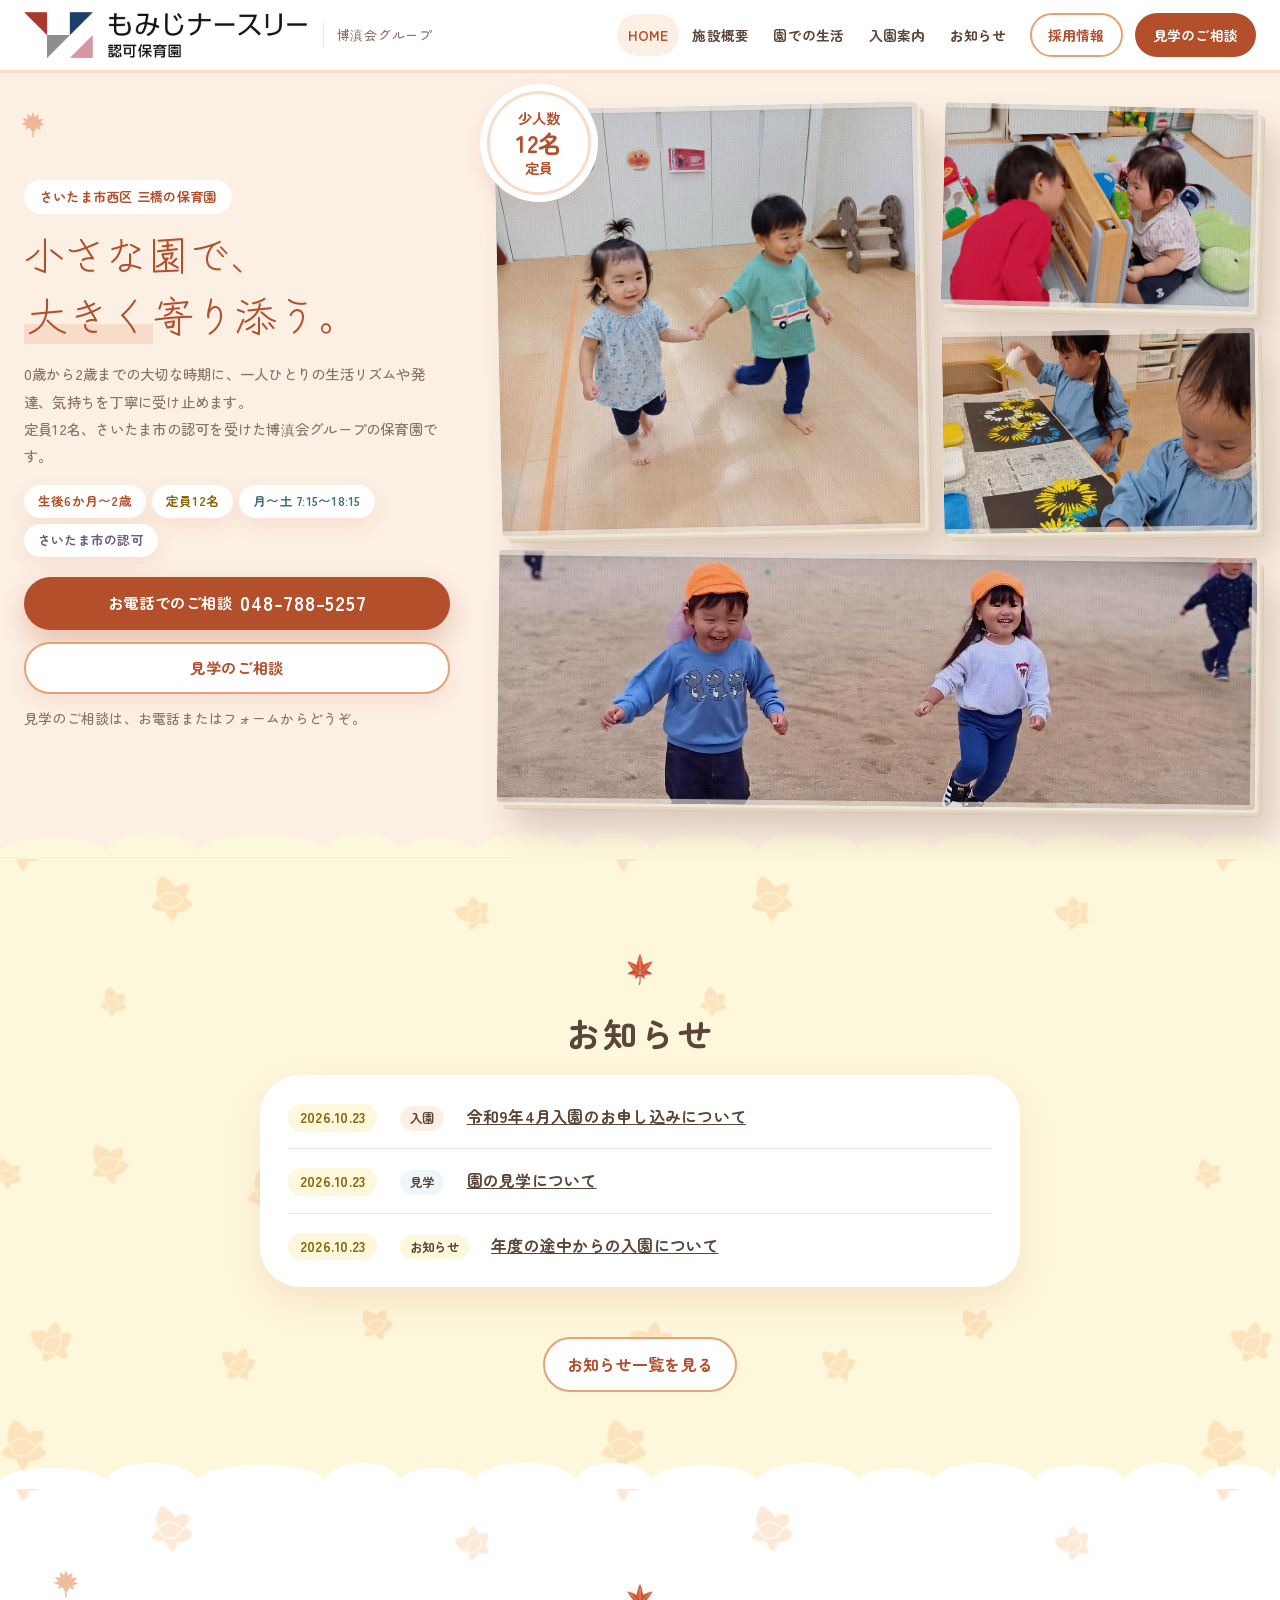
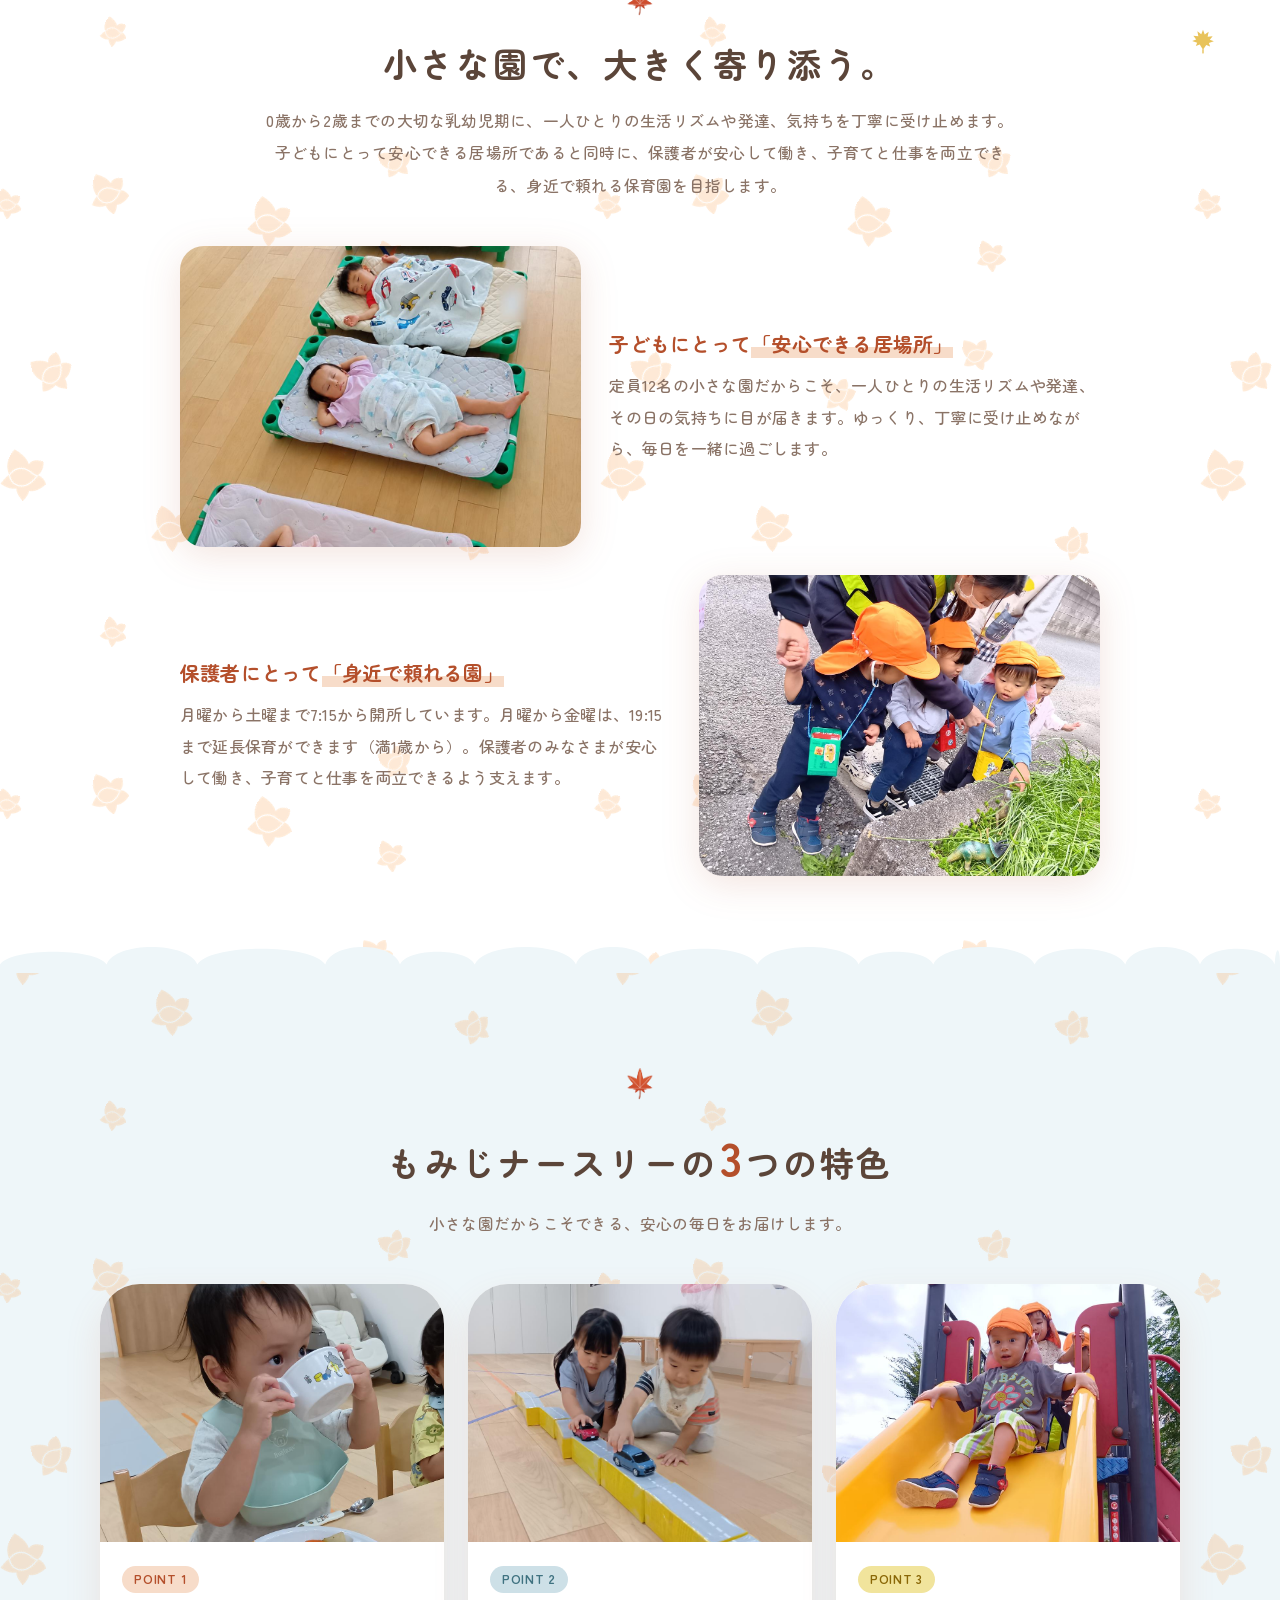
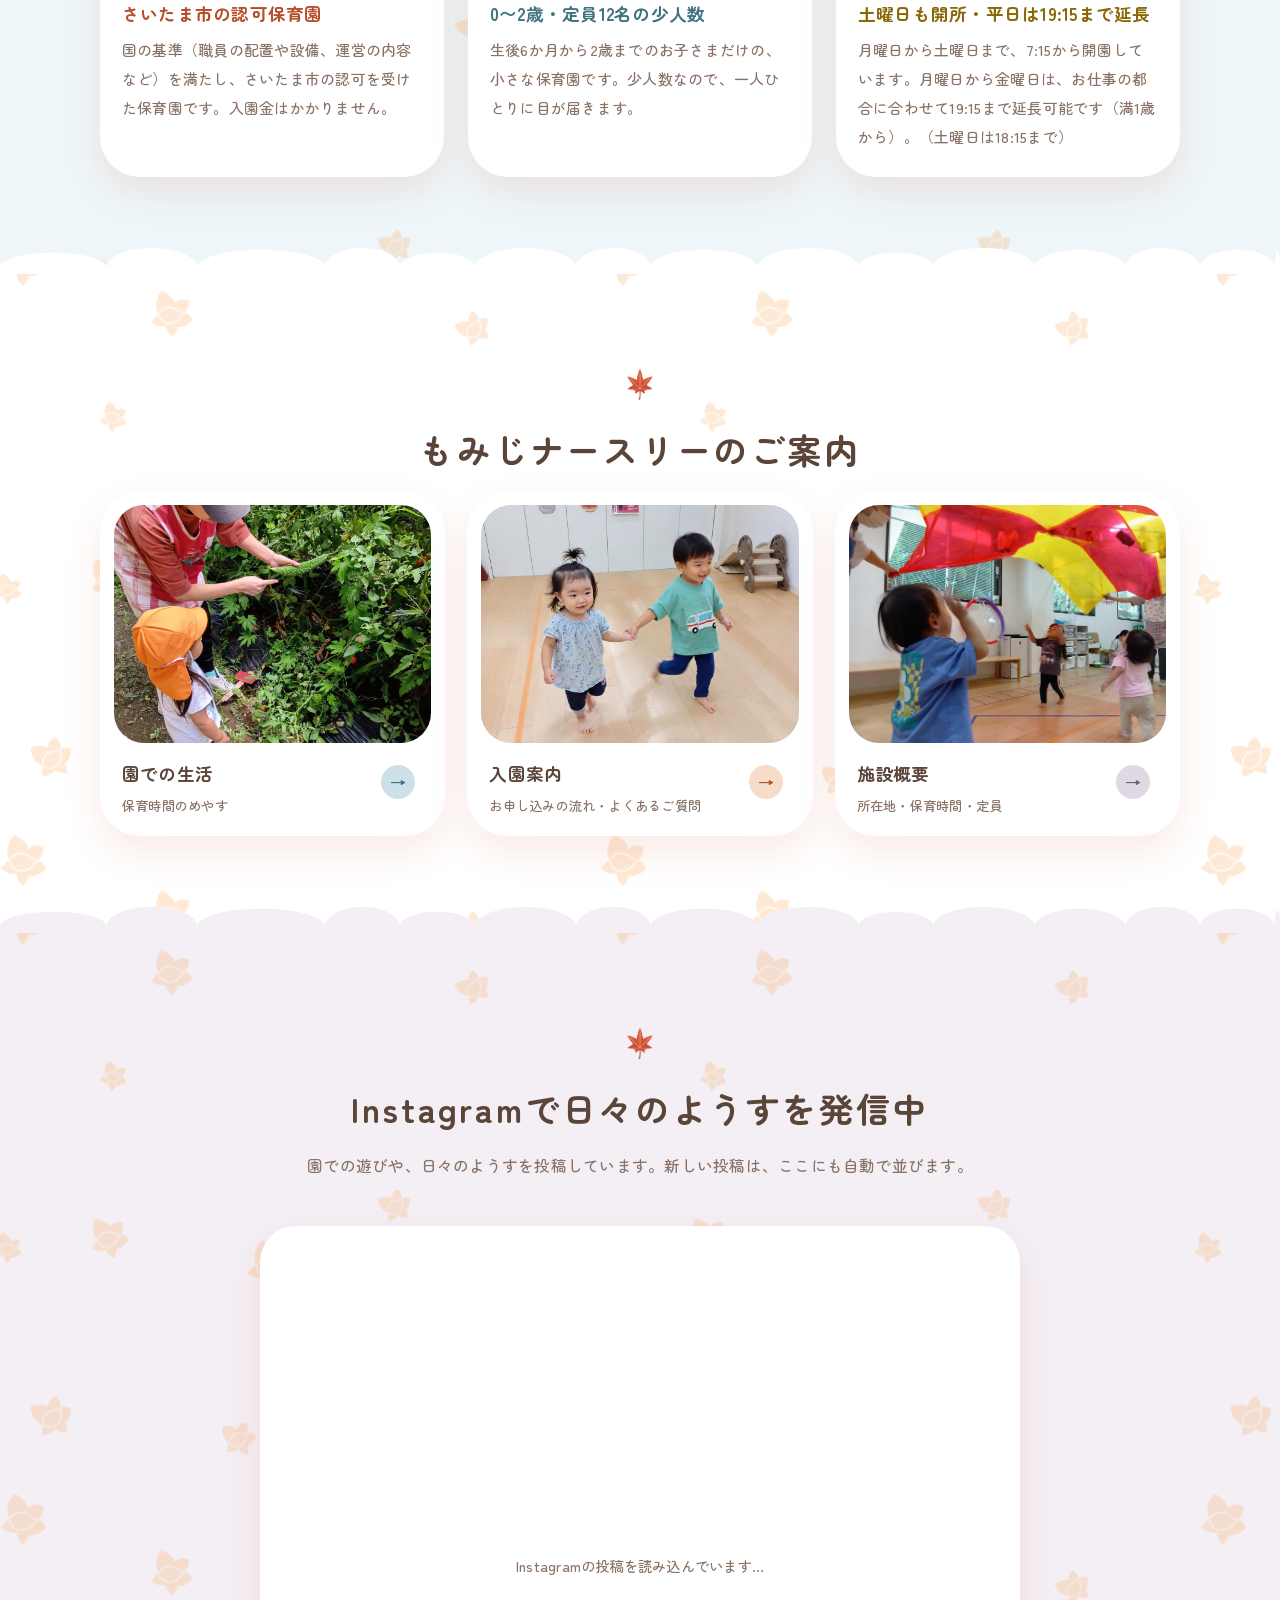
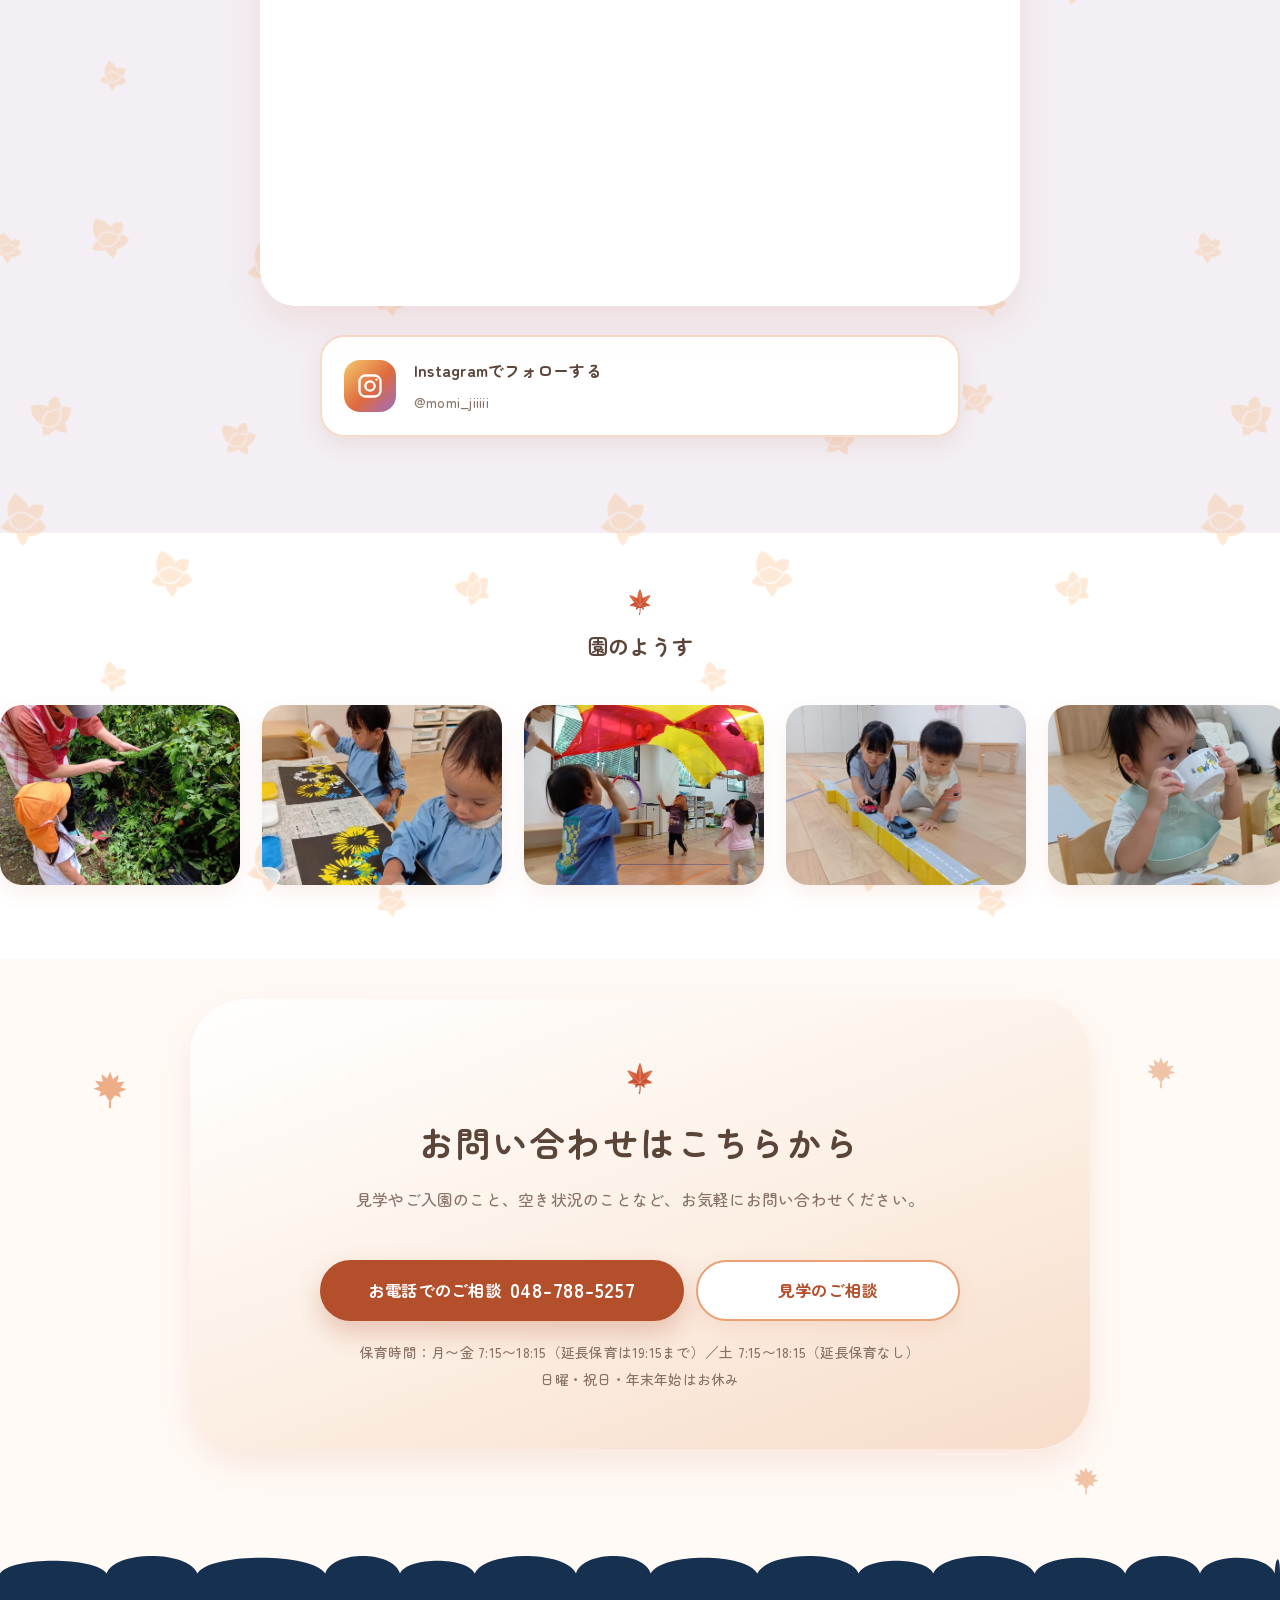
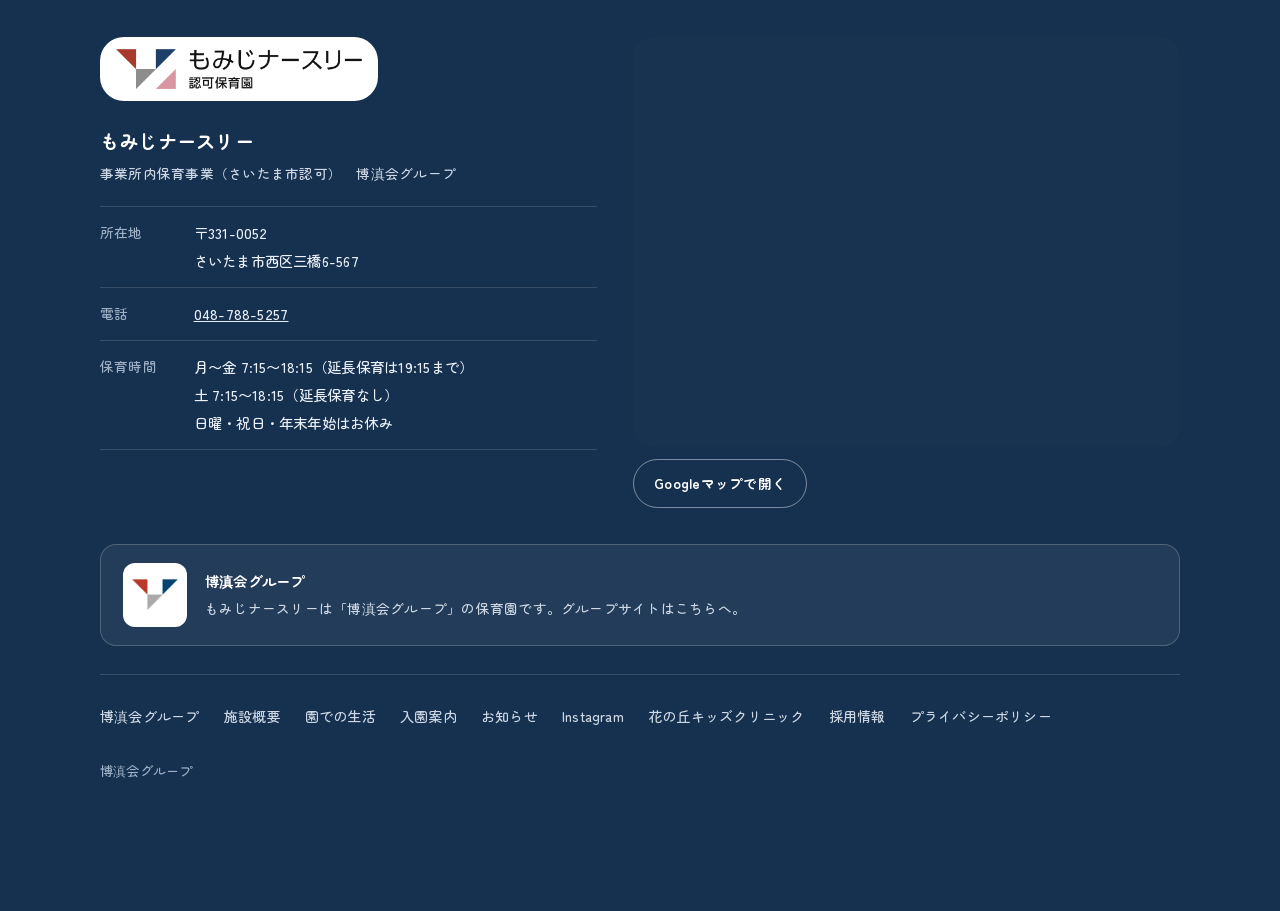
<file: index.html>
<!DOCTYPE html>
<html lang="ja">
<head>
<meta charset="UTF-8">
<meta name="viewport" content="width=device-width, initial-scale=1">
<title>もみじナースリー｜さいたま市西区三橋の0〜2歳児の保育園｜博滇会グループ</title>
<!-- ★お試し公開のあいだは検索結果に出ないようにしています。本番公開のときはこの1行を削除してください★ -->
<meta name="robots" content="noindex,nofollow">
<meta name="description" content="小さな園で、大きく寄り添う。もみじナースリー（さいたま市西区三橋）は、博滇会グループの事業所内保育事業（さいたま市認可）の保育園です。生後6か月〜2歳、定員12名。月〜土 7:15〜18:15（月〜金は延長保育で19:15まで）。">
<link rel="icon" href="momiji-leaf.png">
<link rel="preconnect" href="https://fonts.googleapis.com">
<link rel="preconnect" href="https://fonts.gstatic.com" crossorigin>
<link href="https://fonts.googleapis.com/css2?family=Zen+Maru+Gothic:wght@500;700&display=swap" rel="stylesheet">
<link href="https://fonts.googleapis.com/css2?family=Zen+Kurenaido&display=swap&text=%E3%80%81%E3%80%82%E3%81%86%E3%81%8D%E3%81%8F%E3%81%95%E3%81%98%E3%81%A7%E3%81%AA%E3%81%BF%E3%82%82%E3%82%8A%E3%82%B9%E3%83%8A%E3%83%AA%E3%83%BC%E5%9C%92%E5%A4%A7%E5%AF%84%E5%B0%8F%E6%B7%BB" rel="stylesheet">
<link rel="stylesheet" href="style.css?v=202610301609">
</head>
<body>
<!--
  もみじナースリー（博滇会グループ）　5ページ版　2026-10-23
  作りと構成は、さくらナースリーの5ページ版と同じです。色はもみじの秋の色にしています。
  中身は、さいたま市の施設ページ（もみじナースリー）と市の資料の内容をもとにしています。
  ★写真（harvest1.jpg など15枚）は、ほかのファイルと同じ場所に置いています（2026-10-30）。
-->
<svg width="0" height="0" style="position:absolute" aria-hidden="true">
  <defs>
    <symbol id="i-heart" viewBox="0 0 24 24"><path d="M12 20.5S3.5 15.2 3.5 9.6A4.3 4.3 0 0 1 12 7.5a4.3 4.3 0 0 1 8.5 2.1c0 5.6-8.5 10.9-8.5 10.9z" fill="currentColor"/></symbol>
    <symbol id="i-petal" viewBox="0 0 24 24"><path d="M12 1.5l1.6 4.6 3.6-2.6-.9 4.6 4.6-.6-2.6 3.4 3.7 1.4-4.6 1.6 1.2 3.2-3.6-1.4L12 20l-3-4.7-3.6 1.4 1.2-3.2L2 11.9l3.7-1.4L3.1 7.1l4.6.6-.9-4.6 3.6 2.6z" fill="currentColor"/><path d="M12 20v3" stroke="currentColor" stroke-width="1.3" stroke-linecap="round"/></symbol>
    <symbol id="kid" viewBox="0 0 40 70"><ellipse cx="20" cy="49" rx="11" ry="13" fill="currentColor"/><ellipse cx="9.5" cy="44" rx="3.2" ry="6" fill="currentColor" transform="rotate(25 9.5 44)"/><ellipse cx="30.5" cy="44" rx="3.2" ry="6" fill="currentColor" transform="rotate(-25 30.5 44)"/><ellipse cx="15" cy="64" rx="4" ry="3.6" fill="#f6d8c4"/><ellipse cx="25" cy="64" rx="4" ry="3.6" fill="#f6d8c4"/><circle cx="20" cy="20" r="13" fill="#fbe3d1"/><path d="M7 19c0-8 6-13 13-13s13 5 13 13c-3-3-6-5-9-5-1 2-4 3-8 3-4 0-7 1-9 2z" fill="#a9724a"/><circle cx="15.5" cy="22" r="1.5" fill="#4a3a35"/><circle cx="24.5" cy="22" r="1.5" fill="#4a3a35"/><ellipse cx="12.5" cy="26" rx="2.4" ry="1.6" fill="#f3a5a5" opacity=".75"/><ellipse cx="27.5" cy="26" rx="2.4" ry="1.6" fill="#f3a5a5" opacity=".75"/><path d="M18 26.5q2 1.6 4 0" stroke="#c4705e" stroke-width="1.1" fill="none" stroke-linecap="round"/></symbol>
  </defs>
</svg>
<header class="header">
  <a class="header__id" href="index.html">
    <img class="header__logoimg" src="logo-momiji.png" alt="もみじナースリー 認可保育園" width="836" height="136">
    <span class="group header__grp">博滇会グループ</span>
  </a>
  <nav class="gn" aria-label="サイトのご案内">
    <ul class="gn__list" id="gn-list"><li><a class="gn__a is-cur" href="index.html" aria-current="page">HOME</a></li><li><a class="gn__a" href="about.html">施設概要</a></li><li><a class="gn__a" href="life.html">園での生活</a></li><li><a class="gn__a" href="guide.html">入園案内</a></li><li><a class="gn__a" href="news.html">お知らせ</a></li></ul>
    <!-- ▼法人の採用サイト（うしろの ?utm_... は消さないでください） -->
    <a class="gn__recruit" id="btn-recruit-header" href="https://arwrk.net/recruit/hakushinkai?utm_source=momiji-nursery&amp;utm_medium=site&amp;utm_campaign=recruit" target="_blank" rel="noopener">採用情報</a>
    <a class="gnav__cta gn__cta" id="btn-visit-header" href="https://hakushinkai.jp/contact/?from=momiji-nursery&amp;place=header">見学のご相談</a>
    <button class="gn__toggle" type="button" aria-expanded="false" aria-controls="gn-list" aria-label="メニューを開く">
      <span class="gn__bars" aria-hidden="true"><span></span><span></span><span></span></span><span class="gn__togtxt">メニュー</span>
    </button>
  </nav>
</header>
<!-- ===== 1枚目 ===== -->
<main class="fv dots wave-bottom pink-sec">
  <span class="float float--a" style="width:28px;height:28px;left:1.5%;top:40px;color:var(--pink2)" aria-hidden="true"><svg><use href="#i-petal"/></svg></span>
  <span class="float float--b" style="width:34px;height:34px;right:6%;top:90px;color:var(--yel1)" aria-hidden="true"><svg><use href="#i-petal"/></svg></span>
  <span class="float float--a" style="width:22px;height:22px;left:44%;bottom:70px;color:var(--pink1)" aria-hidden="true"><svg><use href="#i-petal"/></svg></span>
  <span class="float float--b" style="width:24px;height:24px;right:3%;bottom:120px;color:var(--yel2)" aria-hidden="true"><svg><use href="#i-petal"/></svg></span>

  <div class="fv__grid">
    <div class="fv__copy">
      <h1 class="sr-only">もみじナースリー（さいたま市西区三橋）｜0〜2歳児の小さな保育園｜博滇会グループ</h1>
      <span class="fv__place">さいたま市西区 三橋の保育園</span>
      <!-- ★見せ場の一行：事業所のミッション「小さな園で、大きく寄り添う。」★ -->
      <p class="lead" aria-hidden="true"><span>小さな園で、</span><br><span><em>大きく</em>寄り添う。</span></p>
      <p class="fv__text">0歳から2歳までの大切な時期に、一人ひとりの生活リズムや発達、気持ちを丁寧に受け止めます。<br>定員12名、さいたま市の認可を受けた博滇会グループの保育園です。</p>
      <ul class="tags">
        <li>生後6か月〜2歳</li>
        <li>定員12名</li>
        <li>月〜土 7:15〜18:15</li>
        <li>さいたま市の認可</li>
      </ul>
      <div class="actions">
        <a class="btn btn--tel" id="btn-tel" href="tel:0487885257"><span>お電話でのご相談</span><span class="num-t">048-788-5257</span></a>
        <a class="btn btn--visit" id="btn-visit" href="https://hakushinkai.jp/contact/?from=momiji-nursery&amp;place=fv"><span>見学のご相談</span></a>
      </div>
      <p class="fv__note">見学のご相談は、お電話またはフォームからどうぞ。</p>
    </div>

    <div class="fv__photo">
      <span class="fv__badge" aria-hidden="true"><span>少人数<b>12名</b>定員</span></span>
      <div class="collage">
        <figure class="pic c-a"><img src="runin.jpg" style="object-position:50% 48%" alt="保育室をかけっこする子どもたち"></figure>
        <figure class="pic c-b"><img src="toys.jpg" style="object-position:50% 22%" alt="おもちゃで遊ぶ子どもたち"></figure>
        <figure class="pic c-c"><img src="craft.jpg" style="object-position:72% 30%" alt="ひまわりの絵を作る製作あそび"></figure>
        <figure class="pic c-d"><img src="runout.jpg" style="object-position:50% 38%" alt="広場をかけっこする子どもたち"></figure>
      </div>
    </div>
  </div>
</main>

<!-- ===== お知らせ ===== -->
<section class="section section--pink dots wave-top tint-yel yel-sec" aria-labelledby="news-title">
  <div class="wrap">
    <h2 class="h2" id="news-title">お知らせ</h2>
    <ul class="news"><li><time>2026.10.23</time><span class="news__cat k-pink">入園</span><a href="news.html#n-nyuen">令和9年4月入園のお申し込みについて</a></li><li><time>2026.10.23</time><span class="news__cat k-sky">見学</span><a href="news.html#n-kengaku">園の見学について</a></li><li><time>2026.10.23</time><span class="news__cat k-yel">お知らせ</span><a href="news.html#n-tochu">年度の途中からの入園について</a></li></ul>
    <p class="center" style="margin-top:2em"><a class="linkbtn" href="news.html">お知らせ一覧を見る</a></p>
  </div>
</section>

<!-- ===== わたしたちの想い（事業所のミッション） ===== -->
<section class="section section--white wave-top white-sec" aria-labelledby="about-title">
  <span class="float float--a" style="width:30px;height:30px;left:4%;top:80px;color:var(--pink2)" aria-hidden="true"><svg><use href="#i-petal"/></svg></span>
  <span class="float float--b" style="width:26px;height:26px;right:5%;top:140px;color:var(--yel1)" aria-hidden="true"><svg><use href="#i-petal"/></svg></span>
  <div class="wrap">
    <h2 class="h2" id="about-title"><span>小さな園で、</span><span>大きく寄り添う。</span></h2>
    <p class="lede">0歳から2歳までの大切な乳幼児期に、一人ひとりの生活リズムや発達、気持ちを丁寧に受け止めます。子どもにとって安心できる居場所であると同時に、保護者が安心して働き、子育てと仕事を両立できる、身近で頼れる保育園を目指します。</p>
    <div class="hagu">
      <div class="hagu__item">
        <div class="hagu__pic"><img src="nap.jpg" style="object-position:50% 50%" alt="お昼寝の時間" loading="lazy"></div>
        <div class="hagu__body"><h3>子どもにとって<em>「安心できる居場所」</em></h3><p>定員12名の小さな園だからこそ、一人ひとりの生活リズムや発達、その日の気持ちに目が届きます。ゆっくり、丁寧に受け止めながら、毎日を一緒に過ごします。</p></div>
      </div>
      <div class="hagu__item">
        <div class="hagu__pic"><img src="walk.jpg" style="object-position:45% 45%" alt="保育者と手をつないでお散歩" loading="lazy"></div>
        <div class="hagu__body"><h3>保護者にとって<em>「身近で頼れる園」</em></h3><p>月曜から土曜まで7:15から開所しています。月曜から金曜は、19:15まで延長保育ができます（満1歳から）。保護者のみなさまが安心して働き、子育てと仕事を両立できるよう支えます。</p></div>
      </div>
    </div>
  </div>
</section>

<!-- ===== もみじの特色 ===== -->
<section class="section section--pink dots wave-top tint-sky sky-sec" aria-labelledby="feature-title">
  <div class="wrap">
    <h2 class="h2" id="feature-title"><span>もみじナースリーの</span><span><span class="num">3</span>つの特色</span></h2>
    <p class="lede">小さな園だからこそできる、安心の毎日をお届けします。</p>
    <!-- ★3つの特色は、さいたま市のページにある事実だけで作っています。園のおすすめポイントが届いたら差し替えてください -->
    <div class="features features--3">
      <article class="fcard k-pink">
        <div class="fcard__pic"><img src="lunch.jpg" style="object-position:45% 22%" alt="給食を食べる子ども" loading="lazy"></div>
        <div class="fcard__body"><span class="fcard__pt">POINT 1</span><h3>さいたま市の認可保育園</h3><p>国の基準（職員の配置や設備、運営の内容など）を満たし、さいたま市の認可を受けた保育園です。入園金はかかりません。</p></div>
      </article>
      <article class="fcard k-sky">
        <div class="fcard__pic"><img src="cars.jpg" style="object-position:50% 50%" alt="くるまのおもちゃで遊ぶ子どもたち" loading="lazy"></div>
        <div class="fcard__body"><span class="fcard__pt">POINT 2</span><h3>0〜2歳・定員12名の少人数</h3><p>生後6か月から2歳までのお子さまだけの、小さな保育園です。少人数なので、一人ひとりに目が届きます。</p></div>
      </article>
      <article class="fcard k-yel">
        <div class="fcard__pic"><img src="slide.jpg" style="object-position:50% 42%" alt="すべり台で遊ぶ子どもたち" loading="lazy"></div>
        <div class="fcard__body"><span class="fcard__pt">POINT 3</span><h3>土曜日も開所・平日は19:15まで延長</h3><p>月曜日から土曜日まで、7:15から開園しています。月曜日から金曜日は、お仕事の都合に合わせて19:15まで延長可能です（満1歳から）。（土曜日は18:15まで）</p></div>
      </article>
    </div>
  </div>
</section>

<!-- ===== 各ページへの入口 ===== -->
<section class="section section--white wave-top white-sec" aria-labelledby="tiles-title">
  <div class="wrap">
    <h2 class="h2" id="tiles-title"><span>もみじナースリーの</span><span>ご案内</span></h2>
    <div class="tiles">
      <a class="tile k-sky" href="life.html"><img src="harvest1.jpg" style="object-position:35% 45%" alt="" loading="lazy"><span class="tile__t">園での生活<small>保育時間のめやす</small></span></a>
      <a class="tile k-pink" href="guide.html"><img src="runin.jpg" style="object-position:50% 48%" alt="" loading="lazy"><span class="tile__t">入園案内<small>お申し込みの流れ・よくあるご質問</small></span></a>
      <a class="tile k-pur" href="about.html"><img src="balloon.jpg" style="object-position:45% 70%" alt="" loading="lazy"><span class="tile__t">施設概要<small>所在地・保育時間・定員</small></span></a>
    </div>
  </div>
</section>

<!-- ===== Instagram（最新の投稿が自動で並ぶ） ===== -->
<!-- インスタのプロフィールの埋め込み（ログイン不要）。インスタ側の都合で表示されなくなった場合は、下のボタンだけ残ります -->
<section class="section section--pink wave-top tint-pur pur-sec" id="instagram" aria-labelledby="ig-title">
  <div class="wrap">
    <h2 class="h2" id="ig-title"><span>Instagramで</span><span>日々のようすを発信中</span></h2>
    <p class="lede">園での遊びや、日々のようすを投稿しています。新しい投稿は、ここにも自動で並びます。</p>
    <div class="igbox"><p class="igbox__wait" aria-hidden="true">Instagramの投稿を読み込んでいます…</p><iframe src="https://www.instagram.com/momi_jiiiii/embed/" title="もみじナースリーのInstagram"></iframe></div>
    <a class="insta" id="btn-insta-top" href="https://www.instagram.com/momi_jiiiii/" target="_blank" rel="noopener">
      <span class="insta__ico" aria-hidden="true"><svg viewBox="0 0 24 24" fill="none" stroke="#fff" stroke-width="2"><rect x="3" y="3" width="18" height="18" rx="5"/><circle cx="12" cy="12" r="4"/><circle cx="17.5" cy="6.5" r="1" fill="#fff" stroke="none"/></svg></span>
      <span><strong>Instagramでフォローする</strong><small>@momi_jiiiii</small></span>
    </a>
  </div>
</section>
<!-- ===== 園のようす（写真が流れる帯） ===== -->
<section class="strip strip--nocap" aria-label="園のようす">
  <h2 class="strip__ttl">園のようす</h2>
  <div class="strip__track"><figure class="strip__item"><img src="harvest1.jpg" style="object-position:35% 45%" alt="畑で野菜を収穫する子どもと保育者" loading="lazy"></figure><figure class="strip__item"><img src="craft.jpg" style="object-position:72% 30%" alt="ひまわりの絵を作る製作あそび" loading="lazy"></figure><figure class="strip__item"><img src="balloon.jpg" style="object-position:45% 70%" alt="バルーンの下で遊ぶ子どもたち" loading="lazy"></figure><figure class="strip__item"><img src="cars.jpg" style="object-position:50% 50%" alt="くるまのおもちゃで遊ぶ子どもたち" loading="lazy"></figure><figure class="strip__item"><img src="lunch.jpg" style="object-position:45% 22%" alt="給食を食べる子ども" loading="lazy"></figure><figure class="strip__item"><img src="slide.jpg" style="object-position:50% 42%" alt="すべり台で遊ぶ子どもたち" loading="lazy"></figure><figure class="strip__item"><img src="runin.jpg" style="object-position:50% 48%" alt="保育室をかけっこする子どもたち" loading="lazy"></figure><figure class="strip__item"><img src="tree.jpg" style="object-position:45% 50%" alt="お散歩で木の枝に手をのばす子ども" loading="lazy"></figure><figure class="strip__item"><img src="toys.jpg" style="object-position:50% 22%" alt="おもちゃで遊ぶ子どもたち" loading="lazy"></figure><figure class="strip__item"><img src="walk.jpg" style="object-position:45% 45%" alt="保育者と手をつないでお散歩" loading="lazy"></figure><figure class="strip__item"><img src="runout.jpg" style="object-position:50% 38%" alt="広場をかけっこする子どもたち" loading="lazy"></figure><figure class="strip__item"><img src="halloween.jpg" style="object-position:50% 30%" alt="ハロウィンのお菓子をもらう子どもたち" loading="lazy"></figure><figure class="strip__item"><img src="nap.jpg" style="object-position:50% 50%" alt="お昼寝の時間" loading="lazy"></figure><figure class="strip__item"><img src="elder.jpg" style="object-position:55% 55%" alt="おばあちゃんとふれあう子ども" loading="lazy"></figure><figure class="strip__item"><img src="harvest2.jpg" style="object-position:45% 55%" alt="畑の野菜にふれる子どもたち" loading="lazy"></figure><div class="strip__dup" aria-hidden="true"><figure class="strip__item"><img src="harvest1.jpg" style="object-position:35% 45%" alt="" aria-hidden="true" loading="lazy"></figure><figure class="strip__item"><img src="craft.jpg" style="object-position:72% 30%" alt="" aria-hidden="true" loading="lazy"></figure><figure class="strip__item"><img src="balloon.jpg" style="object-position:45% 70%" alt="" aria-hidden="true" loading="lazy"></figure><figure class="strip__item"><img src="cars.jpg" style="object-position:50% 50%" alt="" aria-hidden="true" loading="lazy"></figure><figure class="strip__item"><img src="lunch.jpg" style="object-position:45% 22%" alt="" aria-hidden="true" loading="lazy"></figure><figure class="strip__item"><img src="slide.jpg" style="object-position:50% 42%" alt="" aria-hidden="true" loading="lazy"></figure><figure class="strip__item"><img src="runin.jpg" style="object-position:50% 48%" alt="" aria-hidden="true" loading="lazy"></figure><figure class="strip__item"><img src="tree.jpg" style="object-position:45% 50%" alt="" aria-hidden="true" loading="lazy"></figure><figure class="strip__item"><img src="toys.jpg" style="object-position:50% 22%" alt="" aria-hidden="true" loading="lazy"></figure><figure class="strip__item"><img src="walk.jpg" style="object-position:45% 45%" alt="" aria-hidden="true" loading="lazy"></figure><figure class="strip__item"><img src="runout.jpg" style="object-position:50% 38%" alt="" aria-hidden="true" loading="lazy"></figure><figure class="strip__item"><img src="halloween.jpg" style="object-position:50% 30%" alt="" aria-hidden="true" loading="lazy"></figure><figure class="strip__item"><img src="nap.jpg" style="object-position:50% 50%" alt="" aria-hidden="true" loading="lazy"></figure><figure class="strip__item"><img src="elder.jpg" style="object-position:55% 55%" alt="" aria-hidden="true" loading="lazy"></figure><figure class="strip__item"><img src="harvest2.jpg" style="object-position:45% 55%" alt="" aria-hidden="true" loading="lazy"></figure></div></div>
</section>
<!-- ===== 最後のご相談 ===== -->
<section class="cta" aria-labelledby="cta-title">
  <span class="float float--a is-yel" style="width:40px;height:40px;left:7%;top:110px;color:#fff" aria-hidden="true"><svg><use href="#i-petal"/></svg></span>
  <span class="float float--b" style="width:34px;height:34px;right:8%;top:96px;color:#fff" aria-hidden="true"><svg><use href="#i-petal"/></svg></span>
  <span class="float float--a" style="width:30px;height:30px;right:14%;bottom:50px;color:#fff" aria-hidden="true"><svg><use href="#i-petal"/></svg></span>
  <div class="wrap">
    <h2 class="h2" id="cta-title"><span>お問い合わせは</span><span>こちらから</span></h2>
    <p class="lede" style="text-align:center">見学やご入園のこと、空き状況のことなど、お気軽にお問い合わせください。</p>
    <div class="actions">
      <a class="btn btn--tel" id="btn-tel-2" href="tel:0487885257"><span>お電話でのご相談</span><span class="num-t">048-788-5257</span></a>
      <a class="btn btn--visit" id="btn-visit-2" href="https://hakushinkai.jp/contact/?from=momiji-nursery&amp;place=cta"><span>見学のご相談</span></a>
    </div>
    <p class="note">保育時間：月〜金 7:15〜18:15（延長保育は19:15まで）／土 7:15〜18:15（延長保育なし）<br>日曜・祝日・年末年始はお休み</p>
  </div>
</section>
<!-- ===== フッター ===== -->
<footer class="footer">
  <div class="wrap footer__grid">
    <div>
      <span class="footer__logo"><img src="logo-momiji.png" alt="もみじナースリー 認可保育園" width="836" height="136" loading="lazy"></span>
      <span class="name">もみじナースリー</span>
      <span class="name-sub">事業所内保育事業（さいたま市認可）　博滇会グループ</span>
      <dl class="access">
        <div><dt>所在地</dt><dd>〒331-0052<br>さいたま市西区三橋6-567</dd></div>
        <div><dt>電話</dt><dd><a href="tel:0487885257">048-788-5257</a></dd></div>
        <div><dt>保育時間</dt><dd>月〜金 7:15〜18:15（延長保育は19:15まで）<br>土 7:15〜18:15（延長保育なし）<br>日曜・祝日・年末年始はお休み</dd></div>
      </dl>
    </div>
    <div>
      <iframe src="https://maps.google.com/maps?q=%E5%9F%BC%E7%8E%89%E7%9C%8C%E3%81%95%E3%81%84%E3%81%9F%E3%81%BE%E5%B8%82%E8%A5%BF%E5%8C%BA%E4%B8%89%E6%A9%8B6-567&amp;z=16&amp;output=embed" title="もみじナースリーの地図" loading="lazy" referrerpolicy="no-referrer-when-downgrade"></iframe>
      <a class="map-link" id="btn-map" href="https://www.google.com/maps/search/?api=1&amp;query=%E5%9F%BC%E7%8E%89%E7%9C%8C%E3%81%95%E3%81%84%E3%81%9F%E3%81%BE%E5%B8%82%E8%A5%BF%E5%8C%BA%E4%B8%89%E6%A9%8B6-567" target="_blank" rel="noopener">Googleマップで開く</a>
    </div>
  </div>
  <div class="wrap">
    <a class="orgcard" id="btn-org" href="https://hakushinkai.jp/" target="_blank" rel="noopener">
      <span class="orgcard__logo" style="width:64px;height:64px;padding:8px;flex:none;display:flex;align-items:center;justify-content:center;background:#fff;border-radius:12px;overflow:hidden"><img src="logo-hakushinkai.png" alt="博滇会グループのマーク" width="240" height="164" style="width:100%;height:auto;max-height:100%;object-fit:contain;display:block"></span>
      <span><strong>博滇会グループ</strong><small>もみじナースリーは「博滇会グループ」の保育園です。グループサイトはこちらへ。</small></span>
    </a>
  </div>
  <nav class="wrap footer__links" aria-label="関連リンク">
    <a href="https://hakushinkai.jp/">博滇会グループ</a>
    <a href="about.html">施設概要</a><a href="life.html">園での生活</a><a href="guide.html">入園案内</a><a href="news.html">お知らせ</a>
    <a href="https://www.instagram.com/momi_jiiiii/" target="_blank" rel="noopener">Instagram</a>
    <a href="https://hakushinkai.jp/facilities/hananookakidsclinic/">花の丘キッズクリニック</a>
    <a id="btn-recruit-footer" href="https://arwrk.net/recruit/hakushinkai?utm_source=momiji-nursery&amp;utm_medium=site&amp;utm_campaign=recruit" target="_blank" rel="noopener">採用情報</a>
    <a href="https://hakushinkai.jp/privacy-policy/">プライバシーポリシー</a>
  </nav>
  <p class="wrap group">博滇会グループ</p>
</footer>

<!-- ===== 画面下のお問い合わせバー ===== -->
<div class="callbar">
  <div class="callbar__inner">
    <p class="callbar__msg">見学・ご相談は、お気軽にどうぞ。</p>
    <div class="callbar__btns">
      <a class="cbtn cbtn--tel" id="btn-tel-bar" href="tel:0487885257"><span class="only-sp">電話する</span><span class="only-pc">お電話&nbsp;&nbsp;048-788-5257</span></a>
      <a class="cbtn cbtn--visit" id="btn-visit-bar" href="https://hakushinkai.jp/contact/?from=momiji-nursery&amp;place=bar"><span class="only-sp">見学・相談</span><span class="only-pc">見学のご相談</span></a>
    </div>
  </div>
</div>
<script>
/* 画面下のバーを、1枚目のボタンと最後のご相談が見えているあいだだけ隠します。 */
(function () {
  var bar = document.querySelector('.callbar');
  if (!bar || !('IntersectionObserver' in window)) return;
  var fv = document.querySelector('.fv .actions');
  var cta = document.querySelector('.cta');
  var foot = document.querySelector('.footer');
  var s = { fv:false, cta:false, foot:false };
  var io = new IntersectionObserver(function (es) {
    es.forEach(function (e) { if (e.target === fv) s.fv = e.isIntersecting; else if (e.target === foot) s.foot = e.isIntersecting; else s.cta = e.isIntersecting; });
    bar.classList.toggle('is-hidden', s.fv || s.cta || s.foot);
  }, { threshold: 0.2 });
  if (fv) io.observe(fv);
  if (cta) io.observe(cta);
  if (foot) io.observe(foot);
})();
</script>
<script>
/* スマホのメニューの開け閉め */
(function(){
  var nav=document.querySelector('.gn'); if(!nav) return;
  var btn=nav.querySelector('.gn__toggle');
  function set(o){ nav.classList.toggle('is-open',o); btn.setAttribute('aria-expanded',o?'true':'false'); btn.setAttribute('aria-label',o?'メニューを閉じる':'メニューを開く'); }
  btn.addEventListener('click',function(){ set(btn.getAttribute('aria-expanded')!=='true'); });
  document.addEventListener('click',function(e){ if(!nav.contains(e.target)) set(false); });
  document.addEventListener('keydown',function(e){ if(e.key==='Escape') set(false); });
  nav.querySelectorAll('.gn__a').forEach(function(a){ a.addEventListener('click',function(){ set(false); }); });
})();
</script>
</body>
</html>
</file>
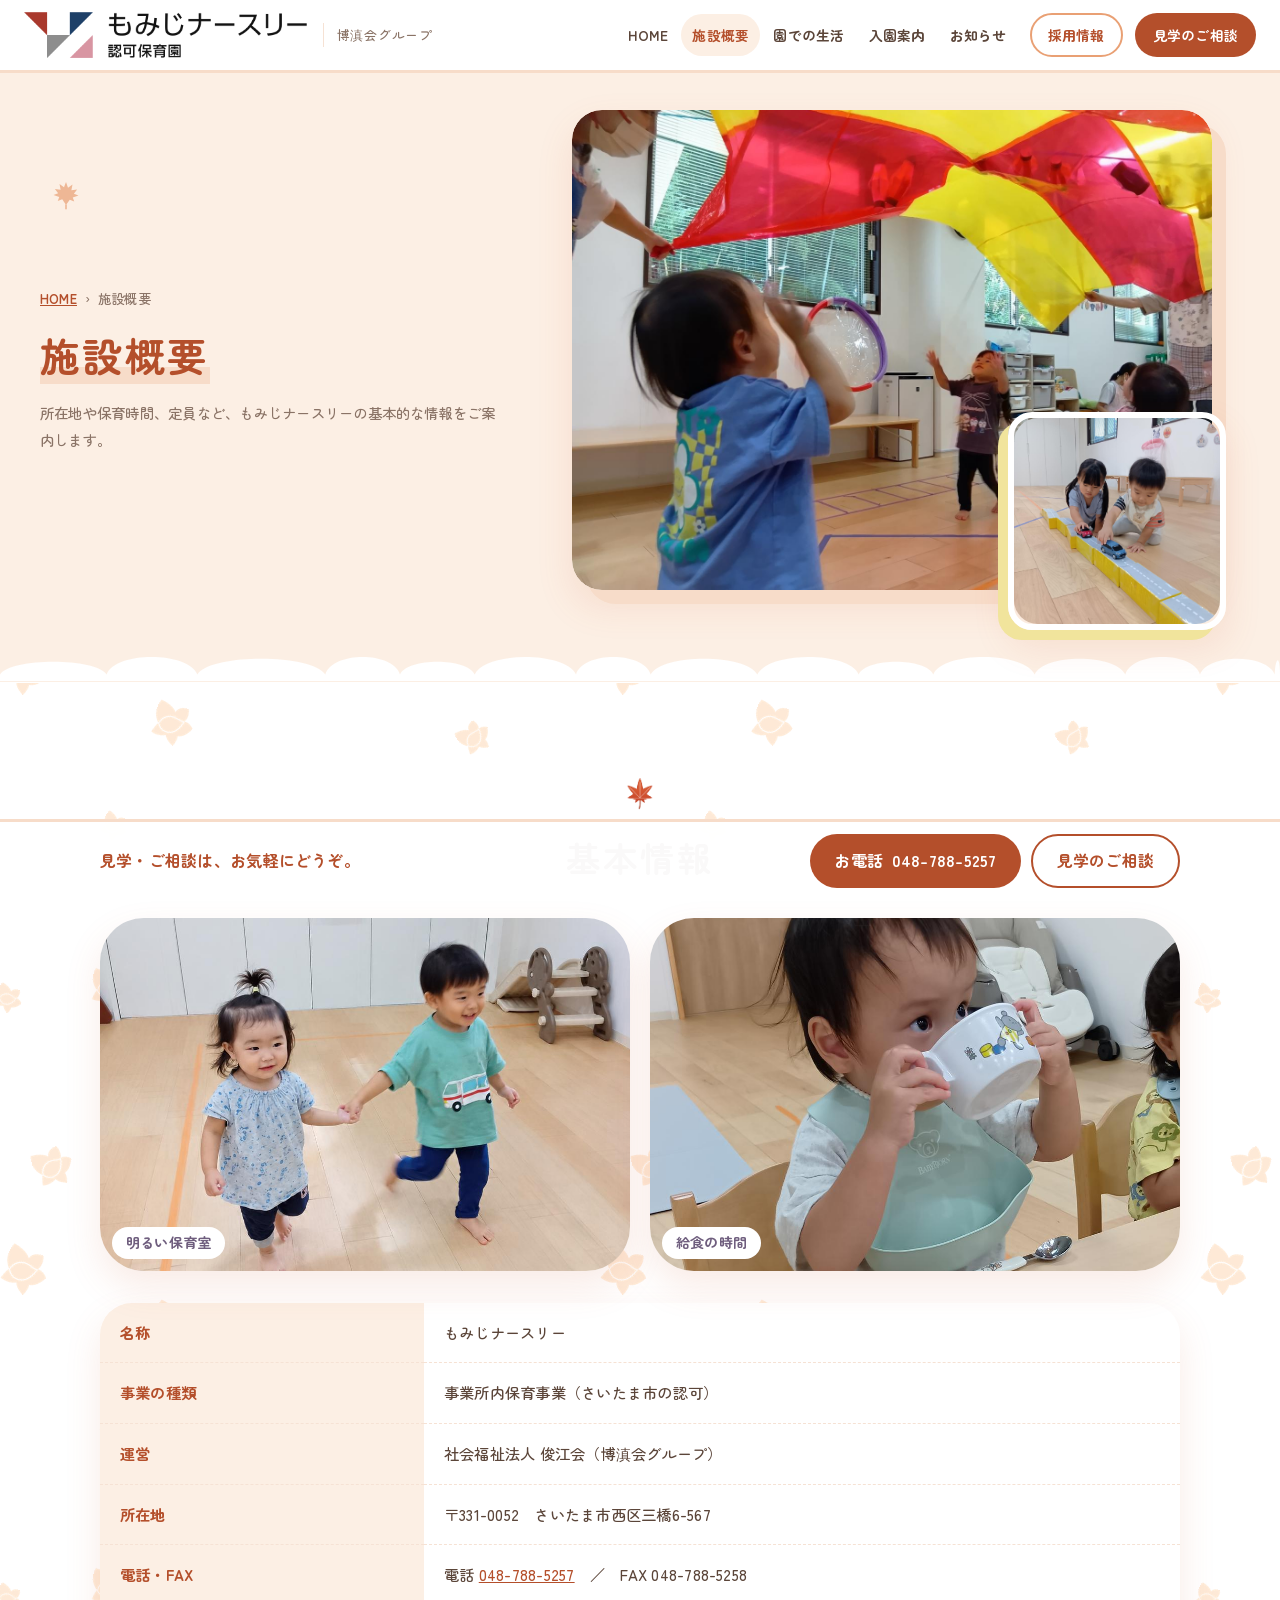
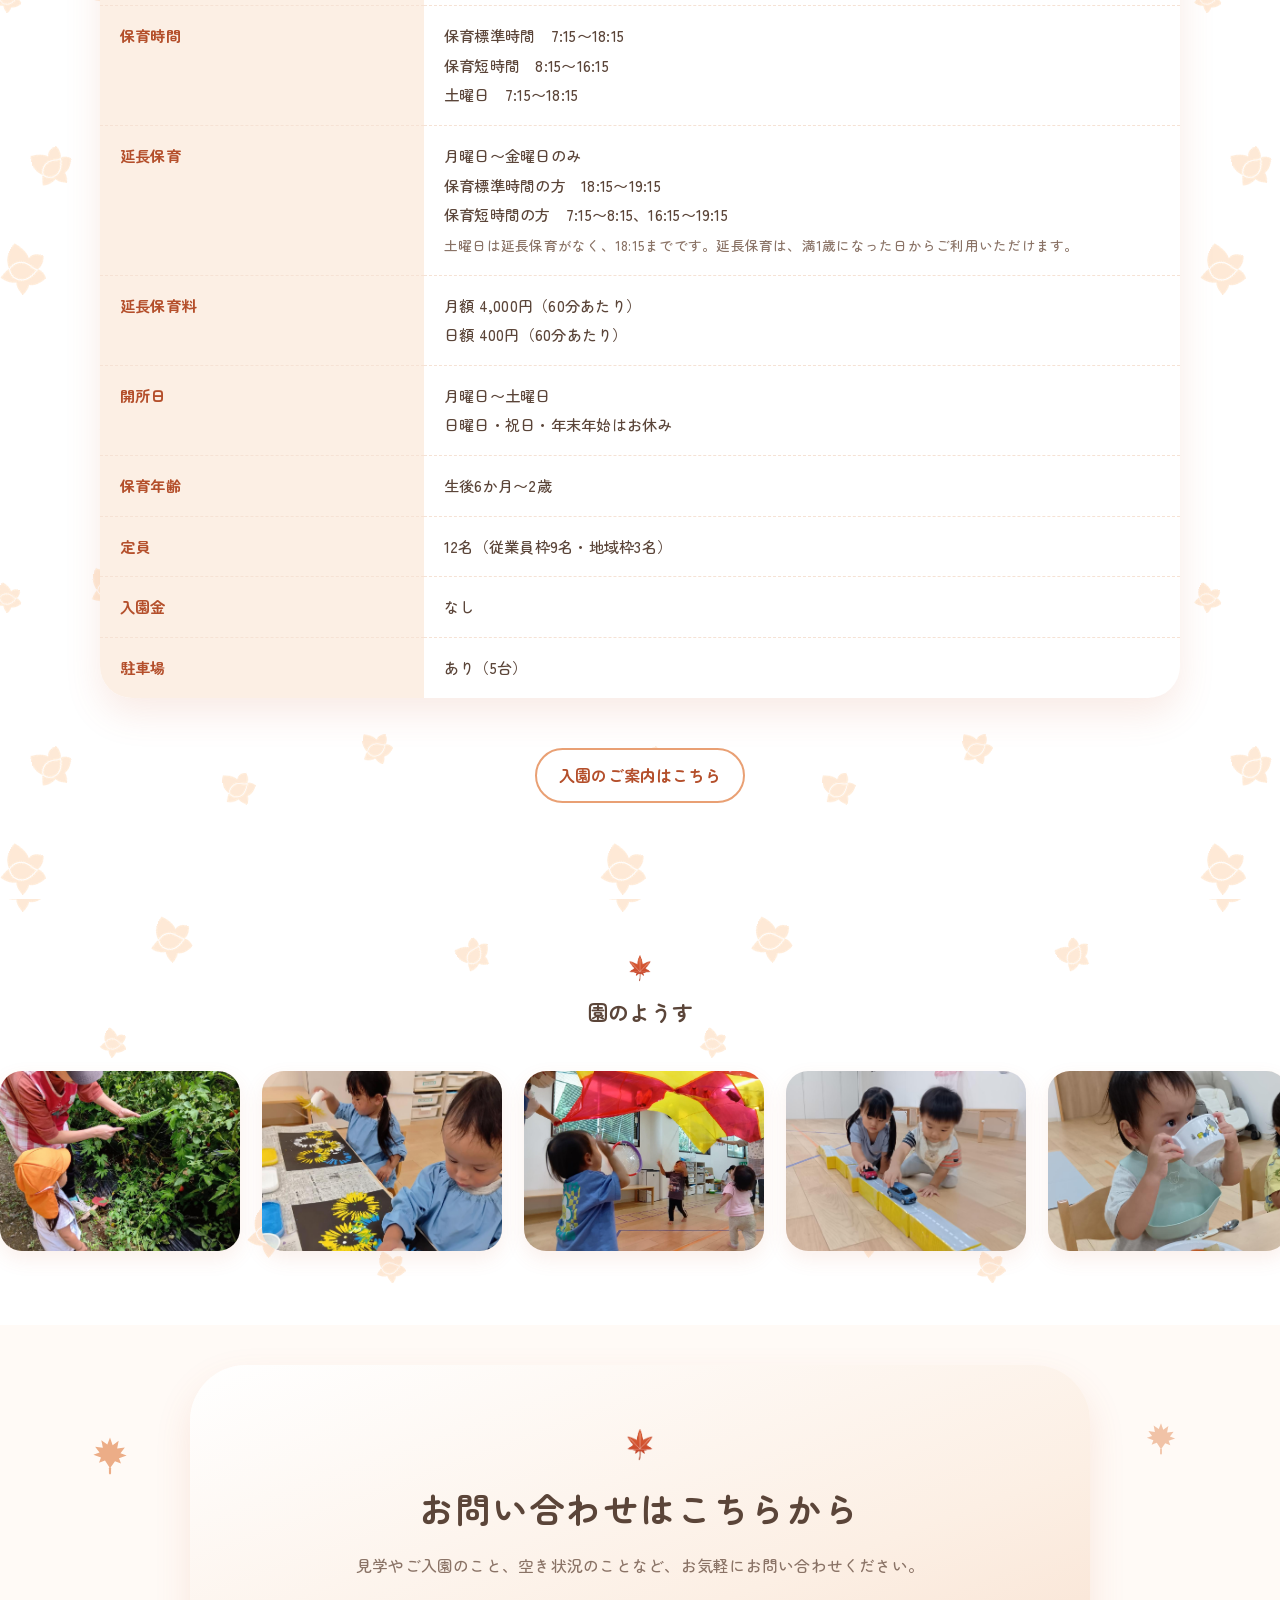
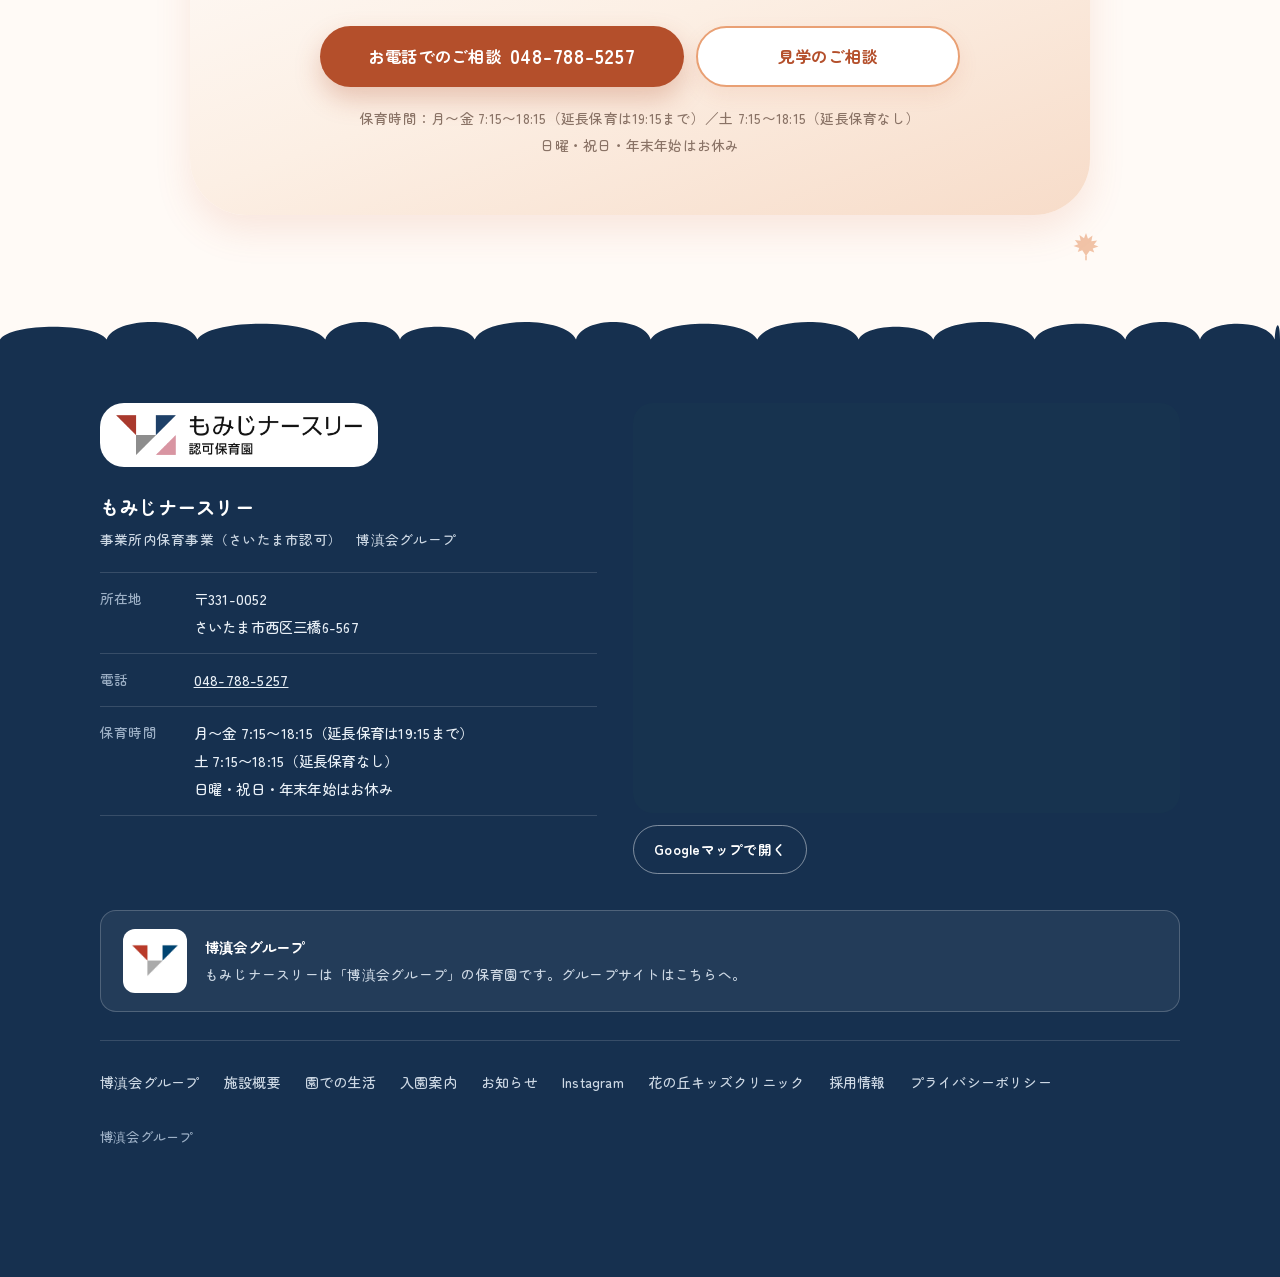
<file: about.html>
<!DOCTYPE html>
<html lang="ja">
<head>
<meta charset="UTF-8">
<meta name="viewport" content="width=device-width, initial-scale=1">
<title>施設概要｜もみじナースリー｜博滇会グループ</title>
<!-- ★お試し公開のあいだは検索結果に出ないようにしています。本番公開のときはこの1行を削除してください★ -->
<meta name="robots" content="noindex,nofollow">
<meta name="description" content="もみじナースリーの所在地・保育時間・定員などの基本情報です。">
<link rel="icon" href="momiji-leaf.png">
<link rel="preconnect" href="https://fonts.googleapis.com">
<link rel="preconnect" href="https://fonts.gstatic.com" crossorigin>
<link href="https://fonts.googleapis.com/css2?family=Zen+Maru+Gothic:wght@500;700&display=swap" rel="stylesheet">
<link href="https://fonts.googleapis.com/css2?family=Zen+Kurenaido&display=swap&text=%E3%81%98%E3%81%BF%E3%82%82%E3%82%B9%E3%83%8A%E3%83%AA%E3%83%BC" rel="stylesheet">
<link rel="stylesheet" href="style.css?v=202610301609">
</head>
<body>
<!--
  もみじナースリー（博滇会グループ）　5ページ版　2026-10-23
  作りと構成は、さくらナースリーの5ページ版と同じです。色はもみじの秋の色にしています。
  中身は、さいたま市の施設ページ（もみじナースリー）と市の資料の内容をもとにしています。
  ★写真（harvest1.jpg など15枚）は、ほかのファイルと同じ場所に置いています（2026-10-30）。
-->
<svg width="0" height="0" style="position:absolute" aria-hidden="true">
  <defs>
    <symbol id="i-heart" viewBox="0 0 24 24"><path d="M12 20.5S3.5 15.2 3.5 9.6A4.3 4.3 0 0 1 12 7.5a4.3 4.3 0 0 1 8.5 2.1c0 5.6-8.5 10.9-8.5 10.9z" fill="currentColor"/></symbol>
    <symbol id="i-petal" viewBox="0 0 24 24"><path d="M12 1.5l1.6 4.6 3.6-2.6-.9 4.6 4.6-.6-2.6 3.4 3.7 1.4-4.6 1.6 1.2 3.2-3.6-1.4L12 20l-3-4.7-3.6 1.4 1.2-3.2L2 11.9l3.7-1.4L3.1 7.1l4.6.6-.9-4.6 3.6 2.6z" fill="currentColor"/><path d="M12 20v3" stroke="currentColor" stroke-width="1.3" stroke-linecap="round"/></symbol>
    <symbol id="kid" viewBox="0 0 40 70"><ellipse cx="20" cy="49" rx="11" ry="13" fill="currentColor"/><ellipse cx="9.5" cy="44" rx="3.2" ry="6" fill="currentColor" transform="rotate(25 9.5 44)"/><ellipse cx="30.5" cy="44" rx="3.2" ry="6" fill="currentColor" transform="rotate(-25 30.5 44)"/><ellipse cx="15" cy="64" rx="4" ry="3.6" fill="#f6d8c4"/><ellipse cx="25" cy="64" rx="4" ry="3.6" fill="#f6d8c4"/><circle cx="20" cy="20" r="13" fill="#fbe3d1"/><path d="M7 19c0-8 6-13 13-13s13 5 13 13c-3-3-6-5-9-5-1 2-4 3-8 3-4 0-7 1-9 2z" fill="#a9724a"/><circle cx="15.5" cy="22" r="1.5" fill="#4a3a35"/><circle cx="24.5" cy="22" r="1.5" fill="#4a3a35"/><ellipse cx="12.5" cy="26" rx="2.4" ry="1.6" fill="#f3a5a5" opacity=".75"/><ellipse cx="27.5" cy="26" rx="2.4" ry="1.6" fill="#f3a5a5" opacity=".75"/><path d="M18 26.5q2 1.6 4 0" stroke="#c4705e" stroke-width="1.1" fill="none" stroke-linecap="round"/></symbol>
  </defs>
</svg>
<header class="header">
  <a class="header__id" href="index.html">
    <img class="header__logoimg" src="logo-momiji.png" alt="もみじナースリー 認可保育園" width="836" height="136">
    <span class="group header__grp">博滇会グループ</span>
  </a>
  <nav class="gn" aria-label="サイトのご案内">
    <ul class="gn__list" id="gn-list"><li><a class="gn__a" href="index.html">HOME</a></li><li><a class="gn__a is-cur" href="about.html" aria-current="page">施設概要</a></li><li><a class="gn__a" href="life.html">園での生活</a></li><li><a class="gn__a" href="guide.html">入園案内</a></li><li><a class="gn__a" href="news.html">お知らせ</a></li></ul>
    <!-- ▼法人の採用サイト（うしろの ?utm_... は消さないでください） -->
    <a class="gn__recruit" id="btn-recruit-header" href="https://arwrk.net/recruit/hakushinkai?utm_source=momiji-nursery&amp;utm_medium=site&amp;utm_campaign=recruit" target="_blank" rel="noopener">採用情報</a>
    <a class="gnav__cta gn__cta" id="btn-visit-header" href="https://hakushinkai.jp/contact/?from=momiji-nursery&amp;place=header">見学のご相談</a>
    <button class="gn__toggle" type="button" aria-expanded="false" aria-controls="gn-list" aria-label="メニューを開く">
      <span class="gn__bars" aria-hidden="true"><span></span><span></span><span></span></span><span class="gn__togtxt">メニュー</span>
    </button>
  </nav>
</header>
<main class="phero dots wave-bottom pink-sec">
  <span class="float float--a" style="width:30px;height:30px;left:4%;top:110px;color:var(--pink2)" aria-hidden="true"><svg><use href="#i-petal"/></svg></span>
  <span class="float float--b" style="width:30px;height:30px;right:5%;top:84px;color:var(--yel1)" aria-hidden="true"><svg><use href="#i-petal"/></svg></span>
  <div class="phero__grid">
    <div class="phero__copy">
      <p class="crumb"><a href="index.html">HOME</a><span aria-hidden="true">›</span>施設概要</p>
      <h1 class="phero__ttl">施設概要</h1>
      <p class="phero__lead">所在地や保育時間、定員など、もみじナースリーの基本的な情報をご案内します。</p>
    </div>
    <div class="phero__photo">
      <figure class="pic pic--main"><img src="balloon.jpg" style="object-position:45% 70%" alt="バルーンの下で遊ぶ子どもたち" width="1200" height="800"></figure>
      <figure class="pic pic--sub"><img src="cars.jpg" style="object-position:50% 50%" alt="くるまのおもちゃで遊ぶ子どもたち" loading="lazy"></figure>
    </div>
  </div>
</main>

<!-- ===== 施設概要 ===== -->
<section class="section section--white wave-top white-sec" aria-labelledby="gaiyo-title">
  <div class="wrap">
    <h2 class="h2" id="gaiyo-title">基本情報</h2>
    <div class="about-grid">
      <figure class="about-photo"><img src="runin.jpg" style="object-position:50% 48%" alt="保育室をかけっこする子どもたち" loading="lazy"><figcaption>明るい保育室</figcaption></figure>
      <figure class="about-photo"><img src="lunch.jpg" style="object-position:45% 22%" alt="給食を食べる子ども" loading="lazy"><figcaption>給食の時間</figcaption></figure>
    </div>
    <!-- ★「運営」の欄：市の資料では「社会福祉法人 俊江会」となっています。ホームページでの書き方をご確認ください -->
    <div class="tablebox" style="margin-top:2em"><table>
      <tr><th scope="row">名称</th><td>もみじナースリー</td></tr>
      <tr><th scope="row">事業の種類</th><td>事業所内保育事業（さいたま市の認可）</td></tr>
      <tr><th scope="row">運営</th><td>社会福祉法人 俊江会（博滇会グループ）</td></tr>
      <tr><th scope="row">所在地</th><td>〒331-0052　さいたま市西区三橋6-567</td></tr>
      <tr><th scope="row">電話・FAX</th><td>電話 <a href="tel:0487885257">048-788-5257</a>　／　FAX 048-788-5258</td></tr>
      <tr><th scope="row">保育時間</th><td>保育標準時間　7:15〜18:15<br>保育短時間　8:15〜16:15<br>土曜日　7:15〜18:15</td></tr>
      <tr><th scope="row">延長保育</th><td>月曜日〜金曜日のみ<br>保育標準時間の方　18:15〜19:15<br>保育短時間の方　7:15〜8:15、16:15〜19:15<br><span class="small">土曜日は延長保育がなく、18:15までです。延長保育は、満1歳になった日からご利用いただけます。</span></td></tr>
      <tr><th scope="row">延長保育料</th><td>月額 4,000円（60分あたり）<br>日額 400円（60分あたり）</td></tr>
      <tr><th scope="row">開所日</th><td>月曜日〜土曜日<br>日曜日・祝日・年末年始はお休み</td></tr>
      <tr><th scope="row">保育年齢</th><td>生後6か月〜2歳</td></tr>
      <tr><th scope="row">定員</th><td>12名（従業員枠9名・地域枠3名）</td></tr>
      <tr><th scope="row">入園金</th><td>なし</td></tr>
      <tr><th scope="row">駐車場</th><td>あり（5台）</td></tr>
    </table></div>
    <p class="center" style="margin-top:2em"><a class="linkbtn" href="guide.html">入園のご案内はこちら</a></p>
  </div>
</section>
<!-- ===== 園のようす（写真が流れる帯） ===== -->
<section class="strip strip--nocap" aria-label="園のようす">
  <h2 class="strip__ttl">園のようす</h2>
  <div class="strip__track"><figure class="strip__item"><img src="harvest1.jpg" style="object-position:35% 45%" alt="畑で野菜を収穫する子どもと保育者" loading="lazy"></figure><figure class="strip__item"><img src="craft.jpg" style="object-position:72% 30%" alt="ひまわりの絵を作る製作あそび" loading="lazy"></figure><figure class="strip__item"><img src="balloon.jpg" style="object-position:45% 70%" alt="バルーンの下で遊ぶ子どもたち" loading="lazy"></figure><figure class="strip__item"><img src="cars.jpg" style="object-position:50% 50%" alt="くるまのおもちゃで遊ぶ子どもたち" loading="lazy"></figure><figure class="strip__item"><img src="lunch.jpg" style="object-position:45% 22%" alt="給食を食べる子ども" loading="lazy"></figure><figure class="strip__item"><img src="slide.jpg" style="object-position:50% 42%" alt="すべり台で遊ぶ子どもたち" loading="lazy"></figure><figure class="strip__item"><img src="runin.jpg" style="object-position:50% 48%" alt="保育室をかけっこする子どもたち" loading="lazy"></figure><figure class="strip__item"><img src="tree.jpg" style="object-position:45% 50%" alt="お散歩で木の枝に手をのばす子ども" loading="lazy"></figure><figure class="strip__item"><img src="toys.jpg" style="object-position:50% 22%" alt="おもちゃで遊ぶ子どもたち" loading="lazy"></figure><figure class="strip__item"><img src="walk.jpg" style="object-position:45% 45%" alt="保育者と手をつないでお散歩" loading="lazy"></figure><figure class="strip__item"><img src="runout.jpg" style="object-position:50% 38%" alt="広場をかけっこする子どもたち" loading="lazy"></figure><figure class="strip__item"><img src="halloween.jpg" style="object-position:50% 30%" alt="ハロウィンのお菓子をもらう子どもたち" loading="lazy"></figure><figure class="strip__item"><img src="nap.jpg" style="object-position:50% 50%" alt="お昼寝の時間" loading="lazy"></figure><figure class="strip__item"><img src="elder.jpg" style="object-position:55% 55%" alt="おばあちゃんとふれあう子ども" loading="lazy"></figure><figure class="strip__item"><img src="harvest2.jpg" style="object-position:45% 55%" alt="畑の野菜にふれる子どもたち" loading="lazy"></figure><div class="strip__dup" aria-hidden="true"><figure class="strip__item"><img src="harvest1.jpg" style="object-position:35% 45%" alt="" aria-hidden="true" loading="lazy"></figure><figure class="strip__item"><img src="craft.jpg" style="object-position:72% 30%" alt="" aria-hidden="true" loading="lazy"></figure><figure class="strip__item"><img src="balloon.jpg" style="object-position:45% 70%" alt="" aria-hidden="true" loading="lazy"></figure><figure class="strip__item"><img src="cars.jpg" style="object-position:50% 50%" alt="" aria-hidden="true" loading="lazy"></figure><figure class="strip__item"><img src="lunch.jpg" style="object-position:45% 22%" alt="" aria-hidden="true" loading="lazy"></figure><figure class="strip__item"><img src="slide.jpg" style="object-position:50% 42%" alt="" aria-hidden="true" loading="lazy"></figure><figure class="strip__item"><img src="runin.jpg" style="object-position:50% 48%" alt="" aria-hidden="true" loading="lazy"></figure><figure class="strip__item"><img src="tree.jpg" style="object-position:45% 50%" alt="" aria-hidden="true" loading="lazy"></figure><figure class="strip__item"><img src="toys.jpg" style="object-position:50% 22%" alt="" aria-hidden="true" loading="lazy"></figure><figure class="strip__item"><img src="walk.jpg" style="object-position:45% 45%" alt="" aria-hidden="true" loading="lazy"></figure><figure class="strip__item"><img src="runout.jpg" style="object-position:50% 38%" alt="" aria-hidden="true" loading="lazy"></figure><figure class="strip__item"><img src="halloween.jpg" style="object-position:50% 30%" alt="" aria-hidden="true" loading="lazy"></figure><figure class="strip__item"><img src="nap.jpg" style="object-position:50% 50%" alt="" aria-hidden="true" loading="lazy"></figure><figure class="strip__item"><img src="elder.jpg" style="object-position:55% 55%" alt="" aria-hidden="true" loading="lazy"></figure><figure class="strip__item"><img src="harvest2.jpg" style="object-position:45% 55%" alt="" aria-hidden="true" loading="lazy"></figure></div></div>
</section>
<!-- ===== 最後のご相談 ===== -->
<section class="cta" aria-labelledby="cta-title">
  <span class="float float--a is-yel" style="width:40px;height:40px;left:7%;top:110px;color:#fff" aria-hidden="true"><svg><use href="#i-petal"/></svg></span>
  <span class="float float--b" style="width:34px;height:34px;right:8%;top:96px;color:#fff" aria-hidden="true"><svg><use href="#i-petal"/></svg></span>
  <span class="float float--a" style="width:30px;height:30px;right:14%;bottom:50px;color:#fff" aria-hidden="true"><svg><use href="#i-petal"/></svg></span>
  <div class="wrap">
    <h2 class="h2" id="cta-title"><span>お問い合わせは</span><span>こちらから</span></h2>
    <p class="lede" style="text-align:center">見学やご入園のこと、空き状況のことなど、お気軽にお問い合わせください。</p>
    <div class="actions">
      <a class="btn btn--tel" id="btn-tel-2" href="tel:0487885257"><span>お電話でのご相談</span><span class="num-t">048-788-5257</span></a>
      <a class="btn btn--visit" id="btn-visit-2" href="https://hakushinkai.jp/contact/?from=momiji-nursery&amp;place=cta"><span>見学のご相談</span></a>
    </div>
    <p class="note">保育時間：月〜金 7:15〜18:15（延長保育は19:15まで）／土 7:15〜18:15（延長保育なし）<br>日曜・祝日・年末年始はお休み</p>
  </div>
</section>
<!-- ===== フッター ===== -->
<footer class="footer">
  <div class="wrap footer__grid">
    <div>
      <span class="footer__logo"><img src="logo-momiji.png" alt="もみじナースリー 認可保育園" width="836" height="136" loading="lazy"></span>
      <span class="name">もみじナースリー</span>
      <span class="name-sub">事業所内保育事業（さいたま市認可）　博滇会グループ</span>
      <dl class="access">
        <div><dt>所在地</dt><dd>〒331-0052<br>さいたま市西区三橋6-567</dd></div>
        <div><dt>電話</dt><dd><a href="tel:0487885257">048-788-5257</a></dd></div>
        <div><dt>保育時間</dt><dd>月〜金 7:15〜18:15（延長保育は19:15まで）<br>土 7:15〜18:15（延長保育なし）<br>日曜・祝日・年末年始はお休み</dd></div>
      </dl>
    </div>
    <div>
      <iframe src="https://maps.google.com/maps?q=%E5%9F%BC%E7%8E%89%E7%9C%8C%E3%81%95%E3%81%84%E3%81%9F%E3%81%BE%E5%B8%82%E8%A5%BF%E5%8C%BA%E4%B8%89%E6%A9%8B6-567&amp;z=16&amp;output=embed" title="もみじナースリーの地図" loading="lazy" referrerpolicy="no-referrer-when-downgrade"></iframe>
      <a class="map-link" id="btn-map" href="https://www.google.com/maps/search/?api=1&amp;query=%E5%9F%BC%E7%8E%89%E7%9C%8C%E3%81%95%E3%81%84%E3%81%9F%E3%81%BE%E5%B8%82%E8%A5%BF%E5%8C%BA%E4%B8%89%E6%A9%8B6-567" target="_blank" rel="noopener">Googleマップで開く</a>
    </div>
  </div>
  <div class="wrap">
    <a class="orgcard" id="btn-org" href="https://hakushinkai.jp/" target="_blank" rel="noopener">
      <span class="orgcard__logo" style="width:64px;height:64px;padding:8px;flex:none;display:flex;align-items:center;justify-content:center;background:#fff;border-radius:12px;overflow:hidden"><img src="logo-hakushinkai.png" alt="博滇会グループのマーク" width="240" height="164" style="width:100%;height:auto;max-height:100%;object-fit:contain;display:block"></span>
      <span><strong>博滇会グループ</strong><small>もみじナースリーは「博滇会グループ」の保育園です。グループサイトはこちらへ。</small></span>
    </a>
  </div>
  <nav class="wrap footer__links" aria-label="関連リンク">
    <a href="https://hakushinkai.jp/">博滇会グループ</a>
    <a href="about.html">施設概要</a><a href="life.html">園での生活</a><a href="guide.html">入園案内</a><a href="news.html">お知らせ</a>
    <a href="https://www.instagram.com/momi_jiiiii/" target="_blank" rel="noopener">Instagram</a>
    <a href="https://hakushinkai.jp/facilities/hananookakidsclinic/">花の丘キッズクリニック</a>
    <a id="btn-recruit-footer" href="https://arwrk.net/recruit/hakushinkai?utm_source=momiji-nursery&amp;utm_medium=site&amp;utm_campaign=recruit" target="_blank" rel="noopener">採用情報</a>
    <a href="https://hakushinkai.jp/privacy-policy/">プライバシーポリシー</a>
  </nav>
  <p class="wrap group">博滇会グループ</p>
</footer>

<!-- ===== 画面下のお問い合わせバー ===== -->
<div class="callbar">
  <div class="callbar__inner">
    <p class="callbar__msg">見学・ご相談は、お気軽にどうぞ。</p>
    <div class="callbar__btns">
      <a class="cbtn cbtn--tel" id="btn-tel-bar" href="tel:0487885257"><span class="only-sp">電話する</span><span class="only-pc">お電話&nbsp;&nbsp;048-788-5257</span></a>
      <a class="cbtn cbtn--visit" id="btn-visit-bar" href="https://hakushinkai.jp/contact/?from=momiji-nursery&amp;place=bar"><span class="only-sp">見学・相談</span><span class="only-pc">見学のご相談</span></a>
    </div>
  </div>
</div>
<script>
/* 画面下のバーを、1枚目のボタンと最後のご相談が見えているあいだだけ隠します。 */
(function () {
  var bar = document.querySelector('.callbar');
  if (!bar || !('IntersectionObserver' in window)) return;
  var fv = document.querySelector('.fv .actions');
  var cta = document.querySelector('.cta');
  var foot = document.querySelector('.footer');
  var s = { fv:false, cta:false, foot:false };
  var io = new IntersectionObserver(function (es) {
    es.forEach(function (e) { if (e.target === fv) s.fv = e.isIntersecting; else if (e.target === foot) s.foot = e.isIntersecting; else s.cta = e.isIntersecting; });
    bar.classList.toggle('is-hidden', s.fv || s.cta || s.foot);
  }, { threshold: 0.2 });
  if (fv) io.observe(fv);
  if (cta) io.observe(cta);
  if (foot) io.observe(foot);
})();
</script>
<script>
/* スマホのメニューの開け閉め */
(function(){
  var nav=document.querySelector('.gn'); if(!nav) return;
  var btn=nav.querySelector('.gn__toggle');
  function set(o){ nav.classList.toggle('is-open',o); btn.setAttribute('aria-expanded',o?'true':'false'); btn.setAttribute('aria-label',o?'メニューを閉じる':'メニューを開く'); }
  btn.addEventListener('click',function(){ set(btn.getAttribute('aria-expanded')!=='true'); });
  document.addEventListener('click',function(e){ if(!nav.contains(e.target)) set(false); });
  document.addEventListener('keydown',function(e){ if(e.key==='Escape') set(false); });
  nav.querySelectorAll('.gn__a').forEach(function(a){ a.addEventListener('click',function(){ set(false); }); });
})();
</script>
</body>
</html>
</file>
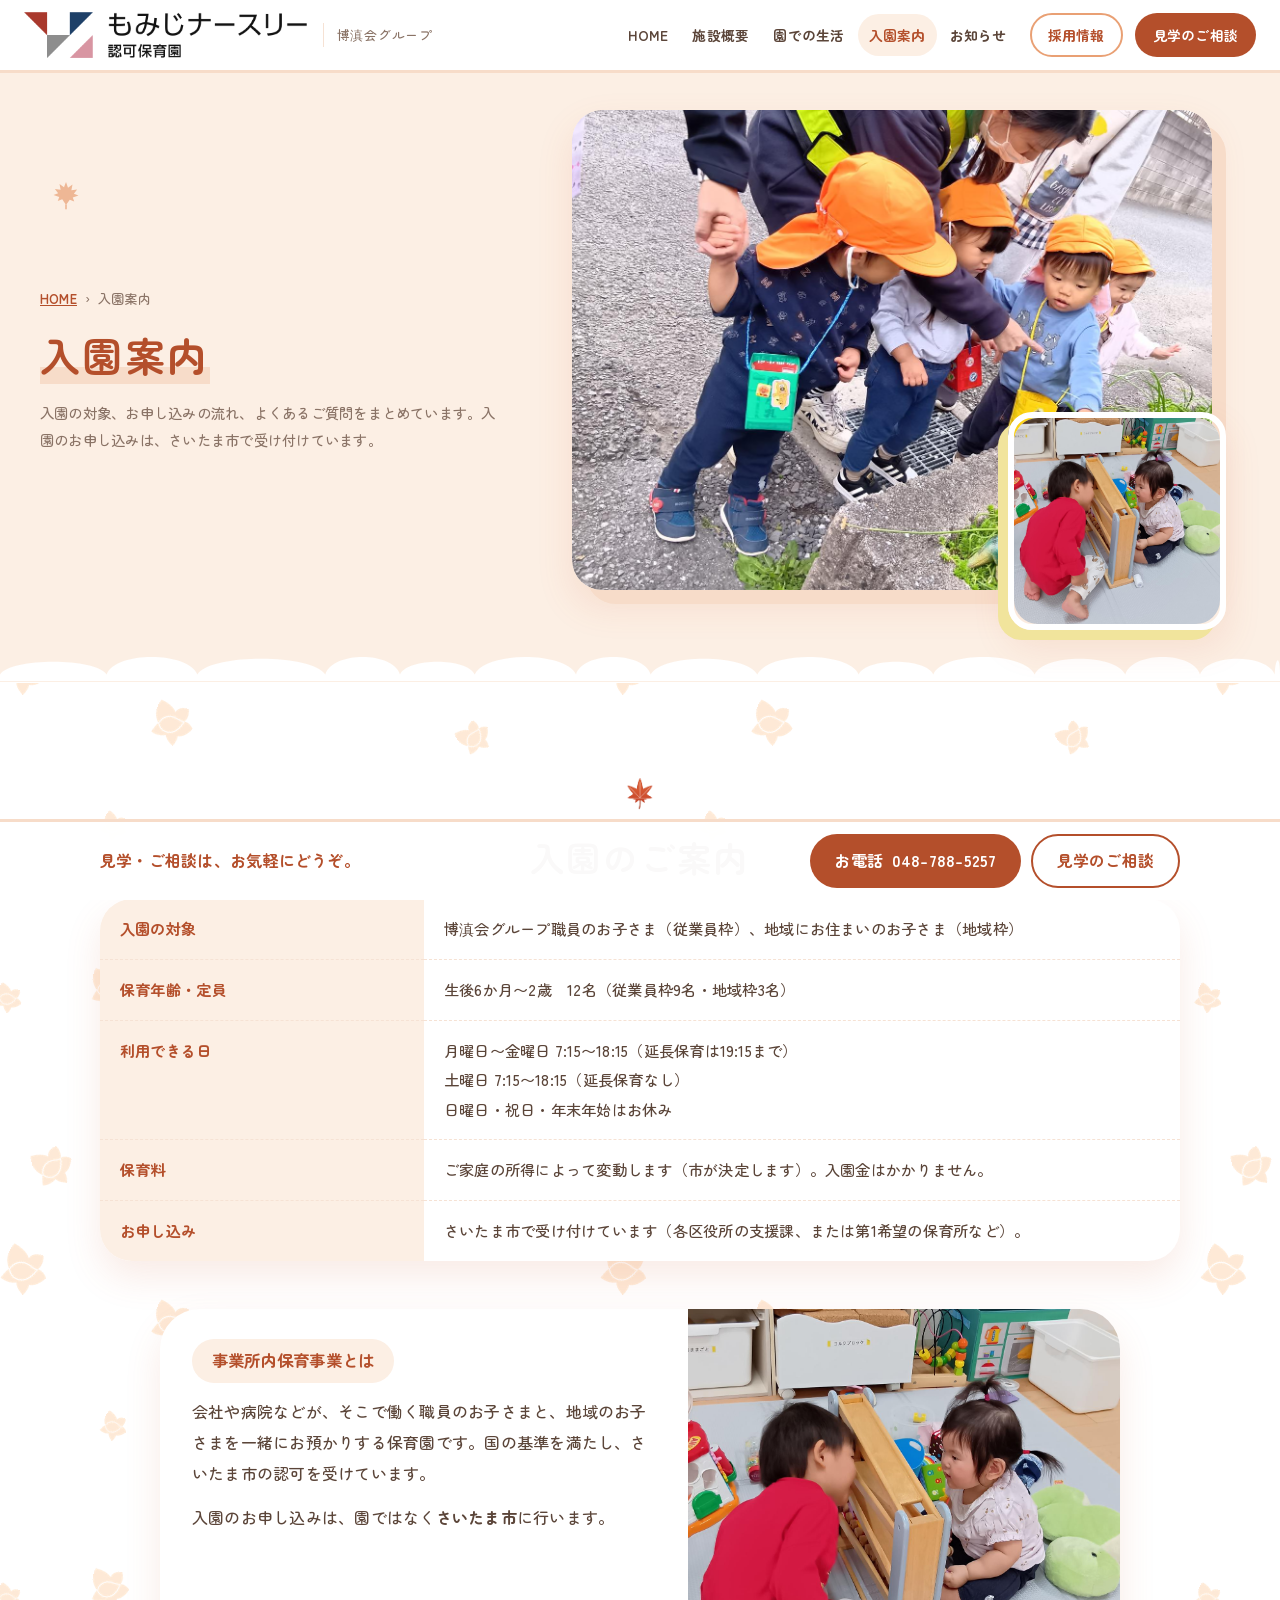
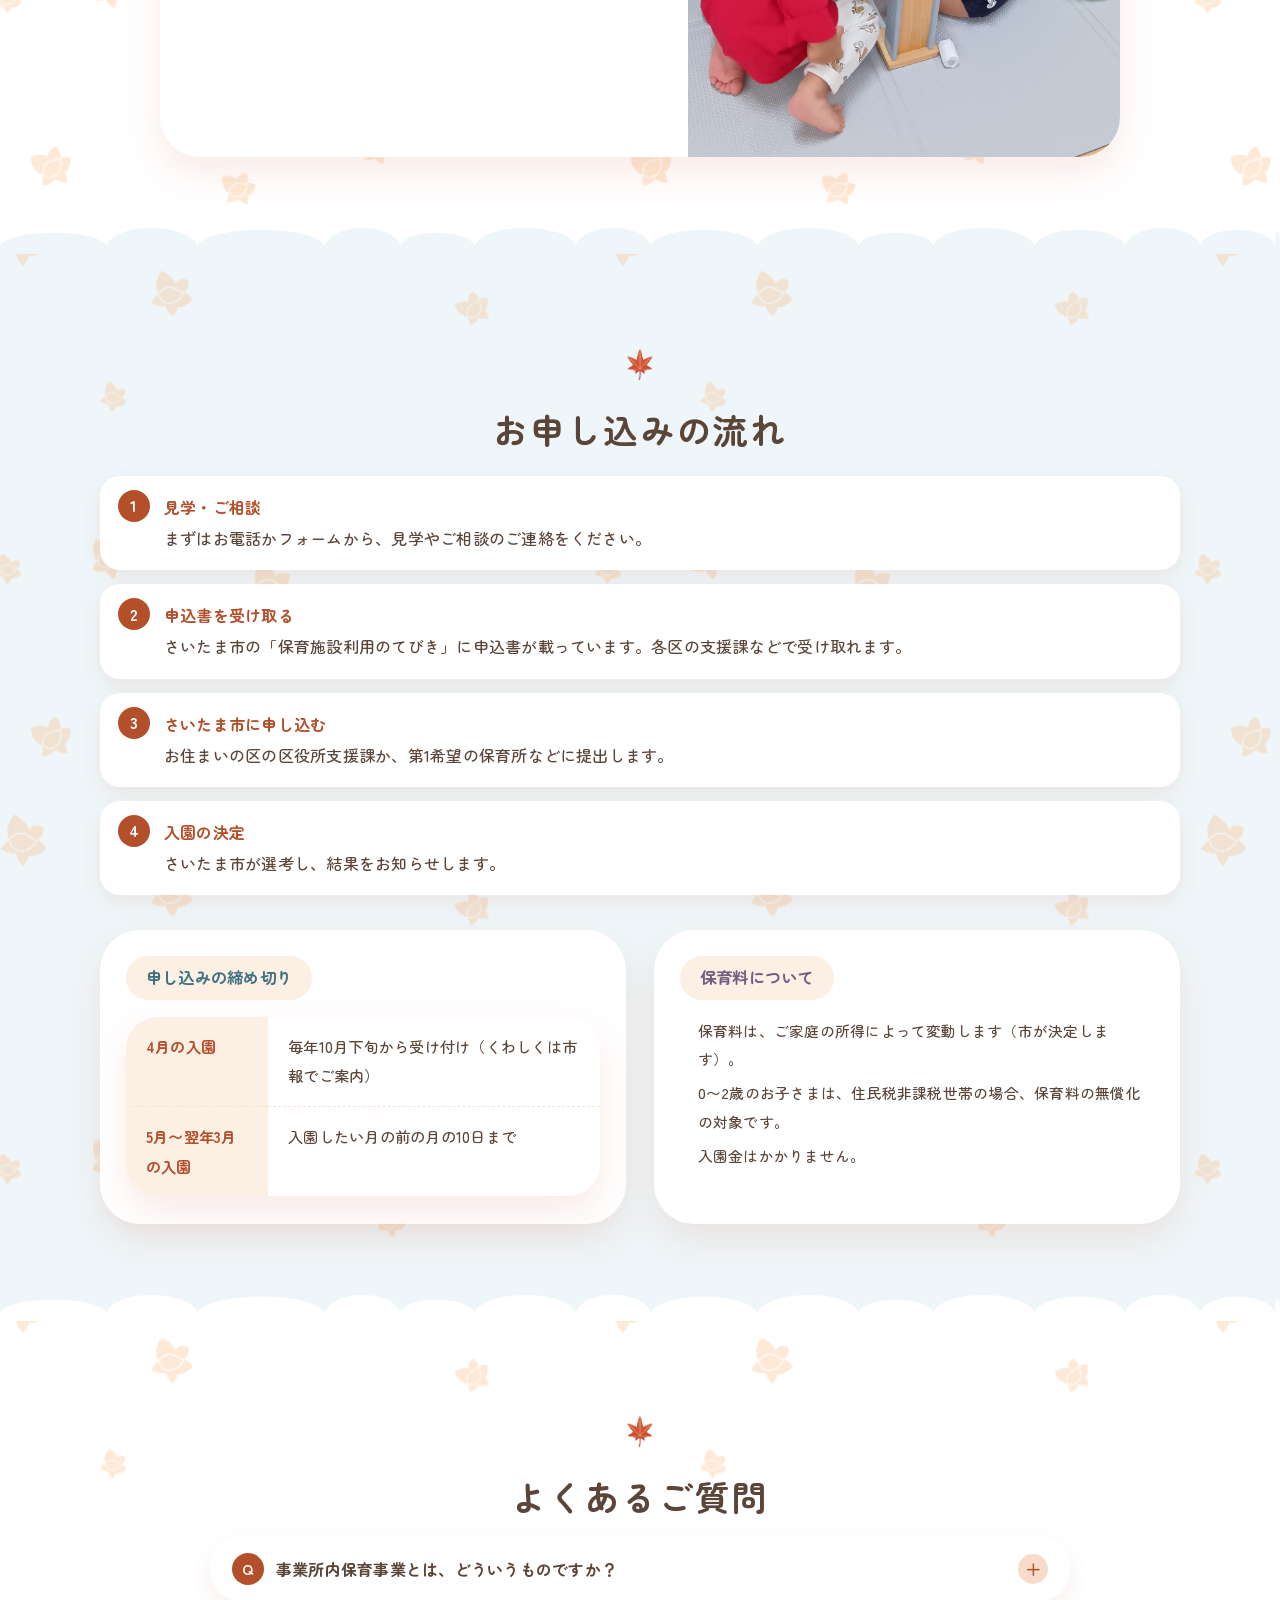
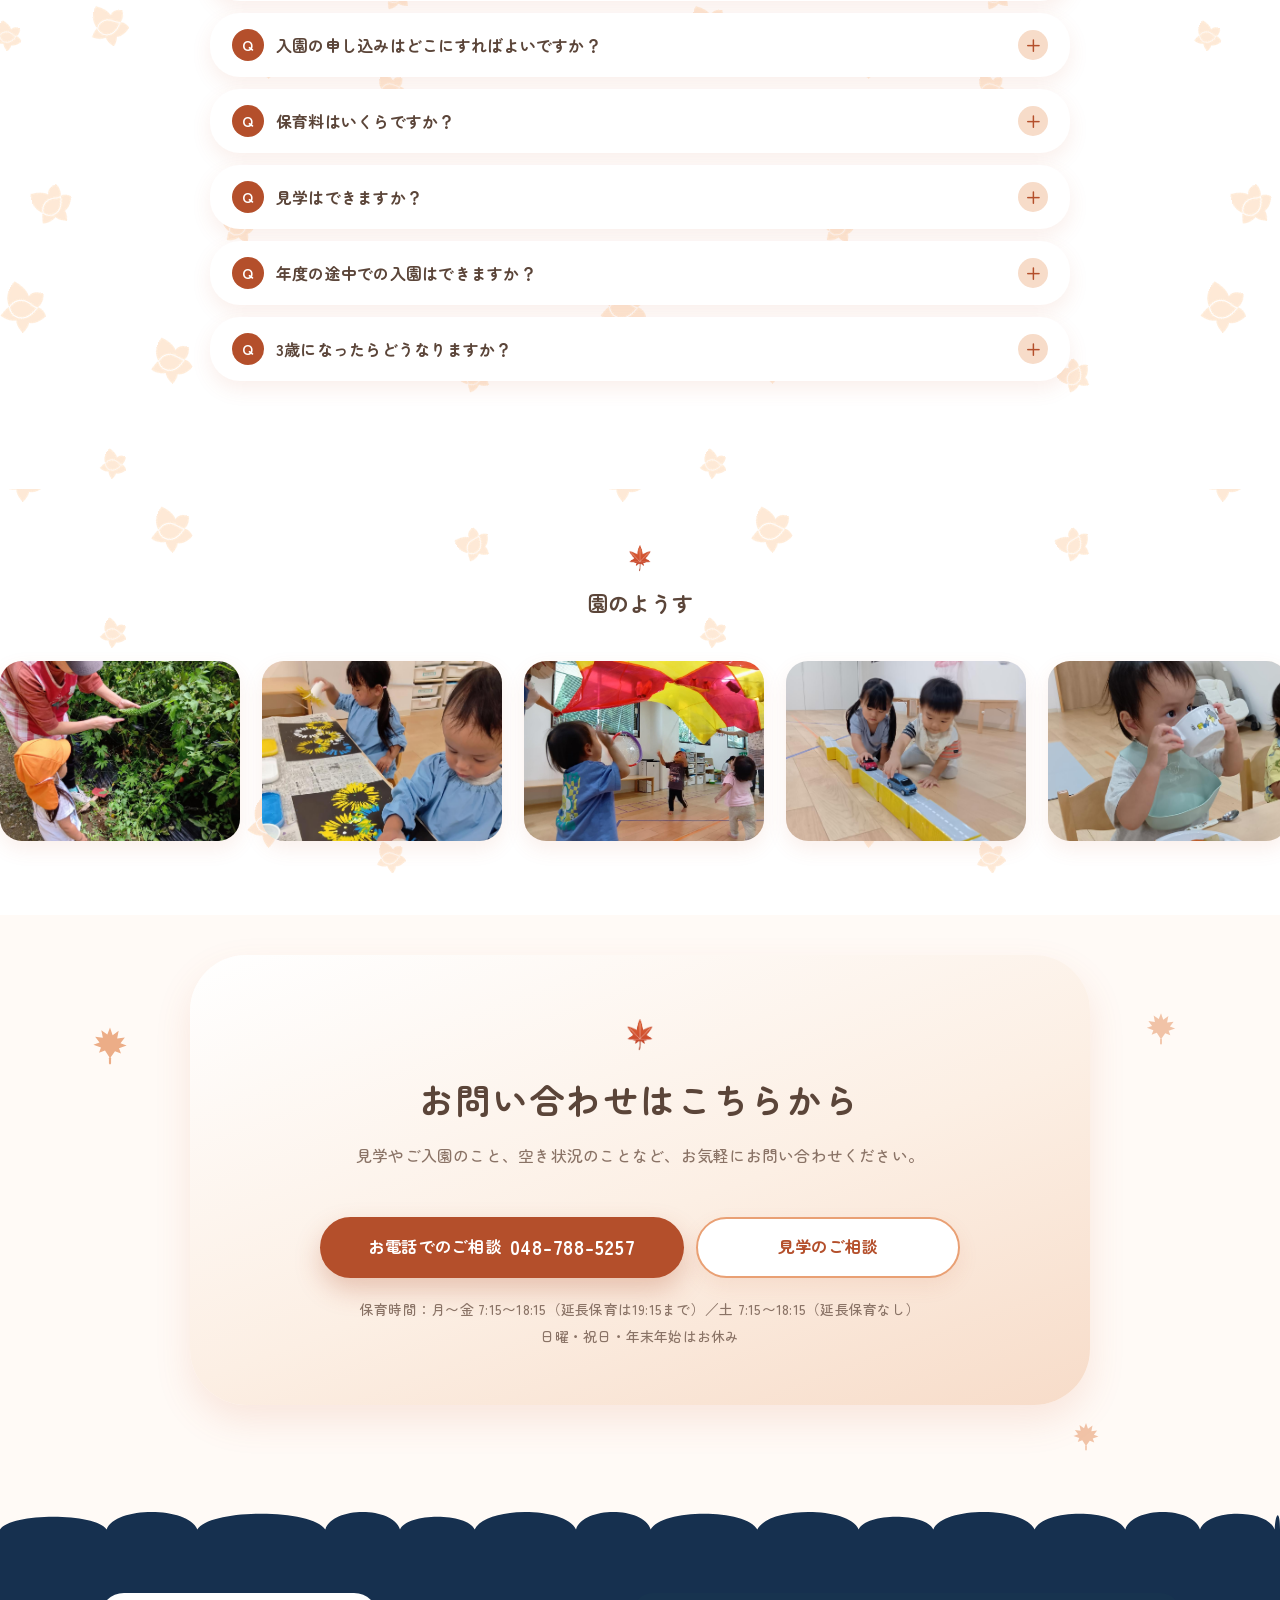
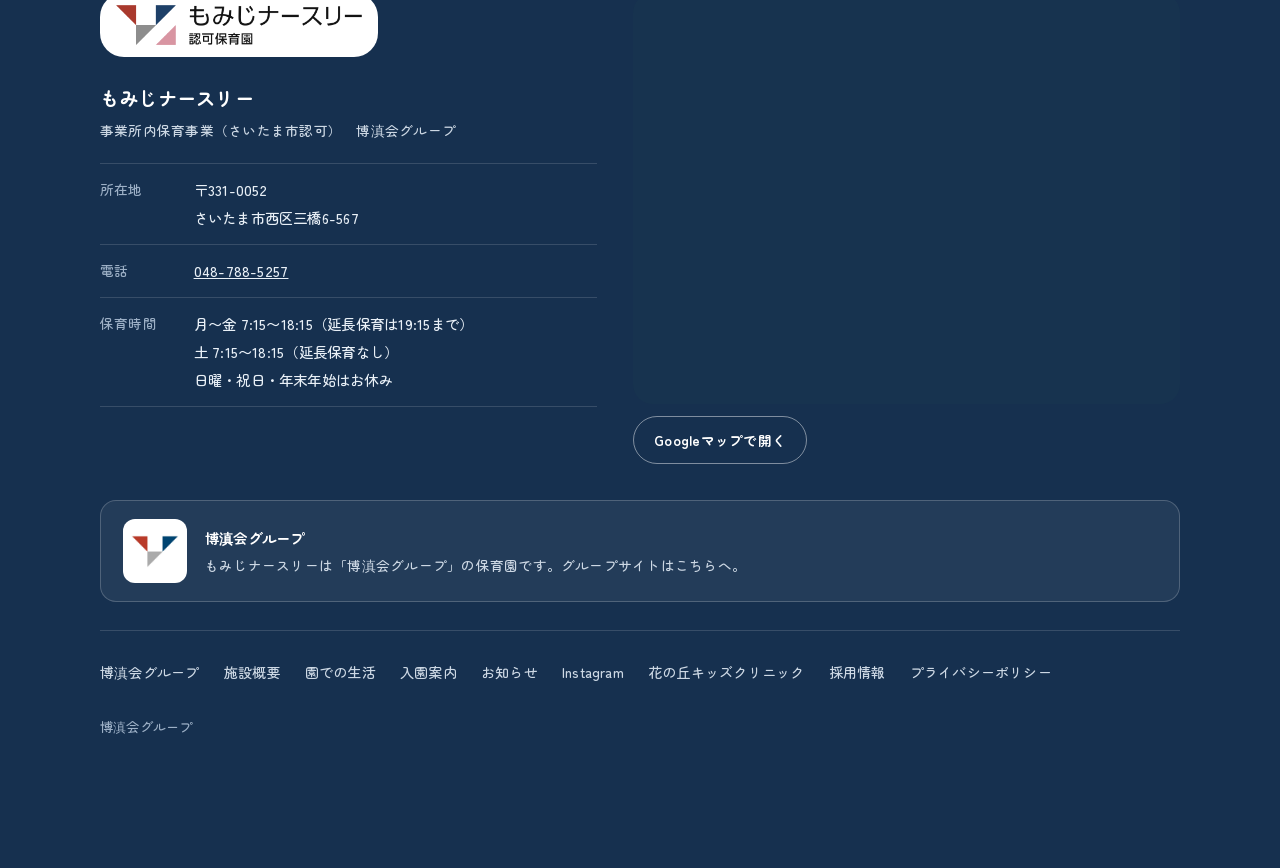
<file: guide.html>
<!DOCTYPE html>
<html lang="ja">
<head>
<meta charset="UTF-8">
<meta name="viewport" content="width=device-width, initial-scale=1">
<title>入園案内｜もみじナースリー｜博滇会グループ</title>
<!-- ★お試し公開のあいだは検索結果に出ないようにしています。本番公開のときはこの1行を削除してください★ -->
<meta name="robots" content="noindex,nofollow">
<meta name="description" content="もみじナースリーの入園の対象、さいたま市へのお申し込みの流れ、よくあるご質問です。">
<link rel="icon" href="momiji-leaf.png">
<link rel="preconnect" href="https://fonts.googleapis.com">
<link rel="preconnect" href="https://fonts.gstatic.com" crossorigin>
<link href="https://fonts.googleapis.com/css2?family=Zen+Maru+Gothic:wght@500;700&display=swap" rel="stylesheet">
<link href="https://fonts.googleapis.com/css2?family=Zen+Kurenaido&display=swap&text=%E3%81%98%E3%81%BF%E3%82%82%E3%82%B9%E3%83%8A%E3%83%AA%E3%83%BC" rel="stylesheet">
<link rel="stylesheet" href="style.css?v=202610301609">
</head>
<body>
<!--
  もみじナースリー（博滇会グループ）　5ページ版　2026-10-23
  作りと構成は、さくらナースリーの5ページ版と同じです。色はもみじの秋の色にしています。
  中身は、さいたま市の施設ページ（もみじナースリー）と市の資料の内容をもとにしています。
  ★写真（harvest1.jpg など15枚）は、ほかのファイルと同じ場所に置いています（2026-10-30）。
-->
<svg width="0" height="0" style="position:absolute" aria-hidden="true">
  <defs>
    <symbol id="i-heart" viewBox="0 0 24 24"><path d="M12 20.5S3.5 15.2 3.5 9.6A4.3 4.3 0 0 1 12 7.5a4.3 4.3 0 0 1 8.5 2.1c0 5.6-8.5 10.9-8.5 10.9z" fill="currentColor"/></symbol>
    <symbol id="i-petal" viewBox="0 0 24 24"><path d="M12 1.5l1.6 4.6 3.6-2.6-.9 4.6 4.6-.6-2.6 3.4 3.7 1.4-4.6 1.6 1.2 3.2-3.6-1.4L12 20l-3-4.7-3.6 1.4 1.2-3.2L2 11.9l3.7-1.4L3.1 7.1l4.6.6-.9-4.6 3.6 2.6z" fill="currentColor"/><path d="M12 20v3" stroke="currentColor" stroke-width="1.3" stroke-linecap="round"/></symbol>
    <symbol id="kid" viewBox="0 0 40 70"><ellipse cx="20" cy="49" rx="11" ry="13" fill="currentColor"/><ellipse cx="9.5" cy="44" rx="3.2" ry="6" fill="currentColor" transform="rotate(25 9.5 44)"/><ellipse cx="30.5" cy="44" rx="3.2" ry="6" fill="currentColor" transform="rotate(-25 30.5 44)"/><ellipse cx="15" cy="64" rx="4" ry="3.6" fill="#f6d8c4"/><ellipse cx="25" cy="64" rx="4" ry="3.6" fill="#f6d8c4"/><circle cx="20" cy="20" r="13" fill="#fbe3d1"/><path d="M7 19c0-8 6-13 13-13s13 5 13 13c-3-3-6-5-9-5-1 2-4 3-8 3-4 0-7 1-9 2z" fill="#a9724a"/><circle cx="15.5" cy="22" r="1.5" fill="#4a3a35"/><circle cx="24.5" cy="22" r="1.5" fill="#4a3a35"/><ellipse cx="12.5" cy="26" rx="2.4" ry="1.6" fill="#f3a5a5" opacity=".75"/><ellipse cx="27.5" cy="26" rx="2.4" ry="1.6" fill="#f3a5a5" opacity=".75"/><path d="M18 26.5q2 1.6 4 0" stroke="#c4705e" stroke-width="1.1" fill="none" stroke-linecap="round"/></symbol>
  </defs>
</svg>
<header class="header">
  <a class="header__id" href="index.html">
    <img class="header__logoimg" src="logo-momiji.png" alt="もみじナースリー 認可保育園" width="836" height="136">
    <span class="group header__grp">博滇会グループ</span>
  </a>
  <nav class="gn" aria-label="サイトのご案内">
    <ul class="gn__list" id="gn-list"><li><a class="gn__a" href="index.html">HOME</a></li><li><a class="gn__a" href="about.html">施設概要</a></li><li><a class="gn__a" href="life.html">園での生活</a></li><li><a class="gn__a is-cur" href="guide.html" aria-current="page">入園案内</a></li><li><a class="gn__a" href="news.html">お知らせ</a></li></ul>
    <!-- ▼法人の採用サイト（うしろの ?utm_... は消さないでください） -->
    <a class="gn__recruit" id="btn-recruit-header" href="https://arwrk.net/recruit/hakushinkai?utm_source=momiji-nursery&amp;utm_medium=site&amp;utm_campaign=recruit" target="_blank" rel="noopener">採用情報</a>
    <a class="gnav__cta gn__cta" id="btn-visit-header" href="https://hakushinkai.jp/contact/?from=momiji-nursery&amp;place=header">見学のご相談</a>
    <button class="gn__toggle" type="button" aria-expanded="false" aria-controls="gn-list" aria-label="メニューを開く">
      <span class="gn__bars" aria-hidden="true"><span></span><span></span><span></span></span><span class="gn__togtxt">メニュー</span>
    </button>
  </nav>
</header>
<main class="phero dots wave-bottom pink-sec">
  <span class="float float--a" style="width:30px;height:30px;left:4%;top:110px;color:var(--pink2)" aria-hidden="true"><svg><use href="#i-petal"/></svg></span>
  <span class="float float--b" style="width:30px;height:30px;right:5%;top:84px;color:var(--yel1)" aria-hidden="true"><svg><use href="#i-petal"/></svg></span>
  <div class="phero__grid">
    <div class="phero__copy">
      <p class="crumb"><a href="index.html">HOME</a><span aria-hidden="true">›</span>入園案内</p>
      <h1 class="phero__ttl">入園案内</h1>
      <p class="phero__lead">入園の対象、お申し込みの流れ、よくあるご質問をまとめています。入園のお申し込みは、さいたま市で受け付けています。</p>
    </div>
    <div class="phero__photo">
      <figure class="pic pic--main"><img src="walk.jpg" style="object-position:45% 45%" alt="保育者と手をつないでお散歩" width="1200" height="800"></figure>
      <figure class="pic pic--sub"><img src="toys.jpg" style="object-position:50% 22%" alt="おもちゃで遊ぶ子どもたち" loading="lazy"></figure>
    </div>
  </div>
</main>

<!-- ===== 入園の対象 ===== -->
<section class="section section--white wave-top white-sec" aria-labelledby="who-title">
  <div class="wrap">
    <h2 class="h2" id="who-title">入園のご案内</h2>
    <div class="tablebox"><table>
      <tr><th scope="row">入園の対象</th><td>博滇会グループ職員のお子さま（従業員枠）、地域にお住まいのお子さま（地域枠）</td></tr>
      <tr><th scope="row">保育年齢・定員</th><td>生後6か月〜2歳　12名（従業員枠9名・地域枠3名）</td></tr>
      <tr><th scope="row">利用できる日</th><td>月曜日〜金曜日 7:15〜18:15（延長保育は19:15まで）<br>土曜日 7:15〜18:15（延長保育なし）<br>日曜日・祝日・年末年始はお休み</td></tr>
      <tr><th scope="row">保育料</th><td>ご家庭の所得によって変動します（市が決定します）。入園金はかかりません。</td></tr>
      <tr><th scope="row">お申し込み</th><td>さいたま市で受け付けています（各区役所の支援課、または第1希望の保育所など）。</td></tr>
    </table></div>
    <div class="what" style="margin-top:3em">
      <div class="what__body">
        <p class="h3-pill">事業所内保育事業とは</p>
        <p>会社や病院などが、そこで働く職員のお子さまと、地域のお子さまを一緒にお預かりする保育園です。国の基準を満たし、さいたま市の認可を受けています。</p>
        <p style="margin-top:.8em">入園のお申し込みは、園ではなく<strong>さいたま市</strong>に行います。</p>
      </div>
      <div class="what__pic"><img src="toys.jpg" style="object-position:50% 22%" alt="おもちゃで遊ぶ子どもたち" loading="lazy"></div>
    </div>
  </div>
</section>

<!-- ===== お申し込みの流れ ===== -->
<section class="section section--pink dots wave-top tint-sky sky-sec" id="flow" aria-labelledby="flow-title">
  <div class="wrap">
    <h2 class="h2" id="flow-title">お申し込みの流れ</h2>
    <ol class="steps">
      <li><b>見学・ご相談</b>まずはお電話かフォームから、見学やご相談のご連絡をください。</li>
      <li><b>申込書を受け取る</b>さいたま市の「保育施設利用のてびき」に申込書が載っています。各区の支援課などで受け取れます。</li>
      <li><b>さいたま市に申し込む</b>お住まいの区の区役所支援課か、第1希望の保育所などに提出します。</li>
      <li><b>入園の決定</b>さいたま市が選考し、結果をお知らせします。</li>
    </ol>
    <div class="two" style="margin-top:2.2em">
      <div class="box">
        <p class="h3-pill">申し込みの締め切り</p>
        <div class="tablebox"><table>
          <tr><th scope="row">4月の入園</th><td>毎年10月下旬から受け付け（くわしくは市報でご案内）</td></tr>
          <tr><th scope="row">5月〜翌年3月の入園</th><td>入園したい月の前の月の10日まで</td></tr>
        </table></div>
      </div>
      <div class="box">
        <p class="h3-pill">保育料について</p>
        <ul class="dotlist">
          <li>保育料は、ご家庭の所得によって変動します（市が決定します）。</li>
          <li>0〜2歳のお子さまは、住民税非課税世帯の場合、保育料の無償化の対象です。</li>
          <li>入園金はかかりません。</li>
        </ul>
      </div>
    </div>
  </div>
</section>

<!-- ===== よくあるご質問 ===== -->
<section class="section section--white wave-top white-sec" id="faq" aria-labelledby="faq-title">
  <div class="wrap">
    <h2 class="h2" id="faq-title">よくあるご質問</h2>
    <div class="qa"><details class="more"><summary><span class="q" aria-hidden="true">Q</span><span class="t">事業所内保育事業とは、どういうものですか？</span></summary><div class="more__body"><span class="a" aria-hidden="true">A</span><div><p>会社や病院などが、そこで働く職員のお子さまと、地域のお子さまを一緒にお預かりする保育園です。0〜2歳のお子さまを対象とした、市の認可を受けた保育の事業のひとつです。</p><p>もみじナースリーでは、博滇会グループ職員のお子さまの「従業員枠」と、地域にお住まいのお子さまの「地域枠」があります。</p></div></div></details><details class="more"><summary><span class="q" aria-hidden="true">Q</span><span class="t">入園の申し込みはどこにすればよいですか？</span></summary><div class="more__body"><span class="a" aria-hidden="true">A</span><div><p>さいたま市に申し込みます。お住まいの区の区役所支援課か、第1希望の保育所などで受け付けています。申込書は「保育施設利用のてびき」に載っていて、各区の支援課などで受け取れます。</p></div></div></details><details class="more"><summary><span class="q" aria-hidden="true">Q</span><span class="t">保育料はいくらですか？</span></summary><div class="more__body"><span class="a" aria-hidden="true">A</span><div><p>保育料は、ご家庭の所得によって変動します（市が決定します）。くわしくは、さいたま市の「保育施設利用のてびき」でご確認ください。入園金はかかりません。</p></div></div></details><details class="more"><summary><span class="q" aria-hidden="true">Q</span><span class="t">見学はできますか？</span></summary><div class="more__body"><span class="a" aria-hidden="true">A</span><div><p>はい、できます。お電話（<a href="tel:0487885257">048-788-5257</a>）またはお問い合わせフォームからご連絡ください。</p></div></div></details><details class="more"><summary><span class="q" aria-hidden="true">Q</span><span class="t">年度の途中での入園はできますか？</span></summary><div class="more__body"><span class="a" aria-hidden="true">A</span><div><p>定員に空きがある場合はできます。入園したい月の前の月の10日が、さいたま市への申し込みの締め切りです。空き状況は、お気軽にお電話でおたずねください。</p></div></div></details><details class="more"><summary><span class="q" aria-hidden="true">Q</span><span class="t">3歳になったらどうなりますか？</span></summary><div class="more__body"><span class="a" aria-hidden="true">A</span><div><p>もみじナースリーは2歳までの保育園のため、3歳からは別の保育園や幼稚園などに移ります。</p><!-- ▼3歳からの受け入れ先（連携している園など）があれば、ここに書き足してください --></div></div></details></div>
  </div>
</section>
<!-- ===== 園のようす（写真が流れる帯） ===== -->
<section class="strip strip--nocap" aria-label="園のようす">
  <h2 class="strip__ttl">園のようす</h2>
  <div class="strip__track"><figure class="strip__item"><img src="harvest1.jpg" style="object-position:35% 45%" alt="畑で野菜を収穫する子どもと保育者" loading="lazy"></figure><figure class="strip__item"><img src="craft.jpg" style="object-position:72% 30%" alt="ひまわりの絵を作る製作あそび" loading="lazy"></figure><figure class="strip__item"><img src="balloon.jpg" style="object-position:45% 70%" alt="バルーンの下で遊ぶ子どもたち" loading="lazy"></figure><figure class="strip__item"><img src="cars.jpg" style="object-position:50% 50%" alt="くるまのおもちゃで遊ぶ子どもたち" loading="lazy"></figure><figure class="strip__item"><img src="lunch.jpg" style="object-position:45% 22%" alt="給食を食べる子ども" loading="lazy"></figure><figure class="strip__item"><img src="slide.jpg" style="object-position:50% 42%" alt="すべり台で遊ぶ子どもたち" loading="lazy"></figure><figure class="strip__item"><img src="runin.jpg" style="object-position:50% 48%" alt="保育室をかけっこする子どもたち" loading="lazy"></figure><figure class="strip__item"><img src="tree.jpg" style="object-position:45% 50%" alt="お散歩で木の枝に手をのばす子ども" loading="lazy"></figure><figure class="strip__item"><img src="toys.jpg" style="object-position:50% 22%" alt="おもちゃで遊ぶ子どもたち" loading="lazy"></figure><figure class="strip__item"><img src="walk.jpg" style="object-position:45% 45%" alt="保育者と手をつないでお散歩" loading="lazy"></figure><figure class="strip__item"><img src="runout.jpg" style="object-position:50% 38%" alt="広場をかけっこする子どもたち" loading="lazy"></figure><figure class="strip__item"><img src="halloween.jpg" style="object-position:50% 30%" alt="ハロウィンのお菓子をもらう子どもたち" loading="lazy"></figure><figure class="strip__item"><img src="nap.jpg" style="object-position:50% 50%" alt="お昼寝の時間" loading="lazy"></figure><figure class="strip__item"><img src="elder.jpg" style="object-position:55% 55%" alt="おばあちゃんとふれあう子ども" loading="lazy"></figure><figure class="strip__item"><img src="harvest2.jpg" style="object-position:45% 55%" alt="畑の野菜にふれる子どもたち" loading="lazy"></figure><div class="strip__dup" aria-hidden="true"><figure class="strip__item"><img src="harvest1.jpg" style="object-position:35% 45%" alt="" aria-hidden="true" loading="lazy"></figure><figure class="strip__item"><img src="craft.jpg" style="object-position:72% 30%" alt="" aria-hidden="true" loading="lazy"></figure><figure class="strip__item"><img src="balloon.jpg" style="object-position:45% 70%" alt="" aria-hidden="true" loading="lazy"></figure><figure class="strip__item"><img src="cars.jpg" style="object-position:50% 50%" alt="" aria-hidden="true" loading="lazy"></figure><figure class="strip__item"><img src="lunch.jpg" style="object-position:45% 22%" alt="" aria-hidden="true" loading="lazy"></figure><figure class="strip__item"><img src="slide.jpg" style="object-position:50% 42%" alt="" aria-hidden="true" loading="lazy"></figure><figure class="strip__item"><img src="runin.jpg" style="object-position:50% 48%" alt="" aria-hidden="true" loading="lazy"></figure><figure class="strip__item"><img src="tree.jpg" style="object-position:45% 50%" alt="" aria-hidden="true" loading="lazy"></figure><figure class="strip__item"><img src="toys.jpg" style="object-position:50% 22%" alt="" aria-hidden="true" loading="lazy"></figure><figure class="strip__item"><img src="walk.jpg" style="object-position:45% 45%" alt="" aria-hidden="true" loading="lazy"></figure><figure class="strip__item"><img src="runout.jpg" style="object-position:50% 38%" alt="" aria-hidden="true" loading="lazy"></figure><figure class="strip__item"><img src="halloween.jpg" style="object-position:50% 30%" alt="" aria-hidden="true" loading="lazy"></figure><figure class="strip__item"><img src="nap.jpg" style="object-position:50% 50%" alt="" aria-hidden="true" loading="lazy"></figure><figure class="strip__item"><img src="elder.jpg" style="object-position:55% 55%" alt="" aria-hidden="true" loading="lazy"></figure><figure class="strip__item"><img src="harvest2.jpg" style="object-position:45% 55%" alt="" aria-hidden="true" loading="lazy"></figure></div></div>
</section>
<!-- ===== 最後のご相談 ===== -->
<section class="cta" aria-labelledby="cta-title">
  <span class="float float--a is-yel" style="width:40px;height:40px;left:7%;top:110px;color:#fff" aria-hidden="true"><svg><use href="#i-petal"/></svg></span>
  <span class="float float--b" style="width:34px;height:34px;right:8%;top:96px;color:#fff" aria-hidden="true"><svg><use href="#i-petal"/></svg></span>
  <span class="float float--a" style="width:30px;height:30px;right:14%;bottom:50px;color:#fff" aria-hidden="true"><svg><use href="#i-petal"/></svg></span>
  <div class="wrap">
    <h2 class="h2" id="cta-title"><span>お問い合わせは</span><span>こちらから</span></h2>
    <p class="lede" style="text-align:center">見学やご入園のこと、空き状況のことなど、お気軽にお問い合わせください。</p>
    <div class="actions">
      <a class="btn btn--tel" id="btn-tel-2" href="tel:0487885257"><span>お電話でのご相談</span><span class="num-t">048-788-5257</span></a>
      <a class="btn btn--visit" id="btn-visit-2" href="https://hakushinkai.jp/contact/?from=momiji-nursery&amp;place=cta"><span>見学のご相談</span></a>
    </div>
    <p class="note">保育時間：月〜金 7:15〜18:15（延長保育は19:15まで）／土 7:15〜18:15（延長保育なし）<br>日曜・祝日・年末年始はお休み</p>
  </div>
</section>
<!-- ===== フッター ===== -->
<footer class="footer">
  <div class="wrap footer__grid">
    <div>
      <span class="footer__logo"><img src="logo-momiji.png" alt="もみじナースリー 認可保育園" width="836" height="136" loading="lazy"></span>
      <span class="name">もみじナースリー</span>
      <span class="name-sub">事業所内保育事業（さいたま市認可）　博滇会グループ</span>
      <dl class="access">
        <div><dt>所在地</dt><dd>〒331-0052<br>さいたま市西区三橋6-567</dd></div>
        <div><dt>電話</dt><dd><a href="tel:0487885257">048-788-5257</a></dd></div>
        <div><dt>保育時間</dt><dd>月〜金 7:15〜18:15（延長保育は19:15まで）<br>土 7:15〜18:15（延長保育なし）<br>日曜・祝日・年末年始はお休み</dd></div>
      </dl>
    </div>
    <div>
      <iframe src="https://maps.google.com/maps?q=%E5%9F%BC%E7%8E%89%E7%9C%8C%E3%81%95%E3%81%84%E3%81%9F%E3%81%BE%E5%B8%82%E8%A5%BF%E5%8C%BA%E4%B8%89%E6%A9%8B6-567&amp;z=16&amp;output=embed" title="もみじナースリーの地図" loading="lazy" referrerpolicy="no-referrer-when-downgrade"></iframe>
      <a class="map-link" id="btn-map" href="https://www.google.com/maps/search/?api=1&amp;query=%E5%9F%BC%E7%8E%89%E7%9C%8C%E3%81%95%E3%81%84%E3%81%9F%E3%81%BE%E5%B8%82%E8%A5%BF%E5%8C%BA%E4%B8%89%E6%A9%8B6-567" target="_blank" rel="noopener">Googleマップで開く</a>
    </div>
  </div>
  <div class="wrap">
    <a class="orgcard" id="btn-org" href="https://hakushinkai.jp/" target="_blank" rel="noopener">
      <span class="orgcard__logo" style="width:64px;height:64px;padding:8px;flex:none;display:flex;align-items:center;justify-content:center;background:#fff;border-radius:12px;overflow:hidden"><img src="logo-hakushinkai.png" alt="博滇会グループのマーク" width="240" height="164" style="width:100%;height:auto;max-height:100%;object-fit:contain;display:block"></span>
      <span><strong>博滇会グループ</strong><small>もみじナースリーは「博滇会グループ」の保育園です。グループサイトはこちらへ。</small></span>
    </a>
  </div>
  <nav class="wrap footer__links" aria-label="関連リンク">
    <a href="https://hakushinkai.jp/">博滇会グループ</a>
    <a href="about.html">施設概要</a><a href="life.html">園での生活</a><a href="guide.html">入園案内</a><a href="news.html">お知らせ</a>
    <a href="https://www.instagram.com/momi_jiiiii/" target="_blank" rel="noopener">Instagram</a>
    <a href="https://hakushinkai.jp/facilities/hananookakidsclinic/">花の丘キッズクリニック</a>
    <a id="btn-recruit-footer" href="https://arwrk.net/recruit/hakushinkai?utm_source=momiji-nursery&amp;utm_medium=site&amp;utm_campaign=recruit" target="_blank" rel="noopener">採用情報</a>
    <a href="https://hakushinkai.jp/privacy-policy/">プライバシーポリシー</a>
  </nav>
  <p class="wrap group">博滇会グループ</p>
</footer>

<!-- ===== 画面下のお問い合わせバー ===== -->
<div class="callbar">
  <div class="callbar__inner">
    <p class="callbar__msg">見学・ご相談は、お気軽にどうぞ。</p>
    <div class="callbar__btns">
      <a class="cbtn cbtn--tel" id="btn-tel-bar" href="tel:0487885257"><span class="only-sp">電話する</span><span class="only-pc">お電話&nbsp;&nbsp;048-788-5257</span></a>
      <a class="cbtn cbtn--visit" id="btn-visit-bar" href="https://hakushinkai.jp/contact/?from=momiji-nursery&amp;place=bar"><span class="only-sp">見学・相談</span><span class="only-pc">見学のご相談</span></a>
    </div>
  </div>
</div>
<script>
/* 画面下のバーを、1枚目のボタンと最後のご相談が見えているあいだだけ隠します。 */
(function () {
  var bar = document.querySelector('.callbar');
  if (!bar || !('IntersectionObserver' in window)) return;
  var fv = document.querySelector('.fv .actions');
  var cta = document.querySelector('.cta');
  var foot = document.querySelector('.footer');
  var s = { fv:false, cta:false, foot:false };
  var io = new IntersectionObserver(function (es) {
    es.forEach(function (e) { if (e.target === fv) s.fv = e.isIntersecting; else if (e.target === foot) s.foot = e.isIntersecting; else s.cta = e.isIntersecting; });
    bar.classList.toggle('is-hidden', s.fv || s.cta || s.foot);
  }, { threshold: 0.2 });
  if (fv) io.observe(fv);
  if (cta) io.observe(cta);
  if (foot) io.observe(foot);
})();
</script>
<script>
/* スマホのメニューの開け閉め */
(function(){
  var nav=document.querySelector('.gn'); if(!nav) return;
  var btn=nav.querySelector('.gn__toggle');
  function set(o){ nav.classList.toggle('is-open',o); btn.setAttribute('aria-expanded',o?'true':'false'); btn.setAttribute('aria-label',o?'メニューを閉じる':'メニューを開く'); }
  btn.addEventListener('click',function(){ set(btn.getAttribute('aria-expanded')!=='true'); });
  document.addEventListener('click',function(e){ if(!nav.contains(e.target)) set(false); });
  document.addEventListener('keydown',function(e){ if(e.key==='Escape') set(false); });
  nav.querySelectorAll('.gn__a').forEach(function(a){ a.addEventListener('click',function(){ set(false); }); });
})();
</script>
</body>
</html>
</file>
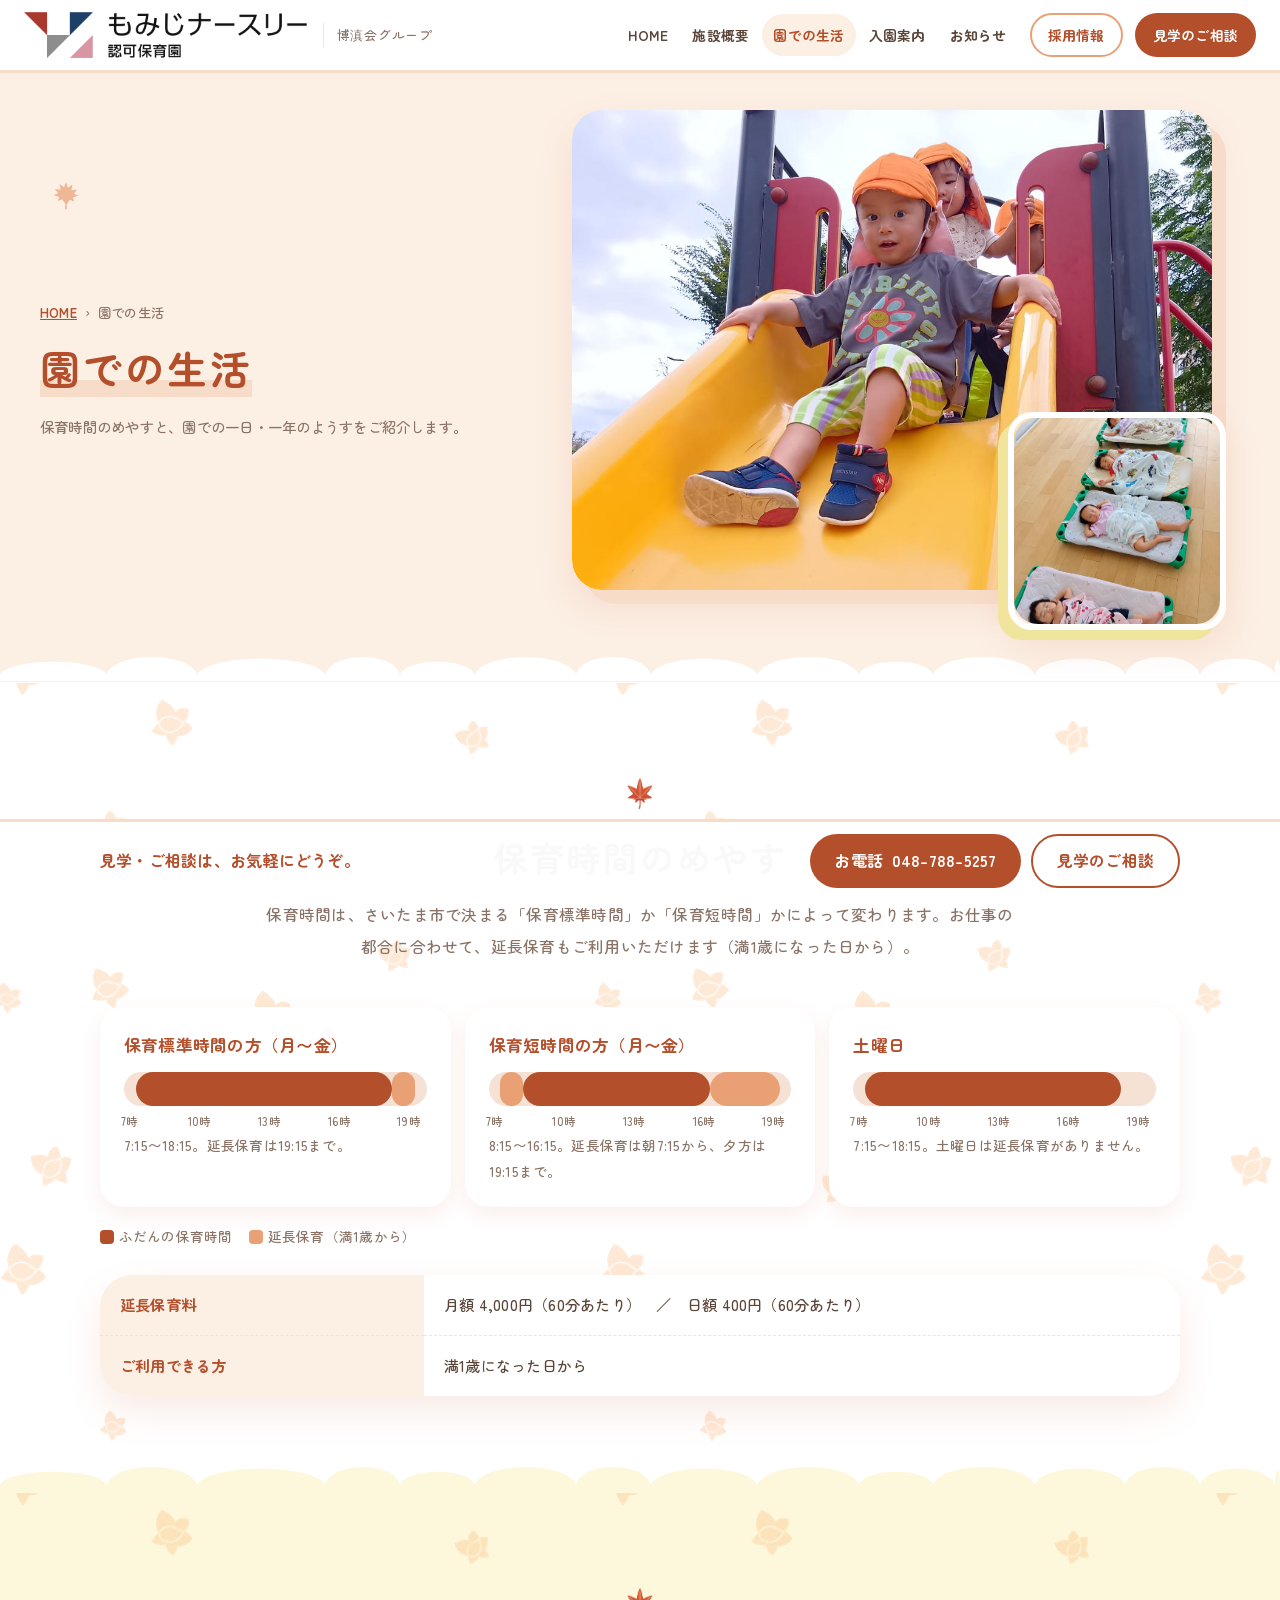
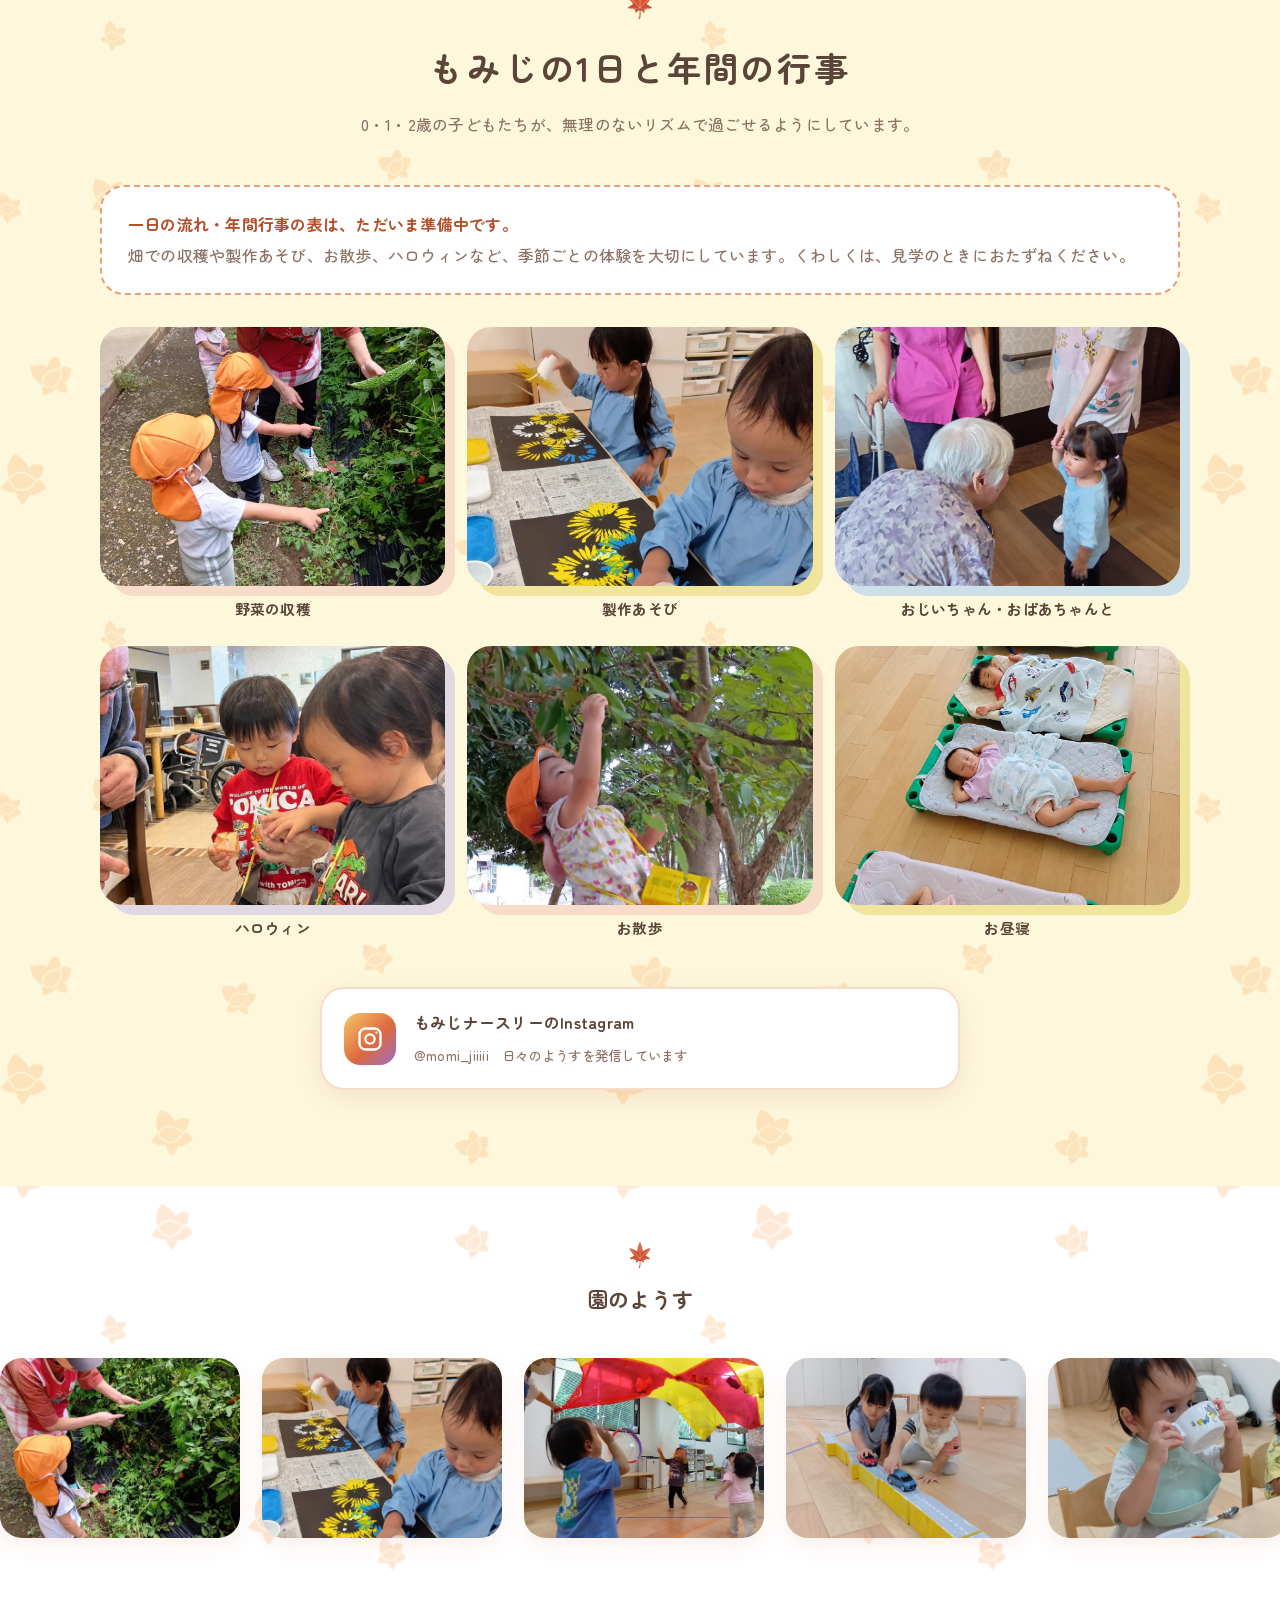
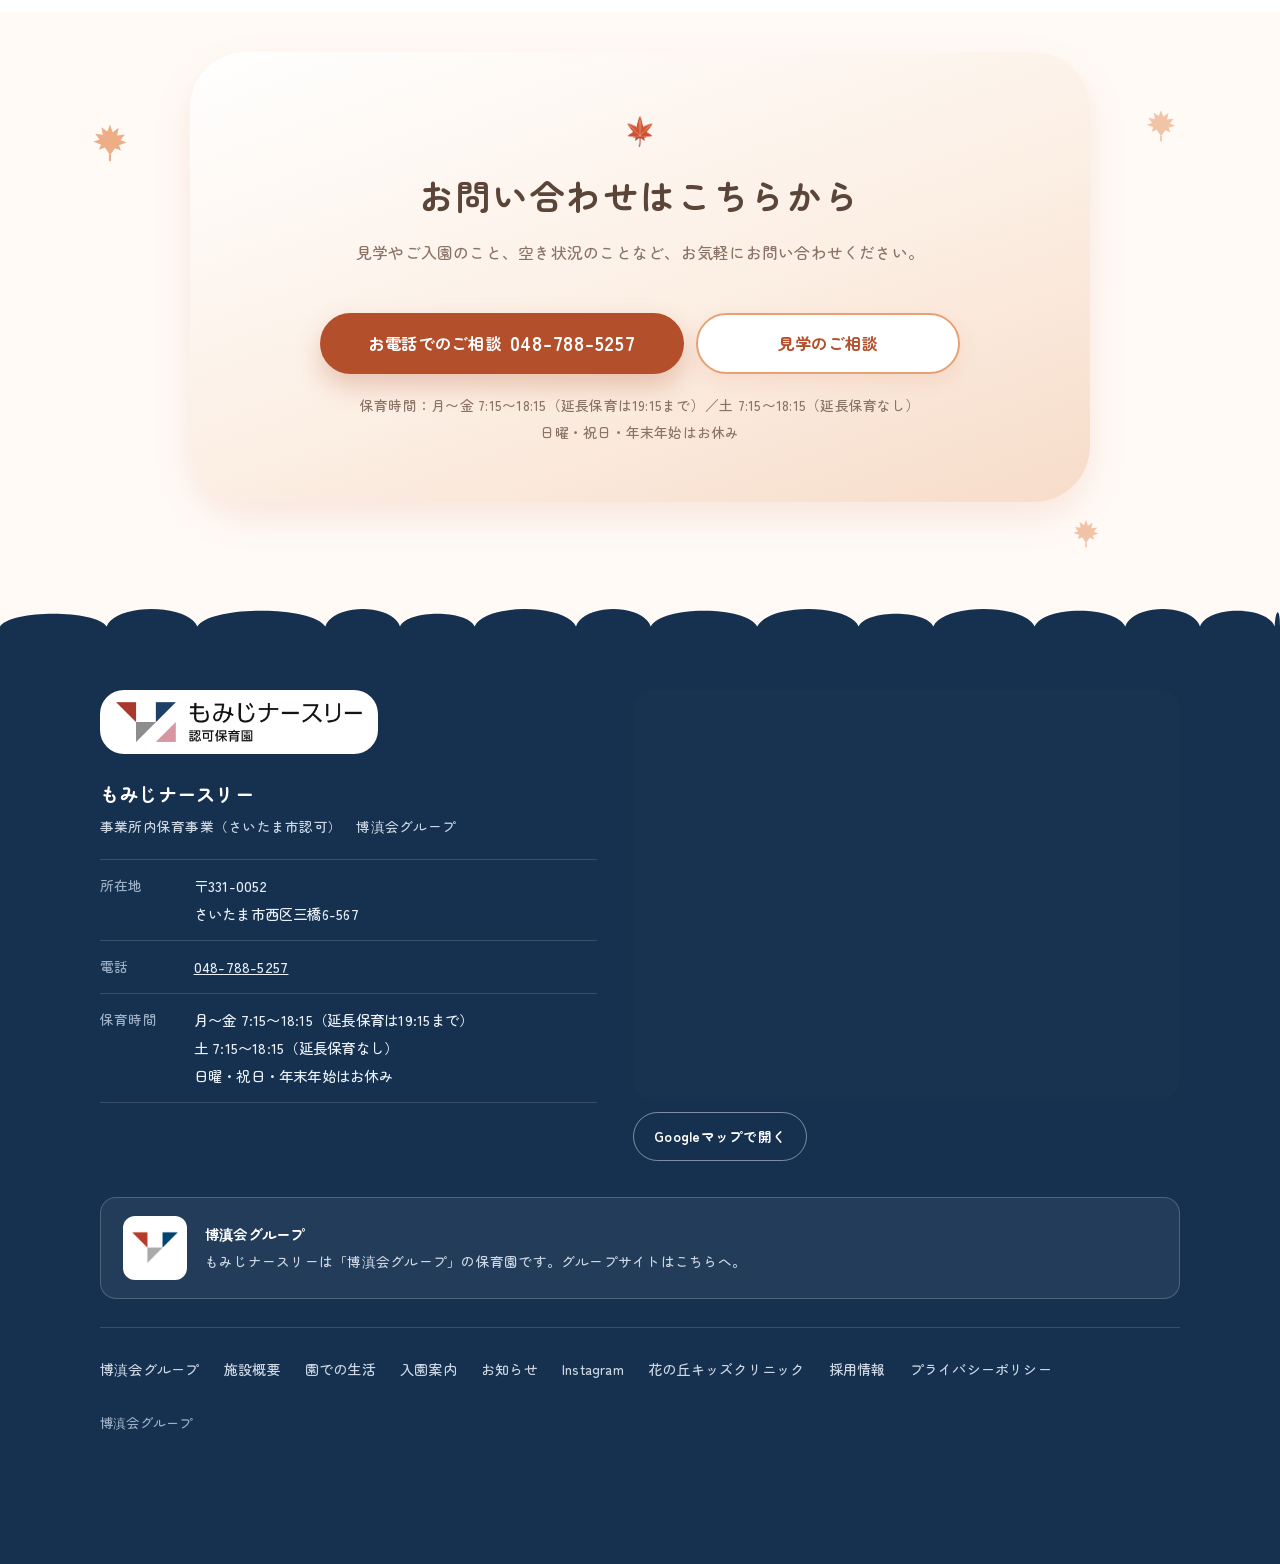
<file: life.html>
<!DOCTYPE html>
<html lang="ja">
<head>
<meta charset="UTF-8">
<meta name="viewport" content="width=device-width, initial-scale=1">
<title>園での生活｜もみじナースリー｜博滇会グループ</title>
<!-- ★お試し公開のあいだは検索結果に出ないようにしています。本番公開のときはこの1行を削除してください★ -->
<meta name="robots" content="noindex,nofollow">
<meta name="description" content="もみじナースリーの保育時間のめやすと、園での一日・一年のようすです。">
<link rel="icon" href="momiji-leaf.png">
<link rel="preconnect" href="https://fonts.googleapis.com">
<link rel="preconnect" href="https://fonts.gstatic.com" crossorigin>
<link href="https://fonts.googleapis.com/css2?family=Zen+Maru+Gothic:wght@500;700&display=swap" rel="stylesheet">
<link href="https://fonts.googleapis.com/css2?family=Zen+Kurenaido&display=swap&text=%E3%81%98%E3%81%BF%E3%82%82%E3%82%B9%E3%83%8A%E3%83%AA%E3%83%BC" rel="stylesheet">
<link rel="stylesheet" href="style.css?v=202610301609">
</head>
<body>
<!--
  もみじナースリー（博滇会グループ）　5ページ版　2026-10-23
  作りと構成は、さくらナースリーの5ページ版と同じです。色はもみじの秋の色にしています。
  中身は、さいたま市の施設ページ（もみじナースリー）と市の資料の内容をもとにしています。
  ★写真（harvest1.jpg など15枚）は、ほかのファイルと同じ場所に置いています（2026-10-30）。
-->
<svg width="0" height="0" style="position:absolute" aria-hidden="true">
  <defs>
    <symbol id="i-heart" viewBox="0 0 24 24"><path d="M12 20.5S3.5 15.2 3.5 9.6A4.3 4.3 0 0 1 12 7.5a4.3 4.3 0 0 1 8.5 2.1c0 5.6-8.5 10.9-8.5 10.9z" fill="currentColor"/></symbol>
    <symbol id="i-petal" viewBox="0 0 24 24"><path d="M12 1.5l1.6 4.6 3.6-2.6-.9 4.6 4.6-.6-2.6 3.4 3.7 1.4-4.6 1.6 1.2 3.2-3.6-1.4L12 20l-3-4.7-3.6 1.4 1.2-3.2L2 11.9l3.7-1.4L3.1 7.1l4.6.6-.9-4.6 3.6 2.6z" fill="currentColor"/><path d="M12 20v3" stroke="currentColor" stroke-width="1.3" stroke-linecap="round"/></symbol>
    <symbol id="kid" viewBox="0 0 40 70"><ellipse cx="20" cy="49" rx="11" ry="13" fill="currentColor"/><ellipse cx="9.5" cy="44" rx="3.2" ry="6" fill="currentColor" transform="rotate(25 9.5 44)"/><ellipse cx="30.5" cy="44" rx="3.2" ry="6" fill="currentColor" transform="rotate(-25 30.5 44)"/><ellipse cx="15" cy="64" rx="4" ry="3.6" fill="#f6d8c4"/><ellipse cx="25" cy="64" rx="4" ry="3.6" fill="#f6d8c4"/><circle cx="20" cy="20" r="13" fill="#fbe3d1"/><path d="M7 19c0-8 6-13 13-13s13 5 13 13c-3-3-6-5-9-5-1 2-4 3-8 3-4 0-7 1-9 2z" fill="#a9724a"/><circle cx="15.5" cy="22" r="1.5" fill="#4a3a35"/><circle cx="24.5" cy="22" r="1.5" fill="#4a3a35"/><ellipse cx="12.5" cy="26" rx="2.4" ry="1.6" fill="#f3a5a5" opacity=".75"/><ellipse cx="27.5" cy="26" rx="2.4" ry="1.6" fill="#f3a5a5" opacity=".75"/><path d="M18 26.5q2 1.6 4 0" stroke="#c4705e" stroke-width="1.1" fill="none" stroke-linecap="round"/></symbol>
  </defs>
</svg>
<header class="header">
  <a class="header__id" href="index.html">
    <img class="header__logoimg" src="logo-momiji.png" alt="もみじナースリー 認可保育園" width="836" height="136">
    <span class="group header__grp">博滇会グループ</span>
  </a>
  <nav class="gn" aria-label="サイトのご案内">
    <ul class="gn__list" id="gn-list"><li><a class="gn__a" href="index.html">HOME</a></li><li><a class="gn__a" href="about.html">施設概要</a></li><li><a class="gn__a is-cur" href="life.html" aria-current="page">園での生活</a></li><li><a class="gn__a" href="guide.html">入園案内</a></li><li><a class="gn__a" href="news.html">お知らせ</a></li></ul>
    <!-- ▼法人の採用サイト（うしろの ?utm_... は消さないでください） -->
    <a class="gn__recruit" id="btn-recruit-header" href="https://arwrk.net/recruit/hakushinkai?utm_source=momiji-nursery&amp;utm_medium=site&amp;utm_campaign=recruit" target="_blank" rel="noopener">採用情報</a>
    <a class="gnav__cta gn__cta" id="btn-visit-header" href="https://hakushinkai.jp/contact/?from=momiji-nursery&amp;place=header">見学のご相談</a>
    <button class="gn__toggle" type="button" aria-expanded="false" aria-controls="gn-list" aria-label="メニューを開く">
      <span class="gn__bars" aria-hidden="true"><span></span><span></span><span></span></span><span class="gn__togtxt">メニュー</span>
    </button>
  </nav>
</header>
<main class="phero dots wave-bottom pink-sec">
  <span class="float float--a" style="width:30px;height:30px;left:4%;top:110px;color:var(--pink2)" aria-hidden="true"><svg><use href="#i-petal"/></svg></span>
  <span class="float float--b" style="width:30px;height:30px;right:5%;top:84px;color:var(--yel1)" aria-hidden="true"><svg><use href="#i-petal"/></svg></span>
  <div class="phero__grid">
    <div class="phero__copy">
      <p class="crumb"><a href="index.html">HOME</a><span aria-hidden="true">›</span>園での生活</p>
      <h1 class="phero__ttl">園での生活</h1>
      <p class="phero__lead">保育時間のめやすと、園での一日・一年のようすをご紹介します。</p>
    </div>
    <div class="phero__photo">
      <figure class="pic pic--main"><img src="slide.jpg" style="object-position:50% 42%" alt="すべり台で遊ぶ子どもたち" width="1200" height="800"></figure>
      <figure class="pic pic--sub"><img src="nap.jpg" style="object-position:50% 50%" alt="お昼寝の時間" loading="lazy"></figure>
    </div>
  </div>
</main>

<!-- ===== 保育時間のめやす ===== -->
<section class="section section--white wave-top white-sec" id="hours" aria-labelledby="hours-title">
  <div class="wrap">
    <h2 class="h2" id="hours-title">保育時間のめやす</h2>
    <p class="lede">保育時間は、さいたま市で決まる「保育標準時間」か「保育短時間」かによって変わります。お仕事の都合に合わせて、延長保育もご利用いただけます（満1歳になった日から）。</p>
    <div class="hours">
      <div class="hours__card">
        <h3>保育標準時間の方（月〜金）</h3>
        <div class="hours__bar" aria-hidden="true"><span class="b-main" style="left:3.8%;width:84.6%"></span><span class="b-ext" style="left:88.5%;width:7.7%"></span><i style="left:1.9%">7時</i><i style="left:25.0%">10時</i><i style="left:48.1%">13時</i><i style="left:71.2%">16時</i><i style="left:94.2%">19時</i></div>
        <p class="small">7:15〜18:15。延長保育は19:15まで。</p>
      </div>
      <div class="hours__card">
        <h3>保育短時間の方（月〜金）</h3>
        <div class="hours__bar" aria-hidden="true"><span class="b-ext" style="left:3.8%;width:7.7%"></span><span class="b-main" style="left:11.5%;width:61.5%"></span><span class="b-ext" style="left:73.1%;width:23.1%"></span><i style="left:1.9%">7時</i><i style="left:25.0%">10時</i><i style="left:48.1%">13時</i><i style="left:71.2%">16時</i><i style="left:94.2%">19時</i></div>
        <p class="small">8:15〜16:15。延長保育は朝7:15から、夕方は19:15まで。</p>
      </div>
      <div class="hours__card">
        <h3>土曜日</h3>
        <div class="hours__bar" aria-hidden="true"><span class="b-main" style="left:3.8%;width:84.6%"></span><i style="left:1.9%">7時</i><i style="left:25.0%">10時</i><i style="left:48.1%">13時</i><i style="left:71.2%">16時</i><i style="left:94.2%">19時</i></div>
        <p class="small">7:15〜18:15。土曜日は延長保育がありません。</p>
      </div>
    </div>
    <p class="hours__legend" style="margin-top:1.2em"><span class="l-main">ふだんの保育時間</span><span class="l-ext">延長保育（満1歳から）</span></p>
    <div class="tablebox" style="margin-top:1.6em"><table>
      <tr><th scope="row">延長保育料</th><td>月額 4,000円（60分あたり）　／　日額 400円（60分あたり）</td></tr>
      <tr><th scope="row">ご利用できる方</th><td>満1歳になった日から</td></tr>
    </table></div>
  </div>
</section>

<!-- ===== 一日の流れ・年間行事 ===== -->
<section class="section section--pink dots wave-top tint-yel yel-sec" id="day" aria-labelledby="day-title">
  <div class="wrap">
    <h2 class="h2" id="day-title"><span>もみじの1日と</span><span>年間の行事</span></h2>
    <p class="lede">0・1・2歳の子どもたちが、無理のないリズムで過ごせるようにしています。</p>
    <!-- ▼差し替え：園から「一日の流れ（時刻と内容）」と「月ごとの行事」が届いたら、さくらナースリーと同じ形の表にして入れます -->
    <div class="prep"><strong>一日の流れ・年間行事の表は、ただいま準備中です。</strong><br>畑での収穫や製作あそび、お散歩、ハロウィンなど、季節ごとの体験を大切にしています。くわしくは、見学のときにおたずねください。</div>
    <div class="polas" style="margin-top:2em"><figure class="pola"><img src="harvest2.jpg" style="object-position:45% 55%" alt="畑の野菜にふれる子どもたち" loading="lazy"><figcaption>野菜の収穫</figcaption></figure><figure class="pola"><img src="craft.jpg" style="object-position:72% 30%" alt="ひまわりの絵を作る製作あそび" loading="lazy"><figcaption>製作あそび</figcaption></figure><figure class="pola"><img src="elder.jpg" style="object-position:55% 55%" alt="おばあちゃんとふれあう子ども" loading="lazy"><figcaption>おじいちゃん・おばあちゃんと</figcaption></figure><figure class="pola"><img src="halloween.jpg" style="object-position:50% 30%" alt="ハロウィンのお菓子をもらう子どもたち" loading="lazy"><figcaption>ハロウィン</figcaption></figure><figure class="pola"><img src="tree.jpg" style="object-position:45% 50%" alt="お散歩で木の枝に手をのばす子ども" loading="lazy"><figcaption>お散歩</figcaption></figure><figure class="pola"><img src="nap.jpg" style="object-position:50% 50%" alt="お昼寝の時間" loading="lazy"><figcaption>お昼寝</figcaption></figure></div>
    <a class="insta" id="btn-insta" href="https://www.instagram.com/momi_jiiiii/" target="_blank" rel="noopener">
      <span class="insta__ico" aria-hidden="true"><svg viewBox="0 0 24 24" fill="none" stroke="#fff" stroke-width="2"><rect x="3" y="3" width="18" height="18" rx="5"/><circle cx="12" cy="12" r="4"/><circle cx="17.5" cy="6.5" r="1" fill="#fff" stroke="none"/></svg></span>
      <span><strong>もみじナースリーのInstagram</strong><small>@momi_jiiiii　日々のようすを発信しています</small></span>
    </a>
  </div>
</section>
<!-- ===== 園のようす（写真が流れる帯） ===== -->
<section class="strip strip--nocap" aria-label="園のようす">
  <h2 class="strip__ttl">園のようす</h2>
  <div class="strip__track"><figure class="strip__item"><img src="harvest1.jpg" style="object-position:35% 45%" alt="畑で野菜を収穫する子どもと保育者" loading="lazy"></figure><figure class="strip__item"><img src="craft.jpg" style="object-position:72% 30%" alt="ひまわりの絵を作る製作あそび" loading="lazy"></figure><figure class="strip__item"><img src="balloon.jpg" style="object-position:45% 70%" alt="バルーンの下で遊ぶ子どもたち" loading="lazy"></figure><figure class="strip__item"><img src="cars.jpg" style="object-position:50% 50%" alt="くるまのおもちゃで遊ぶ子どもたち" loading="lazy"></figure><figure class="strip__item"><img src="lunch.jpg" style="object-position:45% 22%" alt="給食を食べる子ども" loading="lazy"></figure><figure class="strip__item"><img src="slide.jpg" style="object-position:50% 42%" alt="すべり台で遊ぶ子どもたち" loading="lazy"></figure><figure class="strip__item"><img src="runin.jpg" style="object-position:50% 48%" alt="保育室をかけっこする子どもたち" loading="lazy"></figure><figure class="strip__item"><img src="tree.jpg" style="object-position:45% 50%" alt="お散歩で木の枝に手をのばす子ども" loading="lazy"></figure><figure class="strip__item"><img src="toys.jpg" style="object-position:50% 22%" alt="おもちゃで遊ぶ子どもたち" loading="lazy"></figure><figure class="strip__item"><img src="walk.jpg" style="object-position:45% 45%" alt="保育者と手をつないでお散歩" loading="lazy"></figure><figure class="strip__item"><img src="runout.jpg" style="object-position:50% 38%" alt="広場をかけっこする子どもたち" loading="lazy"></figure><figure class="strip__item"><img src="halloween.jpg" style="object-position:50% 30%" alt="ハロウィンのお菓子をもらう子どもたち" loading="lazy"></figure><figure class="strip__item"><img src="nap.jpg" style="object-position:50% 50%" alt="お昼寝の時間" loading="lazy"></figure><figure class="strip__item"><img src="elder.jpg" style="object-position:55% 55%" alt="おばあちゃんとふれあう子ども" loading="lazy"></figure><figure class="strip__item"><img src="harvest2.jpg" style="object-position:45% 55%" alt="畑の野菜にふれる子どもたち" loading="lazy"></figure><div class="strip__dup" aria-hidden="true"><figure class="strip__item"><img src="harvest1.jpg" style="object-position:35% 45%" alt="" aria-hidden="true" loading="lazy"></figure><figure class="strip__item"><img src="craft.jpg" style="object-position:72% 30%" alt="" aria-hidden="true" loading="lazy"></figure><figure class="strip__item"><img src="balloon.jpg" style="object-position:45% 70%" alt="" aria-hidden="true" loading="lazy"></figure><figure class="strip__item"><img src="cars.jpg" style="object-position:50% 50%" alt="" aria-hidden="true" loading="lazy"></figure><figure class="strip__item"><img src="lunch.jpg" style="object-position:45% 22%" alt="" aria-hidden="true" loading="lazy"></figure><figure class="strip__item"><img src="slide.jpg" style="object-position:50% 42%" alt="" aria-hidden="true" loading="lazy"></figure><figure class="strip__item"><img src="runin.jpg" style="object-position:50% 48%" alt="" aria-hidden="true" loading="lazy"></figure><figure class="strip__item"><img src="tree.jpg" style="object-position:45% 50%" alt="" aria-hidden="true" loading="lazy"></figure><figure class="strip__item"><img src="toys.jpg" style="object-position:50% 22%" alt="" aria-hidden="true" loading="lazy"></figure><figure class="strip__item"><img src="walk.jpg" style="object-position:45% 45%" alt="" aria-hidden="true" loading="lazy"></figure><figure class="strip__item"><img src="runout.jpg" style="object-position:50% 38%" alt="" aria-hidden="true" loading="lazy"></figure><figure class="strip__item"><img src="halloween.jpg" style="object-position:50% 30%" alt="" aria-hidden="true" loading="lazy"></figure><figure class="strip__item"><img src="nap.jpg" style="object-position:50% 50%" alt="" aria-hidden="true" loading="lazy"></figure><figure class="strip__item"><img src="elder.jpg" style="object-position:55% 55%" alt="" aria-hidden="true" loading="lazy"></figure><figure class="strip__item"><img src="harvest2.jpg" style="object-position:45% 55%" alt="" aria-hidden="true" loading="lazy"></figure></div></div>
</section>
<!-- ===== 最後のご相談 ===== -->
<section class="cta" aria-labelledby="cta-title">
  <span class="float float--a is-yel" style="width:40px;height:40px;left:7%;top:110px;color:#fff" aria-hidden="true"><svg><use href="#i-petal"/></svg></span>
  <span class="float float--b" style="width:34px;height:34px;right:8%;top:96px;color:#fff" aria-hidden="true"><svg><use href="#i-petal"/></svg></span>
  <span class="float float--a" style="width:30px;height:30px;right:14%;bottom:50px;color:#fff" aria-hidden="true"><svg><use href="#i-petal"/></svg></span>
  <div class="wrap">
    <h2 class="h2" id="cta-title"><span>お問い合わせは</span><span>こちらから</span></h2>
    <p class="lede" style="text-align:center">見学やご入園のこと、空き状況のことなど、お気軽にお問い合わせください。</p>
    <div class="actions">
      <a class="btn btn--tel" id="btn-tel-2" href="tel:0487885257"><span>お電話でのご相談</span><span class="num-t">048-788-5257</span></a>
      <a class="btn btn--visit" id="btn-visit-2" href="https://hakushinkai.jp/contact/?from=momiji-nursery&amp;place=cta"><span>見学のご相談</span></a>
    </div>
    <p class="note">保育時間：月〜金 7:15〜18:15（延長保育は19:15まで）／土 7:15〜18:15（延長保育なし）<br>日曜・祝日・年末年始はお休み</p>
  </div>
</section>
<!-- ===== フッター ===== -->
<footer class="footer">
  <div class="wrap footer__grid">
    <div>
      <span class="footer__logo"><img src="logo-momiji.png" alt="もみじナースリー 認可保育園" width="836" height="136" loading="lazy"></span>
      <span class="name">もみじナースリー</span>
      <span class="name-sub">事業所内保育事業（さいたま市認可）　博滇会グループ</span>
      <dl class="access">
        <div><dt>所在地</dt><dd>〒331-0052<br>さいたま市西区三橋6-567</dd></div>
        <div><dt>電話</dt><dd><a href="tel:0487885257">048-788-5257</a></dd></div>
        <div><dt>保育時間</dt><dd>月〜金 7:15〜18:15（延長保育は19:15まで）<br>土 7:15〜18:15（延長保育なし）<br>日曜・祝日・年末年始はお休み</dd></div>
      </dl>
    </div>
    <div>
      <iframe src="https://maps.google.com/maps?q=%E5%9F%BC%E7%8E%89%E7%9C%8C%E3%81%95%E3%81%84%E3%81%9F%E3%81%BE%E5%B8%82%E8%A5%BF%E5%8C%BA%E4%B8%89%E6%A9%8B6-567&amp;z=16&amp;output=embed" title="もみじナースリーの地図" loading="lazy" referrerpolicy="no-referrer-when-downgrade"></iframe>
      <a class="map-link" id="btn-map" href="https://www.google.com/maps/search/?api=1&amp;query=%E5%9F%BC%E7%8E%89%E7%9C%8C%E3%81%95%E3%81%84%E3%81%9F%E3%81%BE%E5%B8%82%E8%A5%BF%E5%8C%BA%E4%B8%89%E6%A9%8B6-567" target="_blank" rel="noopener">Googleマップで開く</a>
    </div>
  </div>
  <div class="wrap">
    <a class="orgcard" id="btn-org" href="https://hakushinkai.jp/" target="_blank" rel="noopener">
      <span class="orgcard__logo" style="width:64px;height:64px;padding:8px;flex:none;display:flex;align-items:center;justify-content:center;background:#fff;border-radius:12px;overflow:hidden"><img src="logo-hakushinkai.png" alt="博滇会グループのマーク" width="240" height="164" style="width:100%;height:auto;max-height:100%;object-fit:contain;display:block"></span>
      <span><strong>博滇会グループ</strong><small>もみじナースリーは「博滇会グループ」の保育園です。グループサイトはこちらへ。</small></span>
    </a>
  </div>
  <nav class="wrap footer__links" aria-label="関連リンク">
    <a href="https://hakushinkai.jp/">博滇会グループ</a>
    <a href="about.html">施設概要</a><a href="life.html">園での生活</a><a href="guide.html">入園案内</a><a href="news.html">お知らせ</a>
    <a href="https://www.instagram.com/momi_jiiiii/" target="_blank" rel="noopener">Instagram</a>
    <a href="https://hakushinkai.jp/facilities/hananookakidsclinic/">花の丘キッズクリニック</a>
    <a id="btn-recruit-footer" href="https://arwrk.net/recruit/hakushinkai?utm_source=momiji-nursery&amp;utm_medium=site&amp;utm_campaign=recruit" target="_blank" rel="noopener">採用情報</a>
    <a href="https://hakushinkai.jp/privacy-policy/">プライバシーポリシー</a>
  </nav>
  <p class="wrap group">博滇会グループ</p>
</footer>

<!-- ===== 画面下のお問い合わせバー ===== -->
<div class="callbar">
  <div class="callbar__inner">
    <p class="callbar__msg">見学・ご相談は、お気軽にどうぞ。</p>
    <div class="callbar__btns">
      <a class="cbtn cbtn--tel" id="btn-tel-bar" href="tel:0487885257"><span class="only-sp">電話する</span><span class="only-pc">お電話&nbsp;&nbsp;048-788-5257</span></a>
      <a class="cbtn cbtn--visit" id="btn-visit-bar" href="https://hakushinkai.jp/contact/?from=momiji-nursery&amp;place=bar"><span class="only-sp">見学・相談</span><span class="only-pc">見学のご相談</span></a>
    </div>
  </div>
</div>
<script>
/* 画面下のバーを、1枚目のボタンと最後のご相談が見えているあいだだけ隠します。 */
(function () {
  var bar = document.querySelector('.callbar');
  if (!bar || !('IntersectionObserver' in window)) return;
  var fv = document.querySelector('.fv .actions');
  var cta = document.querySelector('.cta');
  var foot = document.querySelector('.footer');
  var s = { fv:false, cta:false, foot:false };
  var io = new IntersectionObserver(function (es) {
    es.forEach(function (e) { if (e.target === fv) s.fv = e.isIntersecting; else if (e.target === foot) s.foot = e.isIntersecting; else s.cta = e.isIntersecting; });
    bar.classList.toggle('is-hidden', s.fv || s.cta || s.foot);
  }, { threshold: 0.2 });
  if (fv) io.observe(fv);
  if (cta) io.observe(cta);
  if (foot) io.observe(foot);
})();
</script>
<script>
/* スマホのメニューの開け閉め */
(function(){
  var nav=document.querySelector('.gn'); if(!nav) return;
  var btn=nav.querySelector('.gn__toggle');
  function set(o){ nav.classList.toggle('is-open',o); btn.setAttribute('aria-expanded',o?'true':'false'); btn.setAttribute('aria-label',o?'メニューを閉じる':'メニューを開く'); }
  btn.addEventListener('click',function(){ set(btn.getAttribute('aria-expanded')!=='true'); });
  document.addEventListener('click',function(e){ if(!nav.contains(e.target)) set(false); });
  document.addEventListener('keydown',function(e){ if(e.key==='Escape') set(false); });
  nav.querySelectorAll('.gn__a').forEach(function(a){ a.addEventListener('click',function(){ set(false); }); });
})();
</script>
</body>
</html>
</file>
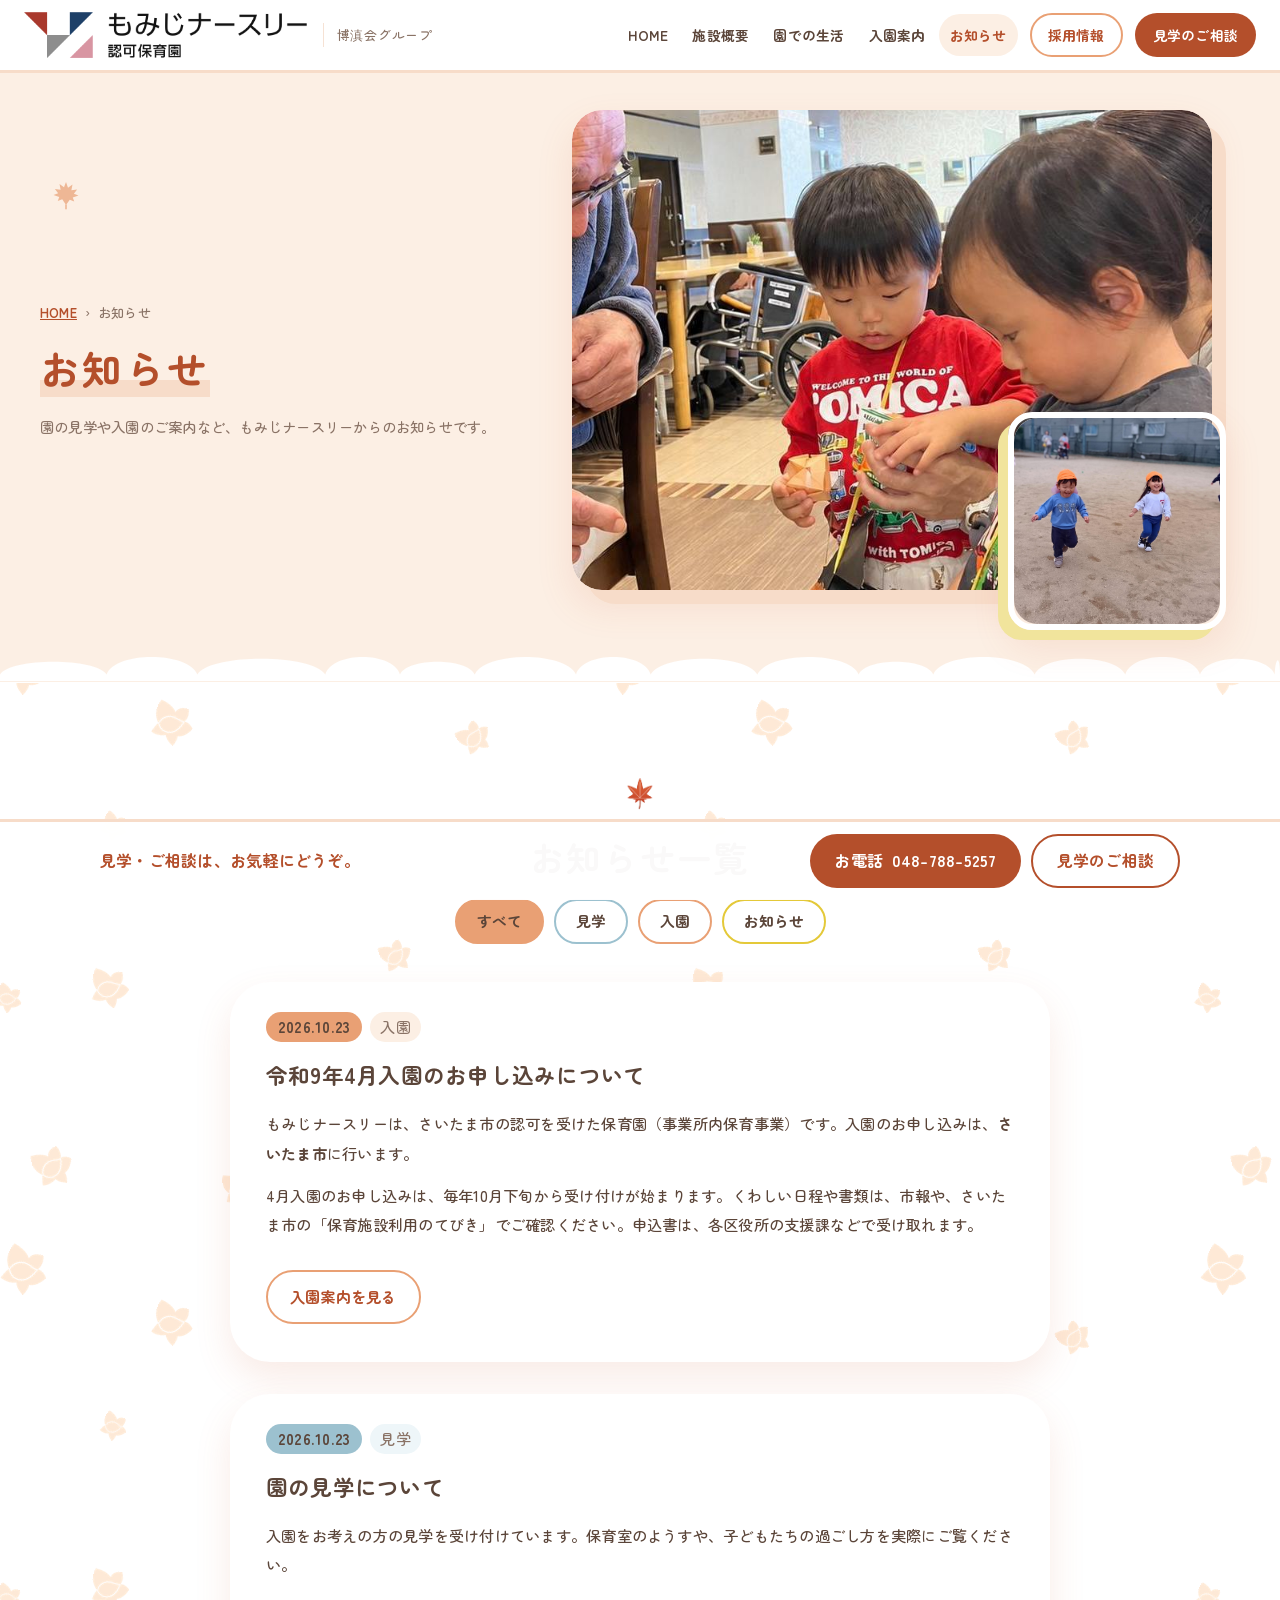
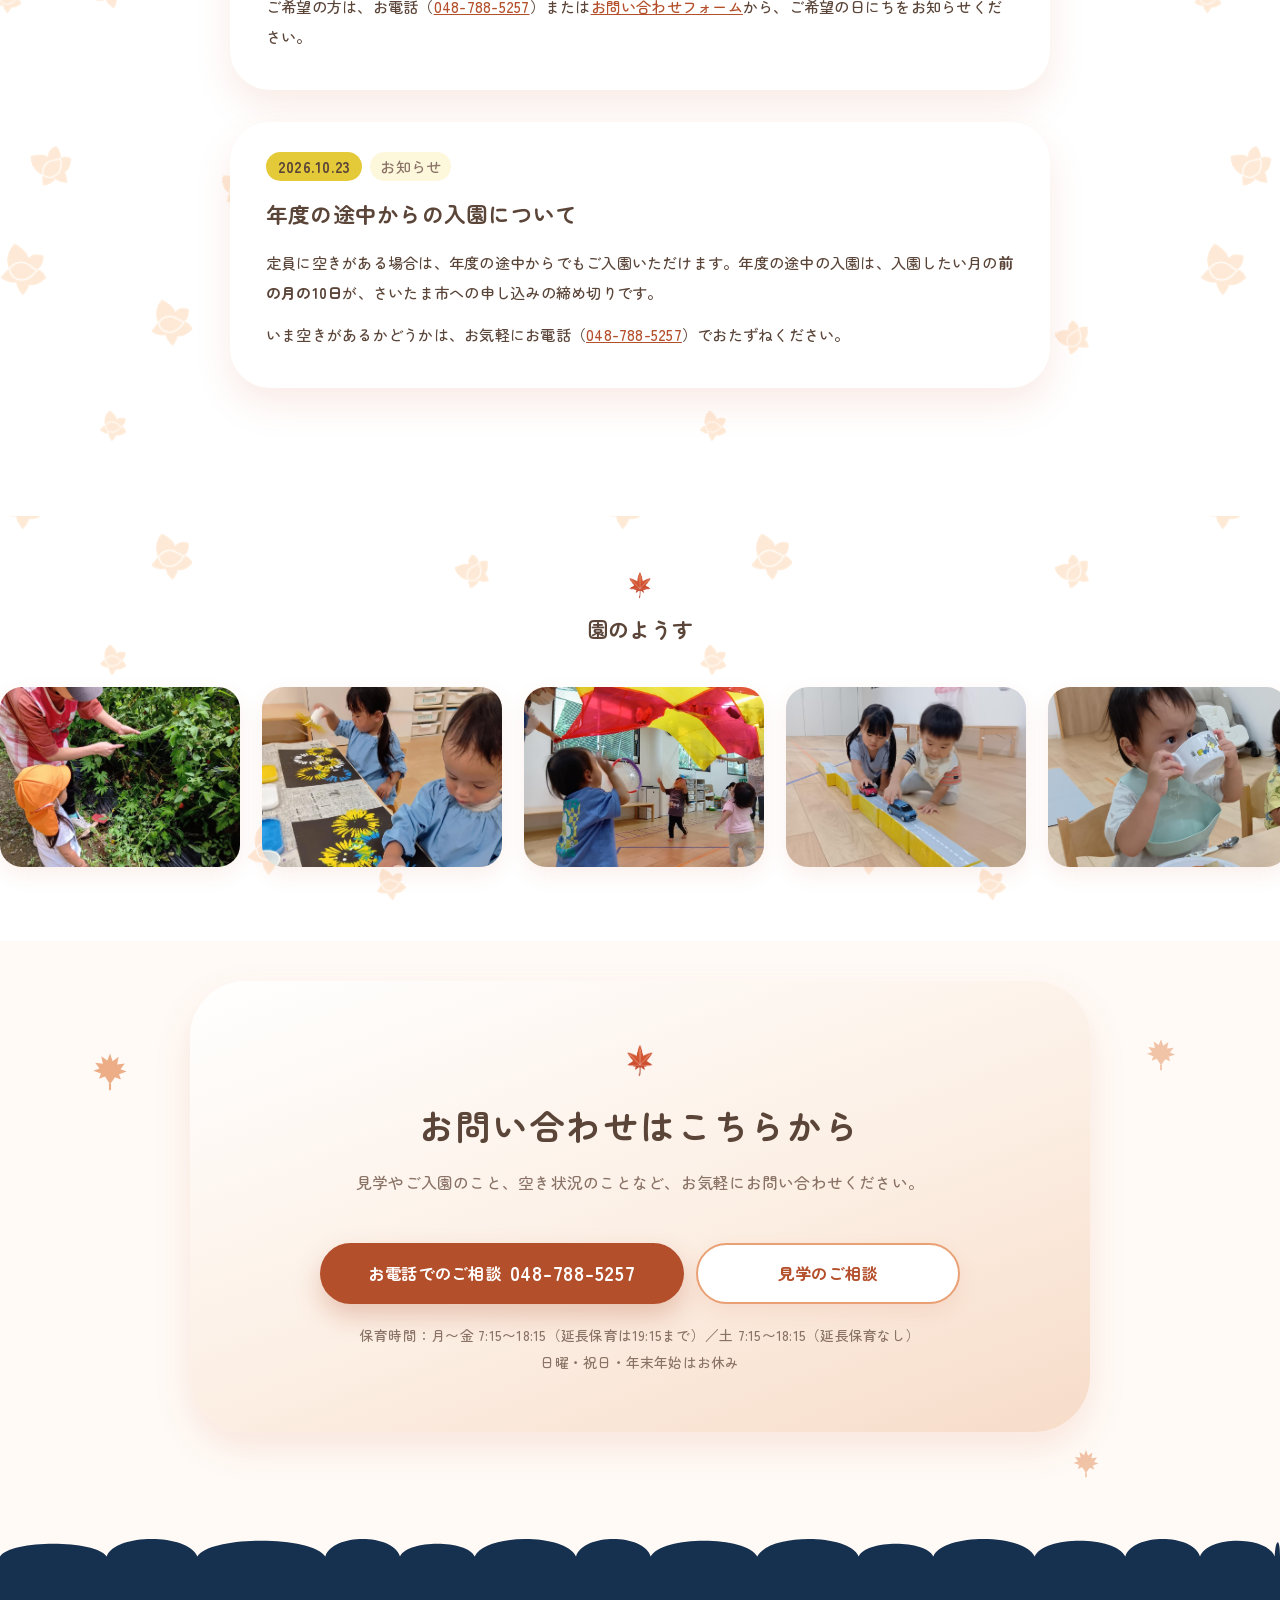
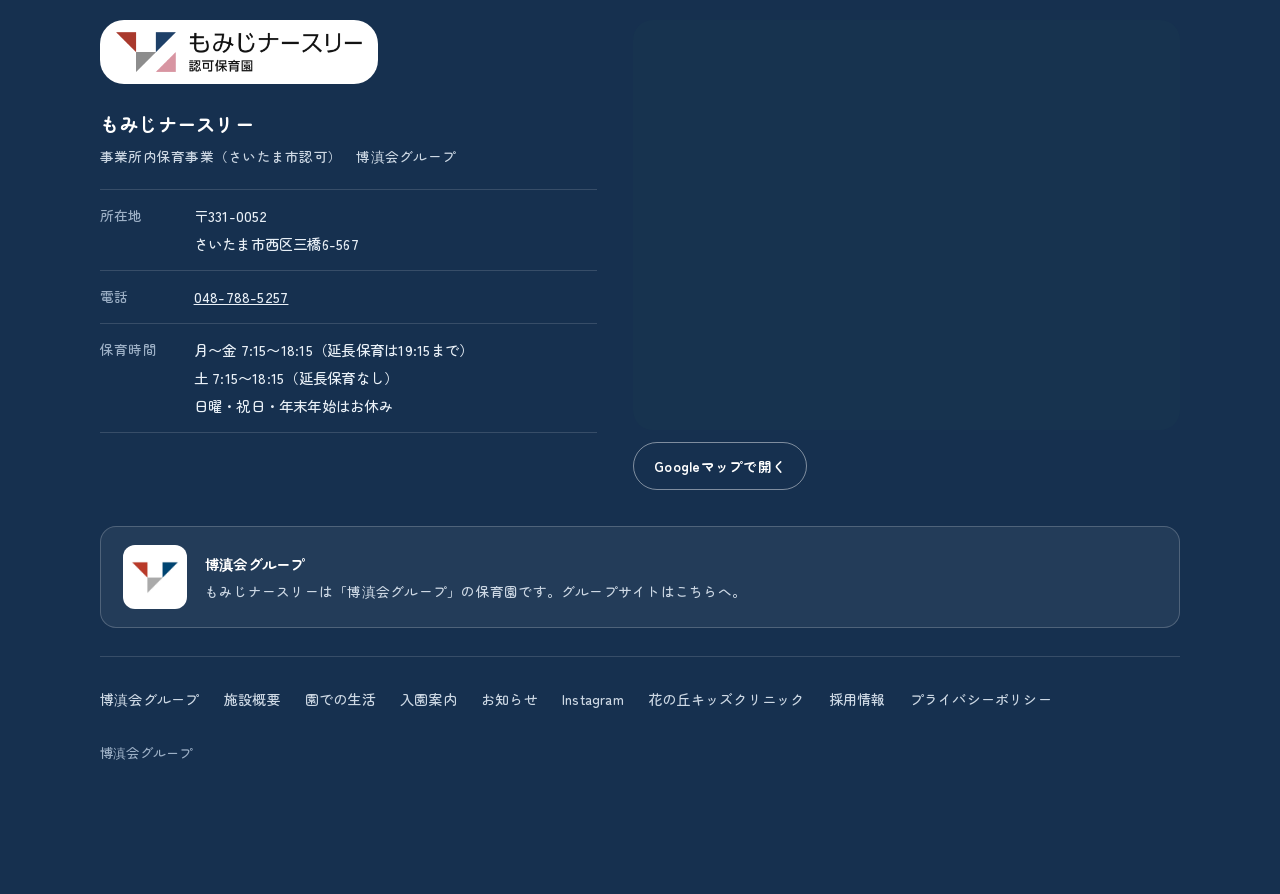
<file: news.html>
<!DOCTYPE html>
<html lang="ja">
<head>
<meta charset="UTF-8">
<meta name="viewport" content="width=device-width, initial-scale=1">
<title>お知らせ｜もみじナースリー｜博滇会グループ</title>
<!-- ★お試し公開のあいだは検索結果に出ないようにしています。本番公開のときはこの1行を削除してください★ -->
<meta name="robots" content="noindex,nofollow">
<meta name="description" content="もみじナースリーからのお知らせです。">
<link rel="icon" href="momiji-leaf.png">
<link rel="preconnect" href="https://fonts.googleapis.com">
<link rel="preconnect" href="https://fonts.gstatic.com" crossorigin>
<link href="https://fonts.googleapis.com/css2?family=Zen+Maru+Gothic:wght@500;700&display=swap" rel="stylesheet">
<link href="https://fonts.googleapis.com/css2?family=Zen+Kurenaido&display=swap&text=%E3%81%98%E3%81%BF%E3%82%82%E3%82%B9%E3%83%8A%E3%83%AA%E3%83%BC" rel="stylesheet">
<link rel="stylesheet" href="style.css?v=202610301609">
</head>
<body>
<!--
  もみじナースリー（博滇会グループ）　5ページ版　2026-10-23
  作りと構成は、さくらナースリーの5ページ版と同じです。色はもみじの秋の色にしています。
  中身は、さいたま市の施設ページ（もみじナースリー）と市の資料の内容をもとにしています。
  ★写真（harvest1.jpg など15枚）は、ほかのファイルと同じ場所に置いています（2026-10-30）。
-->
<svg width="0" height="0" style="position:absolute" aria-hidden="true">
  <defs>
    <symbol id="i-heart" viewBox="0 0 24 24"><path d="M12 20.5S3.5 15.2 3.5 9.6A4.3 4.3 0 0 1 12 7.5a4.3 4.3 0 0 1 8.5 2.1c0 5.6-8.5 10.9-8.5 10.9z" fill="currentColor"/></symbol>
    <symbol id="i-petal" viewBox="0 0 24 24"><path d="M12 1.5l1.6 4.6 3.6-2.6-.9 4.6 4.6-.6-2.6 3.4 3.7 1.4-4.6 1.6 1.2 3.2-3.6-1.4L12 20l-3-4.7-3.6 1.4 1.2-3.2L2 11.9l3.7-1.4L3.1 7.1l4.6.6-.9-4.6 3.6 2.6z" fill="currentColor"/><path d="M12 20v3" stroke="currentColor" stroke-width="1.3" stroke-linecap="round"/></symbol>
    <symbol id="kid" viewBox="0 0 40 70"><ellipse cx="20" cy="49" rx="11" ry="13" fill="currentColor"/><ellipse cx="9.5" cy="44" rx="3.2" ry="6" fill="currentColor" transform="rotate(25 9.5 44)"/><ellipse cx="30.5" cy="44" rx="3.2" ry="6" fill="currentColor" transform="rotate(-25 30.5 44)"/><ellipse cx="15" cy="64" rx="4" ry="3.6" fill="#f6d8c4"/><ellipse cx="25" cy="64" rx="4" ry="3.6" fill="#f6d8c4"/><circle cx="20" cy="20" r="13" fill="#fbe3d1"/><path d="M7 19c0-8 6-13 13-13s13 5 13 13c-3-3-6-5-9-5-1 2-4 3-8 3-4 0-7 1-9 2z" fill="#a9724a"/><circle cx="15.5" cy="22" r="1.5" fill="#4a3a35"/><circle cx="24.5" cy="22" r="1.5" fill="#4a3a35"/><ellipse cx="12.5" cy="26" rx="2.4" ry="1.6" fill="#f3a5a5" opacity=".75"/><ellipse cx="27.5" cy="26" rx="2.4" ry="1.6" fill="#f3a5a5" opacity=".75"/><path d="M18 26.5q2 1.6 4 0" stroke="#c4705e" stroke-width="1.1" fill="none" stroke-linecap="round"/></symbol>
  </defs>
</svg>
<header class="header">
  <a class="header__id" href="index.html">
    <img class="header__logoimg" src="logo-momiji.png" alt="もみじナースリー 認可保育園" width="836" height="136">
    <span class="group header__grp">博滇会グループ</span>
  </a>
  <nav class="gn" aria-label="サイトのご案内">
    <ul class="gn__list" id="gn-list"><li><a class="gn__a" href="index.html">HOME</a></li><li><a class="gn__a" href="about.html">施設概要</a></li><li><a class="gn__a" href="life.html">園での生活</a></li><li><a class="gn__a" href="guide.html">入園案内</a></li><li><a class="gn__a is-cur" href="news.html" aria-current="page">お知らせ</a></li></ul>
    <!-- ▼法人の採用サイト（うしろの ?utm_... は消さないでください） -->
    <a class="gn__recruit" id="btn-recruit-header" href="https://arwrk.net/recruit/hakushinkai?utm_source=momiji-nursery&amp;utm_medium=site&amp;utm_campaign=recruit" target="_blank" rel="noopener">採用情報</a>
    <a class="gnav__cta gn__cta" id="btn-visit-header" href="https://hakushinkai.jp/contact/?from=momiji-nursery&amp;place=header">見学のご相談</a>
    <button class="gn__toggle" type="button" aria-expanded="false" aria-controls="gn-list" aria-label="メニューを開く">
      <span class="gn__bars" aria-hidden="true"><span></span><span></span><span></span></span><span class="gn__togtxt">メニュー</span>
    </button>
  </nav>
</header>
<main class="phero dots wave-bottom pink-sec">
  <span class="float float--a" style="width:30px;height:30px;left:4%;top:110px;color:var(--pink2)" aria-hidden="true"><svg><use href="#i-petal"/></svg></span>
  <span class="float float--b" style="width:30px;height:30px;right:5%;top:84px;color:var(--yel1)" aria-hidden="true"><svg><use href="#i-petal"/></svg></span>
  <div class="phero__grid">
    <div class="phero__copy">
      <p class="crumb"><a href="index.html">HOME</a><span aria-hidden="true">›</span>お知らせ</p>
      <h1 class="phero__ttl">お知らせ</h1>
      <p class="phero__lead">園の見学や入園のご案内など、もみじナースリーからのお知らせです。</p>
    </div>
    <div class="phero__photo">
      <figure class="pic pic--main"><img src="halloween.jpg" style="object-position:50% 30%" alt="ハロウィンのお菓子をもらう子どもたち" width="1200" height="800"></figure>
      <figure class="pic pic--sub"><img src="runout.jpg" style="object-position:50% 38%" alt="広場をかけっこする子どもたち" loading="lazy"></figure>
    </div>
  </div>
</main>

<section class="section section--white wave-top white-sec" aria-labelledby="newslist-title">
  <div class="wrap">
    <h2 class="h2" id="newslist-title">お知らせ一覧</h2>
    <div class="ncats" role="group" aria-label="種類でしぼりこむ"><button type="button" class="ncat is-on" data-cat="">すべて</button><button type="button" class="ncat k-sky" data-cat="見学">見学</button><button type="button" class="ncat k-pink" data-cat="入園">入園</button><button type="button" class="ncat k-yel" data-cat="お知らせ">お知らせ</button></div>
    
    <article class="entry entry--text k-pink" id="n-nyuen" data-cat="入園">
      <div class="entry__body">
        <p class="entry__meta"><time>2026.10.23</time><span>入園</span></p>
        <h3>令和9年4月入園のお申し込みについて</h3>
        <p>もみじナースリーは、さいたま市の認可を受けた保育園（事業所内保育事業）です。入園のお申し込みは、<strong>さいたま市</strong>に行います。</p>
<p>4月入園のお申し込みは、毎年10月下旬から受け付けが始まります。くわしい日程や書類は、市報や、さいたま市の「保育施設利用のてびき」でご確認ください。申込書は、各区役所の支援課などで受け取れます。</p>
<!-- ▼令和9年4月入園の受付期間（市の日程）が決まったら、ここに日付を書き足してください -->
<p><a class="linkbtn" href="guide.html">入園案内を見る</a></p>
      </div>
    </article>
    <article class="entry entry--text k-sky" id="n-kengaku" data-cat="見学">
      <div class="entry__body">
        <p class="entry__meta"><time>2026.10.23</time><span>見学</span></p>
        <h3>園の見学について</h3>
        <p>入園をお考えの方の見学を受け付けています。保育室のようすや、子どもたちの過ごし方を実際にご覧ください。</p>
<p>ご希望の方は、お電話（<a href="tel:0487885257">048-788-5257</a>）または<a href="https://hakushinkai.jp/contact/?from=momiji-nursery&amp;place=news">お問い合わせフォーム</a>から、ご希望の日にちをお知らせください。</p>
<!-- ▼見学できる曜日・時間帯、所要時間などが決まっていれば、ここに書き足してください -->
      </div>
    </article>
    <article class="entry entry--text k-yel" id="n-tochu" data-cat="お知らせ">
      <div class="entry__body">
        <p class="entry__meta"><time>2026.10.23</time><span>お知らせ</span></p>
        <h3>年度の途中からの入園について</h3>
        <p>定員に空きがある場合は、年度の途中からでもご入園いただけます。年度の途中の入園は、入園したい月の<strong>前の月の10日</strong>が、さいたま市への申し込みの締め切りです。</p>
<p>いま空きがあるかどうかは、お気軽にお電話（<a href="tel:0487885257">048-788-5257</a>）でおたずねください。</p>
      </div>
    </article>
  </div>
</section>
<script>
/* お知らせを種類でしぼりこむ */
(function(){
  var bs=document.querySelectorAll('.ncat');
  bs.forEach(function(b){ b.addEventListener('click',function(){
    var c=b.getAttribute('data-cat');
    bs.forEach(function(x){ x.classList.toggle('is-on', x===b); });
    document.querySelectorAll('.entry--text').forEach(function(a){ a.hidden = !!c && a.getAttribute('data-cat')!==c; });
  }); });
})();
</script>
<!-- ===== 園のようす（写真が流れる帯） ===== -->
<section class="strip strip--nocap" aria-label="園のようす">
  <h2 class="strip__ttl">園のようす</h2>
  <div class="strip__track"><figure class="strip__item"><img src="harvest1.jpg" style="object-position:35% 45%" alt="畑で野菜を収穫する子どもと保育者" loading="lazy"></figure><figure class="strip__item"><img src="craft.jpg" style="object-position:72% 30%" alt="ひまわりの絵を作る製作あそび" loading="lazy"></figure><figure class="strip__item"><img src="balloon.jpg" style="object-position:45% 70%" alt="バルーンの下で遊ぶ子どもたち" loading="lazy"></figure><figure class="strip__item"><img src="cars.jpg" style="object-position:50% 50%" alt="くるまのおもちゃで遊ぶ子どもたち" loading="lazy"></figure><figure class="strip__item"><img src="lunch.jpg" style="object-position:45% 22%" alt="給食を食べる子ども" loading="lazy"></figure><figure class="strip__item"><img src="slide.jpg" style="object-position:50% 42%" alt="すべり台で遊ぶ子どもたち" loading="lazy"></figure><figure class="strip__item"><img src="runin.jpg" style="object-position:50% 48%" alt="保育室をかけっこする子どもたち" loading="lazy"></figure><figure class="strip__item"><img src="tree.jpg" style="object-position:45% 50%" alt="お散歩で木の枝に手をのばす子ども" loading="lazy"></figure><figure class="strip__item"><img src="toys.jpg" style="object-position:50% 22%" alt="おもちゃで遊ぶ子どもたち" loading="lazy"></figure><figure class="strip__item"><img src="walk.jpg" style="object-position:45% 45%" alt="保育者と手をつないでお散歩" loading="lazy"></figure><figure class="strip__item"><img src="runout.jpg" style="object-position:50% 38%" alt="広場をかけっこする子どもたち" loading="lazy"></figure><figure class="strip__item"><img src="halloween.jpg" style="object-position:50% 30%" alt="ハロウィンのお菓子をもらう子どもたち" loading="lazy"></figure><figure class="strip__item"><img src="nap.jpg" style="object-position:50% 50%" alt="お昼寝の時間" loading="lazy"></figure><figure class="strip__item"><img src="elder.jpg" style="object-position:55% 55%" alt="おばあちゃんとふれあう子ども" loading="lazy"></figure><figure class="strip__item"><img src="harvest2.jpg" style="object-position:45% 55%" alt="畑の野菜にふれる子どもたち" loading="lazy"></figure><div class="strip__dup" aria-hidden="true"><figure class="strip__item"><img src="harvest1.jpg" style="object-position:35% 45%" alt="" aria-hidden="true" loading="lazy"></figure><figure class="strip__item"><img src="craft.jpg" style="object-position:72% 30%" alt="" aria-hidden="true" loading="lazy"></figure><figure class="strip__item"><img src="balloon.jpg" style="object-position:45% 70%" alt="" aria-hidden="true" loading="lazy"></figure><figure class="strip__item"><img src="cars.jpg" style="object-position:50% 50%" alt="" aria-hidden="true" loading="lazy"></figure><figure class="strip__item"><img src="lunch.jpg" style="object-position:45% 22%" alt="" aria-hidden="true" loading="lazy"></figure><figure class="strip__item"><img src="slide.jpg" style="object-position:50% 42%" alt="" aria-hidden="true" loading="lazy"></figure><figure class="strip__item"><img src="runin.jpg" style="object-position:50% 48%" alt="" aria-hidden="true" loading="lazy"></figure><figure class="strip__item"><img src="tree.jpg" style="object-position:45% 50%" alt="" aria-hidden="true" loading="lazy"></figure><figure class="strip__item"><img src="toys.jpg" style="object-position:50% 22%" alt="" aria-hidden="true" loading="lazy"></figure><figure class="strip__item"><img src="walk.jpg" style="object-position:45% 45%" alt="" aria-hidden="true" loading="lazy"></figure><figure class="strip__item"><img src="runout.jpg" style="object-position:50% 38%" alt="" aria-hidden="true" loading="lazy"></figure><figure class="strip__item"><img src="halloween.jpg" style="object-position:50% 30%" alt="" aria-hidden="true" loading="lazy"></figure><figure class="strip__item"><img src="nap.jpg" style="object-position:50% 50%" alt="" aria-hidden="true" loading="lazy"></figure><figure class="strip__item"><img src="elder.jpg" style="object-position:55% 55%" alt="" aria-hidden="true" loading="lazy"></figure><figure class="strip__item"><img src="harvest2.jpg" style="object-position:45% 55%" alt="" aria-hidden="true" loading="lazy"></figure></div></div>
</section>
<!-- ===== 最後のご相談 ===== -->
<section class="cta" aria-labelledby="cta-title">
  <span class="float float--a is-yel" style="width:40px;height:40px;left:7%;top:110px;color:#fff" aria-hidden="true"><svg><use href="#i-petal"/></svg></span>
  <span class="float float--b" style="width:34px;height:34px;right:8%;top:96px;color:#fff" aria-hidden="true"><svg><use href="#i-petal"/></svg></span>
  <span class="float float--a" style="width:30px;height:30px;right:14%;bottom:50px;color:#fff" aria-hidden="true"><svg><use href="#i-petal"/></svg></span>
  <div class="wrap">
    <h2 class="h2" id="cta-title"><span>お問い合わせは</span><span>こちらから</span></h2>
    <p class="lede" style="text-align:center">見学やご入園のこと、空き状況のことなど、お気軽にお問い合わせください。</p>
    <div class="actions">
      <a class="btn btn--tel" id="btn-tel-2" href="tel:0487885257"><span>お電話でのご相談</span><span class="num-t">048-788-5257</span></a>
      <a class="btn btn--visit" id="btn-visit-2" href="https://hakushinkai.jp/contact/?from=momiji-nursery&amp;place=cta"><span>見学のご相談</span></a>
    </div>
    <p class="note">保育時間：月〜金 7:15〜18:15（延長保育は19:15まで）／土 7:15〜18:15（延長保育なし）<br>日曜・祝日・年末年始はお休み</p>
  </div>
</section>
<!-- ===== フッター ===== -->
<footer class="footer">
  <div class="wrap footer__grid">
    <div>
      <span class="footer__logo"><img src="logo-momiji.png" alt="もみじナースリー 認可保育園" width="836" height="136" loading="lazy"></span>
      <span class="name">もみじナースリー</span>
      <span class="name-sub">事業所内保育事業（さいたま市認可）　博滇会グループ</span>
      <dl class="access">
        <div><dt>所在地</dt><dd>〒331-0052<br>さいたま市西区三橋6-567</dd></div>
        <div><dt>電話</dt><dd><a href="tel:0487885257">048-788-5257</a></dd></div>
        <div><dt>保育時間</dt><dd>月〜金 7:15〜18:15（延長保育は19:15まで）<br>土 7:15〜18:15（延長保育なし）<br>日曜・祝日・年末年始はお休み</dd></div>
      </dl>
    </div>
    <div>
      <iframe src="https://maps.google.com/maps?q=%E5%9F%BC%E7%8E%89%E7%9C%8C%E3%81%95%E3%81%84%E3%81%9F%E3%81%BE%E5%B8%82%E8%A5%BF%E5%8C%BA%E4%B8%89%E6%A9%8B6-567&amp;z=16&amp;output=embed" title="もみじナースリーの地図" loading="lazy" referrerpolicy="no-referrer-when-downgrade"></iframe>
      <a class="map-link" id="btn-map" href="https://www.google.com/maps/search/?api=1&amp;query=%E5%9F%BC%E7%8E%89%E7%9C%8C%E3%81%95%E3%81%84%E3%81%9F%E3%81%BE%E5%B8%82%E8%A5%BF%E5%8C%BA%E4%B8%89%E6%A9%8B6-567" target="_blank" rel="noopener">Googleマップで開く</a>
    </div>
  </div>
  <div class="wrap">
    <a class="orgcard" id="btn-org" href="https://hakushinkai.jp/" target="_blank" rel="noopener">
      <span class="orgcard__logo" style="width:64px;height:64px;padding:8px;flex:none;display:flex;align-items:center;justify-content:center;background:#fff;border-radius:12px;overflow:hidden"><img src="logo-hakushinkai.png" alt="博滇会グループのマーク" width="240" height="164" style="width:100%;height:auto;max-height:100%;object-fit:contain;display:block"></span>
      <span><strong>博滇会グループ</strong><small>もみじナースリーは「博滇会グループ」の保育園です。グループサイトはこちらへ。</small></span>
    </a>
  </div>
  <nav class="wrap footer__links" aria-label="関連リンク">
    <a href="https://hakushinkai.jp/">博滇会グループ</a>
    <a href="about.html">施設概要</a><a href="life.html">園での生活</a><a href="guide.html">入園案内</a><a href="news.html">お知らせ</a>
    <a href="https://www.instagram.com/momi_jiiiii/" target="_blank" rel="noopener">Instagram</a>
    <a href="https://hakushinkai.jp/facilities/hananookakidsclinic/">花の丘キッズクリニック</a>
    <a id="btn-recruit-footer" href="https://arwrk.net/recruit/hakushinkai?utm_source=momiji-nursery&amp;utm_medium=site&amp;utm_campaign=recruit" target="_blank" rel="noopener">採用情報</a>
    <a href="https://hakushinkai.jp/privacy-policy/">プライバシーポリシー</a>
  </nav>
  <p class="wrap group">博滇会グループ</p>
</footer>

<!-- ===== 画面下のお問い合わせバー ===== -->
<div class="callbar">
  <div class="callbar__inner">
    <p class="callbar__msg">見学・ご相談は、お気軽にどうぞ。</p>
    <div class="callbar__btns">
      <a class="cbtn cbtn--tel" id="btn-tel-bar" href="tel:0487885257"><span class="only-sp">電話する</span><span class="only-pc">お電話&nbsp;&nbsp;048-788-5257</span></a>
      <a class="cbtn cbtn--visit" id="btn-visit-bar" href="https://hakushinkai.jp/contact/?from=momiji-nursery&amp;place=bar"><span class="only-sp">見学・相談</span><span class="only-pc">見学のご相談</span></a>
    </div>
  </div>
</div>
<script>
/* 画面下のバーを、1枚目のボタンと最後のご相談が見えているあいだだけ隠します。 */
(function () {
  var bar = document.querySelector('.callbar');
  if (!bar || !('IntersectionObserver' in window)) return;
  var fv = document.querySelector('.fv .actions');
  var cta = document.querySelector('.cta');
  var foot = document.querySelector('.footer');
  var s = { fv:false, cta:false, foot:false };
  var io = new IntersectionObserver(function (es) {
    es.forEach(function (e) { if (e.target === fv) s.fv = e.isIntersecting; else if (e.target === foot) s.foot = e.isIntersecting; else s.cta = e.isIntersecting; });
    bar.classList.toggle('is-hidden', s.fv || s.cta || s.foot);
  }, { threshold: 0.2 });
  if (fv) io.observe(fv);
  if (cta) io.observe(cta);
  if (foot) io.observe(foot);
})();
</script>
<script>
/* スマホのメニューの開け閉め */
(function(){
  var nav=document.querySelector('.gn'); if(!nav) return;
  var btn=nav.querySelector('.gn__toggle');
  function set(o){ nav.classList.toggle('is-open',o); btn.setAttribute('aria-expanded',o?'true':'false'); btn.setAttribute('aria-label',o?'メニューを閉じる':'メニューを開く'); }
  btn.addEventListener('click',function(){ set(btn.getAttribute('aria-expanded')!=='true'); });
  document.addEventListener('click',function(e){ if(!nav.contains(e.target)) set(false); });
  document.addEventListener('keydown',function(e){ if(e.key==='Escape') set(false); });
  nav.querySelectorAll('.gn__a').forEach(function(a){ a.addEventListener('click',function(){ set(false); }); });
})();
</script>
</body>
</html>
</file>
<file: style.css>
﻿@charset "UTF-8";

/* =========================================================
   色（ここを変えればページ全体の色が変わります）
   ========================================================= */
:root{
  --pink1:   #d0613a;   /* ピンク1：飾り・大きな見出しの差し色 */
  --pink2:   #e9a074;   /* ピンク2：飾り・枠 */
  --pink3:   #f7dcc9;   /* ピンク3：うすい面 */
  --pink4:   #fcefe4;   /* ピンク3をさらにうすく：地の色 */
  --deep:    #a9431f;   /* ピンクを濃くした色：白い文字を乗せるボタン・面、小さな差し色の文字 */
  --deep-d:  #8c3517;   /* 押したとき */
  --bg:      #fffaf4;   /* ページの地（ほんのりピンクがかった白） */
  --white:   #ffffff;
  --ink:     #3b2f29;   /* 本文の文字（あたたかい濃い色） */
  --ink-soft:#6c5d55;
  --line:    #f1dccd;
  /* 博滇会カラー一覧表の展開色（2026-10-06 第4版で追加） */
  --yel1:#dfaa17; --yel2:#e4c939; --yel3:#f1e49c; --yel4:#fdf7dc; --yel-ink:#8a6707;
  --sky1:#5e94a4; --sky2:#9cc1cf; --sky3:#cde0e7; --sky4:#eef6f9; --sky-ink:#3f7280;
  --pur1:#9786a5; --pur2:#b9aac0; --pur3:#e0d9e3; --pur4:#f3eff5; --pur-ink:#6f5e7e;
  --rainbow: linear-gradient(90deg, var(--pink2) 0 25%, var(--yel2) 25% 50%, var(--sky2) 50% 75%, var(--pur2) 75% 100%);
  --navy:    #1e4068;   /* 博滇会の深藍（フッターだけ） */
  --navy-d:  #16304f;
  --shadow:  0 8px 24px rgba(169,67,31,.10);
  --maxw:    1080px;
  --round:   "Zen Maru Gothic", "Hiragino Maru Gothic ProN", "Hiragino Kaku Gothic ProN", system-ui, sans-serif;
}

*{ box-sizing:border-box; margin:0; padding:0; }
html{ scroll-behavior:smooth; }
body{
  background:var(--bg); color:var(--ink);
  font-family: system-ui, -apple-system, "Hiragino Kaku Gothic ProN", "Noto Sans JP", "Yu Gothic", Meiryo, sans-serif;
  line-height:1.95; letter-spacing:.015em; -webkit-font-smoothing:antialiased;
  overflow-x:hidden;
}
img{ max-width:100%; display:block; }
a{ color:var(--deep); }
.wrap{ width:100%; max-width:var(--maxw); margin:0 auto; position:relative; z-index:1; }
.sr-only{ position:absolute; width:1px; height:1px; overflow:hidden; clip:rect(0 0 0 0); white-space:nowrap; }

/* =========================================================
   飾りの部品
   ========================================================= */
/* ガーランド（三角の旗） */
.bunting{
  height:56px; width:100%;
  background:url("data:image/svg+xml;utf8,<svg xmlns='http://www.w3.org/2000/svg' viewBox='0 0 600 60' preserveAspectRatio='none'><path d='M0 6 Q300 40 600 6' fill='none' stroke='%236c5d55' stroke-width='1.2' stroke-dasharray='3 3'/><polygon points='12,9.2 48,9.2 30,39.2' fill='%23d0613a'/><polygon points='72,14.7 108,14.7 90,44.7' fill='%23e4c939'/><polygon points='132,18.8 168,18.8 150,48.8' fill='%239cc1cf'/><polygon points='192,21.5 228,21.5 210,51.5' fill='%23e9a074'/><polygon points='252,22.8 288,22.8 270,52.8' fill='%23b9aac0'/><polygon points='312,22.8 348,22.8 330,52.8' fill='%23dfaa17'/><polygon points='372,21.5 408,21.5 390,51.5' fill='%23d0613a'/><polygon points='432,18.8 468,18.8 450,48.8' fill='%239cc1cf'/><polygon points='492,14.7 528,14.7 510,44.7' fill='%23e4c939'/><polygon points='552,9.2 588,9.2 570,39.2' fill='%23b9aac0'/></svg>") no-repeat center top / 100% 100%;
  pointer-events:none;
}
@media (max-width:760px){ .bunting{ height:40px; } }

/* 水玉の面 */
.dots{
  background-color:var(--pink4);
  background-image:radial-gradient(circle, rgba(233,160,116,.28) 3px, transparent 3.5px);
  background-size:28px 28px;
}

/* 波の境目（上下） */
.wave-top, .wave-bottom{ position:relative; }
.wave-top::before, .wave-bottom::after{
  content:""; position:absolute; left:0; right:0; height:34px; pointer-events:none; z-index:0;
  background-repeat:no-repeat; background-size:100% 100%;
}
.wave-top::before{ top:-33px; background-image:var(--wave-up); }
.wave-bottom::after{ bottom:-33px; background-image:var(--wave-down); z-index:2; }
.pink-sec{
  --wave-up:url("data:image/svg+xml;utf8,<svg xmlns='http://www.w3.org/2000/svg' viewBox='0 0 1200 34' preserveAspectRatio='none'><path d='M0 34 C 150 4 300 4 450 18 C 600 32 750 32 900 16 C 1050 2 1150 8 1200 14 L1200 34 Z' fill='%23fcefe4'/></svg>");
  --wave-down:url("data:image/svg+xml;utf8,<svg xmlns='http://www.w3.org/2000/svg' viewBox='0 0 1200 34' preserveAspectRatio='none'><path d='M0 0 L1200 0 L1200 20 C 1050 32 900 32 750 18 C 600 4 450 4 300 18 C 150 32 50 28 0 20 Z' fill='%23fcefe4'/></svg>");
}
.white-sec{
  --wave-up:url("data:image/svg+xml;utf8,<svg xmlns='http://www.w3.org/2000/svg' viewBox='0 0 1200 34' preserveAspectRatio='none'><path d='M0 34 C 200 2 400 6 600 18 C 800 30 1000 30 1200 8 L1200 34 Z' fill='%23ffffff'/></svg>");
  --wave-down:url("data:image/svg+xml;utf8,<svg xmlns='http://www.w3.org/2000/svg' viewBox='0 0 1200 34' preserveAspectRatio='none'><path d='M0 0 L1200 0 L1200 14 C 1000 34 800 30 600 18 C 400 6 200 4 0 22 Z' fill='%23ffffff'/></svg>");
}

/* 浮かぶ星・雲・ハート */
.float{ position:absolute; pointer-events:none; z-index:0; color:var(--pink2); }
.float svg{ width:100%; height:100%; display:block; }
.float--a{ animation:bob 7s ease-in-out infinite alternate; }
.float--b{ animation:bob 9s ease-in-out -3s infinite alternate; }
@keyframes bob{ from{ transform:translateY(0) rotate(-6deg); } to{ transform:translateY(-14px) rotate(8deg); } }

/* =========================================================
   見出し
   ========================================================= */
.section{ padding:96px 24px; position:relative; }
.section--white{ background:var(--white); }
.section--pink{ background-color:var(--pink4); }
.eng{
  display:block; text-align:center; font-family:"Zen Kurenaido", var(--round);
  color:var(--pink1); font-size:1.15rem; letter-spacing:.12em; margin-bottom:.1em;
}
.h2{
  font-family:var(--round); font-weight:700;
  font-size:clamp(1.5rem, 4.4vw, 2.15rem); line-height:1.6; letter-spacing:.05em;
  color:var(--ink); text-align:center; margin:0 0 .4em;
}
.h2 span{ display:inline-block; white-space:nowrap; }
/* 手描き風の下線 */
.h2::after{
  content:""; display:block; width:120px; height:14px; margin:.35em auto 0;
  background:url("data:image/svg+xml;utf8,<svg xmlns='http://www.w3.org/2000/svg' viewBox='0 0 120 14'><path d='M3 9 C 20 3 34 13 50 7 S 82 3 96 8 S 112 10 117 5' fill='none' stroke='%23e9a074' stroke-width='4' stroke-linecap='round'/></svg>") no-repeat center / contain;
}
.num{ color:var(--pink1); font-size:1.35em; padding:0 .04em; }
.lede{ color:var(--ink-soft); font-size:.98rem; line-height:2.05; margin:0 auto 2.8em; max-width:760px; text-align:center; }
.h3-pill{
  display:inline-flex; align-items:center; gap:.5em; font-family:var(--round); font-weight:700;
  background:var(--white); color:var(--deep); border:2px dashed var(--pink2);
  border-radius:999px; padding:6px 20px; font-size:1.02rem; margin-bottom:1em;
}

/* =========================================================
   上の帯
   ========================================================= */
.header{
  position:sticky; top:0; z-index:60;
  display:flex; align-items:center; justify-content:space-between; gap:14px;
  padding:12px 24px; background:rgba(255,255,255,.96); border-bottom:0;
  backdrop-filter:blur(6px);
  box-shadow:0 4px 0 -0px transparent;
}
.header__id{ display:flex; align-items:center; gap:.7em; min-width:0; text-decoration:none; color:inherit; }
.header__logo{
  flex:none; width:40px; height:40px; border-radius:50%; background:var(--pink3);
  display:grid; place-items:center;
}
.header__logo svg{ width:26px; height:26px; }
.header__txt{ display:flex; align-items:baseline; gap:.8em; flex-wrap:wrap; }
.header .facility{ font-family:var(--round); font-size:1.35rem; font-weight:700; letter-spacing:.06em; color:var(--ink); }
.header .group{ font-size:.8rem; color:var(--ink-soft); letter-spacing:.06em; }
.gnav{ display:flex; align-items:center; gap:2px; }
.gnav a{
  font-family:var(--round); font-size:.86rem; font-weight:700; color:var(--ink); text-decoration:none;
  padding:9px 12px; border-radius:999px; white-space:nowrap;
}
.gnav a:hover{ background:var(--pink4); color:var(--deep); }
.gnav .gnav__recruit{ border:2px solid var(--pink2); margin-left:6px; }
.gnav .gnav__cta{ background:var(--deep); color:#fff; margin-left:6px; padding:9px 18px; }
.gnav .gnav__cta:hover{ background:var(--deep-d); color:#fff; }
@media (max-width:1000px){ .gnav .gnav__page{ display:none; } }
@media (max-width:560px){
  .header{ padding:9px 14px; }
  .header__txt{ flex-direction:column; gap:0; }
  .header .facility{ font-size:1.08rem; line-height:1.35; }
  .header .group{ font-size:.68rem; }
  .header__logo{ width:34px; height:34px; }
  .gnav .gnav__recruit{ display:none; }
  .gnav .gnav__cta{ padding:8px 13px; font-size:.8rem; }
}

/* =========================================================
   1枚目
   ========================================================= */
.fv{ position:relative; overflow:hidden; padding:20px 24px 96px; }
.fv .bunting{ position:absolute; top:0; left:0; }
.fv__grid{
  max-width:var(--maxw); margin:0 auto; position:relative; z-index:1;
  display:grid; grid-template-columns:minmax(0,1fr) minmax(0,1.1fr); gap:40px; align-items:center;
  padding-top:56px;
}
.fv__copy{ text-align:left; }
.fv__place{
  display:inline-block; font-family:var(--round); font-weight:700; font-size:.9rem;
  background:var(--white); color:var(--deep); border-radius:999px; padding:4px 16px; margin-bottom:1.1em;
  box-shadow:0 3px 10px rgba(169,67,31,.12);
}
.lead{
  font-family:"Zen Kurenaido", var(--round); font-weight:400;
  font-size:clamp(2.2rem, 5.6vw, 4rem); line-height:1.45; color:var(--deep);
  margin-bottom:.5em;
  opacity:0; transform:translateY(14px); animation:rise .9s cubic-bezier(.22,.61,.36,1) .15s forwards;
}
.lead span{ display:inline-block; white-space:nowrap; }
.lead em{ font-style:normal; background:linear-gradient(transparent 62%, var(--pink3) 62%); padding:0 .06em; }
@keyframes rise{ to{ opacity:1; transform:none; } }
.fv__text{ color:var(--ink-soft); margin-bottom:1.6em; max-width:30em; }

.tags{ display:flex; flex-wrap:wrap; gap:8px; list-style:none; margin:0 0 1.8em; }
.tags li{
  font-family:var(--round); font-size:.86rem; font-weight:700; color:var(--deep);
  background:var(--white); border:2px solid var(--pink3); border-radius:999px; padding:4px 14px; white-space:nowrap;
}

/* 写真の枠（まるい形） */
.fv__photo{ position:relative; }
.blob{
  position:relative; aspect-ratio:1/1; overflow:hidden;
  border-radius:58% 42% 52% 48% / 46% 54% 46% 54%;
  border:10px solid var(--white); box-shadow:0 18px 40px rgba(169,67,31,.18);
  background:var(--pink4);
}
.blob > svg{ width:100%; height:100%; display:block; }
.fv__ring{ position:absolute; border-radius:50%; z-index:-1; }
.fv__ring--1{ width:38%; aspect-ratio:1; background:var(--pink3); right:-6%; top:-4%; }
.fv__ring--2{ width:22%; aspect-ratio:1; border:3px dashed var(--pink2); left:-4%; bottom:4%; }
.fv__badge{
  position:absolute; left:2%; top:6%; z-index:2; width:120px; height:120px;
  display:grid; place-items:center; text-align:center; line-height:1.3;
  font-family:var(--round); font-weight:700; color:#fff; font-size:.9rem;
  background:url("data:image/svg+xml;utf8,<svg xmlns='http://www.w3.org/2000/svg' viewBox='0 0 100 100'><g fill='%23a9431f'><circle cx='50' cy='50' r='36'/><circle cx='84' cy='50' r='16'/><circle cx='74' cy='74' r='16'/><circle cx='50' cy='84' r='16'/><circle cx='26' cy='74' r='16'/><circle cx='16' cy='50' r='16'/><circle cx='26' cy='26' r='16'/><circle cx='50' cy='16' r='16'/><circle cx='74' cy='26' r='16'/></g></svg>") no-repeat center / contain;
  transform:rotate(-8deg);
}
.fv__badge b{ display:block; font-size:1.5rem; }
.ph-note{ position:absolute; right:10px; bottom:10px; font-size:.68rem; color:var(--ink-soft); background:rgba(255,255,255,.9); border-radius:999px; padding:2px 10px; z-index:2; }

.actions{ display:flex; flex-wrap:wrap; gap:12px; }
.btn{
  display:flex; align-items:center; justify-content:center; gap:.5em; flex-wrap:wrap;
  min-height:60px; padding:12px 26px; border-radius:999px;
  font-family:var(--round); font-size:1.02rem; font-weight:700; letter-spacing:.04em; text-decoration:none;
  transition:background-color .18s ease, color .18s ease, transform .14s ease, box-shadow .18s ease;
}
.btn > span{ white-space:nowrap; }
.btn--tel{ flex:1 1 300px; background:var(--deep); color:#fff; box-shadow:0 5px 0 var(--deep-d); }
.btn--tel:hover{ transform:translateY(2px); box-shadow:0 3px 0 var(--deep-d); }
.btn--tel .num-t{ font-size:1.2rem; letter-spacing:.04em; }
.btn--visit{ flex:1 1 200px; background:#fff; color:var(--deep); border:2px solid var(--deep); box-shadow:0 5px 0 var(--pink3); }
.btn--visit:hover{ transform:translateY(2px); box-shadow:0 3px 0 var(--pink3); }
.btn:active{ transform:translateY(5px); box-shadow:none; }
.fv__note{ margin-top:1.2em; font-size:.86rem; color:var(--ink-soft); }

@media (max-width:860px){
  .fv{ padding-bottom:72px; }
  .fv__grid{ grid-template-columns:minmax(0,1fr); gap:28px; padding-top:40px; }
  .fv__photo{ order:-1; max-width:440px; width:88%; margin:0 auto; }
  .fv__copy{ text-align:center; }
  .tags, .actions{ justify-content:center; }
  .fv__text{ margin-left:auto; margin-right:auto; }
  .fv__badge{ width:96px; height:96px; font-size:.78rem; }
  .fv__badge b{ font-size:1.2rem; }
}

/* =========================================================
   保育方針
   ========================================================= */
.policy{ display:grid; gap:22px; grid-template-columns:repeat(4, minmax(0,1fr)); }
@media (max-width:900px){ .policy{ grid-template-columns:repeat(2, minmax(0,1fr)); } }
@media (max-width:480px){ .policy{ grid-template-columns:minmax(0,1fr); } }
.pcard{
  position:relative; text-align:center; background:var(--white); border-radius:28px;
  padding:34px 18px 26px; box-shadow:var(--shadow); border:2px solid var(--pink3);
  transition:transform .2s ease;
}
.pcard:nth-child(odd){ transform:rotate(-1.2deg); }
.pcard:nth-child(even){ transform:rotate(1.2deg); }
.pcard:hover{ transform:rotate(0) translateY(-4px); }
.pcard__no{
  position:absolute; top:-16px; left:50%; transform:translateX(-50%);
  font-family:var(--round); font-weight:700; color:#fff; background:var(--pink1);
  width:36px; height:36px; border-radius:50%; display:grid; place-items:center; font-size:1rem;
  border:3px solid var(--white);
}
.pcard__ico{ width:84px; height:84px; margin:0 auto 14px; border-radius:50%; background:var(--pink4); display:grid; place-items:center; }
.pcard__ico svg{ width:50px; height:50px; }
.pcard h3{ font-family:var(--round); font-size:1.08rem; line-height:1.65; color:var(--ink); }

.quote{
  position:relative; margin:56px auto 0; max-width:840px; background:var(--white);
  border-radius:32px; padding:40px 40px 34px; box-shadow:var(--shadow);
  border:2px dashed var(--pink2);
}
.quote__cap{
  position:absolute; top:-18px; left:50%; transform:translateX(-50%);
  font-family:var(--round); font-weight:700; color:#fff; background:var(--deep);
  border-radius:999px; padding:4px 22px; font-size:.95rem; white-space:nowrap;
}
.quote p{ line-height:2.1; }
.quote strong{ color:var(--deep); background:linear-gradient(transparent 66%, var(--pink3) 66%); }
@media (max-width:600px){ .quote{ padding:34px 22px 26px; } }

/* =========================================================
   特徴（イラスト・写真つき）
   ========================================================= */
.features{ display:grid; gap:24px; grid-template-columns:repeat(4, minmax(0,1fr)); }
@media (max-width:980px){ .features{ grid-template-columns:repeat(2, minmax(0,1fr)); } }
@media (max-width:520px){ .features{ grid-template-columns:minmax(0,1fr); } }
.fcard{ background:var(--white); border-radius:28px; overflow:hidden; box-shadow:var(--shadow); border:2px solid var(--pink3); }
.fcard__pic{ position:relative; aspect-ratio:4/3; background:var(--pink4); }
.fcard__pic svg{ width:100%; height:100%; display:block; }
.fcard__body{ padding:20px 22px 26px; }
.fcard h3{ font-family:var(--round); font-size:1.1rem; color:var(--deep); line-height:1.6; margin-bottom:.4em; }
.fcard p{ font-size:.93rem; color:var(--ink-soft); }
.fcard a{ font-weight:700; }

/* =========================================================
   一日の流れ
   ========================================================= */
.days{ display:grid; gap:24px; grid-template-columns:repeat(3, minmax(0,1fr)); align-items:start; }
@media (max-width:900px){ .days{ grid-template-columns:minmax(0,1fr); max-width:520px; margin:0 auto; } }
.day{ background:var(--white); border-radius:28px; box-shadow:var(--shadow); overflow:hidden; border:2px solid var(--pink3); }
.day__head{
  display:flex; align-items:center; gap:12px; padding:16px 22px;
  background:var(--hd); font-family:var(--round); font-weight:700; font-size:1.15rem; color:var(--hdink);
}
.day__head i{ width:46px; height:46px; border-radius:50%; background:#fff; display:grid; place-items:center; flex:none; }
.day__head svg{ width:30px; height:30px; }
.day--0{ --hd:var(--pink3); --hdink:var(--ink); }
.day--1{ --hd:var(--pink2); --hdink:var(--ink); }
.day--3{ --hd:var(--pink1); --hdink:#fff; }
.day--3 .day__head{ background:var(--deep); }
.day ol{ list-style:none; padding:18px 22px 22px; position:relative; }
.day ol::before{ content:""; position:absolute; left:calc(22px + 5px); top:30px; bottom:34px; border-left:2px dotted var(--pink2); }
.day li{ display:grid; grid-template-columns:14px 3.7em 1fr; gap:.7em; align-items:baseline; padding:6px 0; font-size:.95rem; position:relative; }
.day li::before{ content:""; width:12px; height:12px; border-radius:50%; background:var(--white); border:3px solid var(--pink1); position:relative; top:1px; }
.day time{ font-family:var(--round); font-weight:700; color:var(--deep); font-variant-numeric:tabular-nums; }
.day .ext::before{ border-color:var(--pink3); }
.day .ext time, .day .ext span{ color:var(--ink-soft); }

/* =========================================================
   年間行事
   ========================================================= */
.months{ display:grid; gap:16px; grid-template-columns:repeat(4, minmax(0,1fr)); }
@media (max-width:900px){ .months{ grid-template-columns:repeat(2, minmax(0,1fr)); } }
@media (max-width:480px){ .months{ grid-template-columns:minmax(0,1fr); } }
.month{
  display:flex; gap:14px; align-items:center; background:var(--white);
  border-radius:24px; padding:14px 16px; box-shadow:var(--shadow);
}
.month__badge{
  flex:none; width:64px; height:64px; display:grid; place-items:center; text-align:center;
  font-family:var(--round); font-weight:700; line-height:1; color:var(--bdink);
  background:var(--flower) no-repeat center / contain;
}
.month__badge b{ font-size:1.35rem; display:block; }
.month__badge small{ font-size:.72rem; }
.m-a{ --bdink:#fff; --flower:url("data:image/svg+xml;utf8,<svg xmlns='http://www.w3.org/2000/svg' viewBox='0 0 100 100'><g fill='%23a9431f'><circle cx='50' cy='50' r='36'/><circle cx='84' cy='50' r='16'/><circle cx='74' cy='74' r='16'/><circle cx='50' cy='84' r='16'/><circle cx='26' cy='74' r='16'/><circle cx='16' cy='50' r='16'/><circle cx='26' cy='26' r='16'/><circle cx='50' cy='16' r='16'/><circle cx='74' cy='26' r='16'/></g></svg>"); }
.m-b{ --bdink:var(--ink); --flower:url("data:image/svg+xml;utf8,<svg xmlns='http://www.w3.org/2000/svg' viewBox='0 0 100 100'><g fill='%23e9a074'><circle cx='50' cy='50' r='36'/><circle cx='84' cy='50' r='16'/><circle cx='74' cy='74' r='16'/><circle cx='50' cy='84' r='16'/><circle cx='26' cy='74' r='16'/><circle cx='16' cy='50' r='16'/><circle cx='26' cy='26' r='16'/><circle cx='50' cy='16' r='16'/><circle cx='74' cy='26' r='16'/></g></svg>"); }
.m-c{ --bdink:var(--ink); --flower:url("data:image/svg+xml;utf8,<svg xmlns='http://www.w3.org/2000/svg' viewBox='0 0 100 100'><g fill='%23f7dcc9'><circle cx='50' cy='50' r='36'/><circle cx='84' cy='50' r='16'/><circle cx='74' cy='74' r='16'/><circle cx='50' cy='84' r='16'/><circle cx='26' cy='74' r='16'/><circle cx='16' cy='50' r='16'/><circle cx='26' cy='26' r='16'/><circle cx='50' cy='16' r='16'/><circle cx='74' cy='26' r='16'/></g></svg>"); }
.month ul{ list-style:none; font-size:.93rem; line-height:1.75; }
.month li::before{ content:"♡ "; color:var(--pink2); font-size:.8em; }

.two{ display:grid; gap:28px; grid-template-columns:repeat(2, minmax(0,1fr)); margin-top:3.2em; }
@media (max-width:760px){ .two{ grid-template-columns:minmax(0,1fr); } }
.box{ background:var(--white); border-radius:28px; padding:26px 26px 28px; box-shadow:var(--shadow); }
.chips{ display:flex; flex-wrap:wrap; gap:10px; list-style:none; }
.chips li{
  background:var(--pink4); border-radius:999px; padding:6px 16px; font-size:.92rem;
  font-family:var(--round); font-weight:700; color:var(--ink);
}

/* =========================================================
   病児保育
   ========================================================= */
.byoji{ display:grid; gap:28px; grid-template-columns:minmax(0,1fr) minmax(0,1.25fr); align-items:start; }
@media (max-width:860px){ .byoji{ grid-template-columns:minmax(0,1fr); } }
.byoji__card{ background:var(--white); border-radius:32px; padding:28px; box-shadow:var(--shadow); border:2px solid var(--pink3); position:relative; }
.byoji__ill{ width:110px; height:110px; margin:-70px auto 10px; border-radius:50%; background:var(--white); border:4px solid var(--pink3); display:grid; place-items:center; }
.byoji__ill svg{ width:70px; height:70px; }
.facts{ list-style:none; display:grid; gap:12px; }
.facts li{ background:var(--pink4); border-radius:18px; padding:14px 18px; }
.facts .t{ display:block; font-size:.8rem; color:var(--ink-soft); }
.facts .v{ display:block; font-family:var(--round); font-size:1.2rem; font-weight:700; color:var(--deep); line-height:1.5; }
.facts small{ color:var(--ink-soft); }

.tablebox{ background:var(--white); border-radius:24px; overflow-x:auto; box-shadow:var(--shadow); border:2px solid var(--pink3); }
table{ border-collapse:collapse; width:100%; font-size:.95rem; }
th, td{ padding:15px 20px; border-bottom:1px dashed var(--line); text-align:left; vertical-align:top; }
tr:last-child th, tr:last-child td{ border-bottom:none; }
th{ width:30%; min-width:8em; background:var(--pink4); color:var(--deep); font-family:var(--round); font-weight:700; }
td small{ color:var(--ink-soft); }
.fee{ min-width:440px; }
.fee thead th{ background:var(--deep); color:#fff; width:auto; }
.fee td.yen{ font-family:var(--round); font-weight:700; color:var(--deep); white-space:nowrap; font-size:1.08rem; }
.notes{ margin-top:16px; font-size:.9rem; color:var(--ink-soft); list-style:none; }
.notes li{ padding-left:1.1em; text-indent:-1.1em; margin-bottom:.4em; }
.notes li::before{ content:"※"; }
.linkbtn{
  display:inline-flex; align-items:center; gap:.5em; margin-top:18px;
  border:2px solid var(--deep); border-radius:999px; padding:10px 22px; min-height:52px;
  font-family:var(--round); font-weight:700; text-decoration:none; color:var(--deep); background:#fff;
}
.linkbtn:hover{ background:var(--deep); color:#fff; }
.linkbtn svg{ width:16px; height:16px; }
.classes{ display:flex; flex-wrap:wrap; gap:6px; margin-top:.6em; }
.classes span{ background:var(--pink4); border:1px solid var(--pink3); border-radius:999px; padding:1px 12px; font-size:.85rem; white-space:nowrap; }

/* =========================================================
   職員募集
   ========================================================= */
.perks{ display:grid; gap:18px; grid-template-columns:repeat(3, minmax(0,1fr)); margin-bottom:2.2em; }
@media (max-width:760px){ .perks{ grid-template-columns:minmax(0,1fr); } }
.perk{ background:#fff; border-radius:28px; padding:24px 20px; text-align:center; box-shadow:var(--shadow); }
.perk .big{ display:block; font-family:var(--round); font-size:1.55rem; font-weight:700; color:var(--ink); line-height:1.35; }
.perk span{ font-size:.92rem; color:var(--ink-soft); }
.more{ background:#fff; border-radius:22px; overflow:hidden; margin-bottom:12px; box-shadow:var(--shadow); }
.more summary{
  cursor:pointer; list-style:none; padding:16px 22px; min-height:58px;
  display:flex; justify-content:space-between; align-items:center; gap:12px;
  font-family:var(--round); font-weight:700; color:var(--ink);
}
.more summary::-webkit-details-marker{ display:none; }
.more summary::after{ content:"＋"; flex:none; width:30px; height:30px; border-radius:50%; background:var(--pink3); color:var(--deep); display:grid; place-items:center; }
.more[open] summary::after{ content:"－"; }
.more__body{ padding:0 22px 22px; }
.more table{ font-size:.92rem; }
.more th{ width:26%; }
.more .tablebox{ box-shadow:none; }
.center{ text-align:center; }
.recruit__actions{ display:flex; justify-content:center; margin-top:2.2em; }
.recruit__actions .btn--tel{ flex:0 1 380px; }

/* =========================================================
   園のようす
   ========================================================= */
.post{ display:grid; grid-template-columns:minmax(0,.9fr) minmax(0,1.1fr); background:var(--white); border-radius:32px; overflow:hidden; box-shadow:var(--shadow); max-width:860px; margin:0 auto; border:2px solid var(--pink3); }
.post__pic{ position:relative; background:var(--pink4); min-height:240px; }
.post__pic svg{ width:100%; height:100%; display:block; position:absolute; inset:0; }
.post__body{ padding:28px 30px; }
.post__date{ display:inline-block; font-size:.8rem; font-weight:700; color:#fff; background:var(--pink1); border-radius:999px; padding:1px 12px; }
.post h3{ font-family:var(--round); font-size:1.2rem; color:var(--ink); margin:.4em 0 .5em; }
.post p{ font-size:.94rem; color:var(--ink-soft); }
@media (max-width:700px){ .post{ grid-template-columns:minmax(0,1fr); } .post__pic{ min-height:0; aspect-ratio:16/10; } }

/* =========================================================
   最後のご相談
   ========================================================= */
.cta{ position:relative; overflow:hidden; background:var(--deep); color:#fff; padding:96px 24px 90px; text-align:center; }
.cta .bunting{ position:absolute; top:0; left:0; opacity:.9; }
.cta .eng{ color:var(--pink3); }
.cta .h2{ color:#fff; }
.cta .h2::after{ filter:brightness(0) invert(1); opacity:.7; }
.cta .lede{ color:rgba(255,255,255,.9); }
.cta .actions{ justify-content:center; max-width:640px; margin:0 auto; }
.cta .btn--tel{ background:#fff; color:var(--deep); box-shadow:0 5px 0 var(--pink2); }
.cta .btn--visit{ background:transparent; color:#fff; border-color:#fff; box-shadow:0 5px 0 rgba(0,0,0,.15); }
.cta .note{ margin-top:1.3em; font-size:.86rem; color:rgba(255,255,255,.88); }
.cta .float{ color:rgba(255,255,255,.22); }

/* =========================================================
   フッター（博滇会の深藍・ほかの施設とそろえています）
   ========================================================= */
.footer{ background:var(--navy-d); color:#cdd8e4; padding:56px 24px calc(44px + 84px); font-size:.9rem; }
.footer__grid{ display:grid; gap:36px; grid-template-columns:minmax(0,1fr) minmax(0,1.1fr); }
@media (max-width:760px){ .footer__grid{ grid-template-columns:minmax(0,1fr); } }
.footer .name{ color:#fff; font-family:var(--round); font-weight:700; font-size:1.2rem; display:block; }
.footer .name-sub{ display:block; font-size:.85rem; margin-bottom:1.4em; }
.access > div{ display:grid; grid-template-columns:5.5em minmax(0,1fr); gap:1em; padding:12px 0; border-bottom:1px solid rgba(255,255,255,.14); }
.access > div:first-child{ border-top:1px solid rgba(255,255,255,.14); }
.access dt{ color:#9db0c6; font-size:.85rem; }
.access dd{ color:#e9f0f7; }
.access a{ color:#e9f0f7; }
.footer iframe{ width:100%; max-width:100%; aspect-ratio:4/3; border:0; border-radius:20px; background:#17334f; display:block; }
.map-link{ display:inline-flex; margin-top:12px; padding:10px 20px; border:1px solid rgba(255,255,255,.45); border-radius:999px; color:#fff; text-decoration:none; font-weight:700; font-size:.85rem; }
.map-link:hover{ background:#fff; color:var(--navy-d); }
.orgcard{
  display:flex; align-items:center; gap:18px; margin-top:36px; padding:18px 22px;
  background:rgba(255,255,255,.06); border:1px solid rgba(255,255,255,.2); border-radius:16px;
  color:#fff; text-decoration:none;
}
.orgcard:hover{ background:rgba(255,255,255,.12); }
.orgcard__logo{ flex:none; width:60px; height:60px; border-radius:12px; background:#fff; color:var(--navy); display:grid; place-items:center; font-weight:700; font-size:.8rem; text-align:center; line-height:1.2; }
.orgcard small{ display:block; color:#cdd8e4; font-size:.85rem; }
.footer__links{ display:flex; flex-wrap:wrap; gap:6px 24px; margin-top:28px; padding-top:22px; border-top:1px solid rgba(255,255,255,.14); }
.footer__links a{ color:#cdd8e4; text-decoration:none; font-size:.88rem; min-height:40px; display:inline-flex; align-items:center; }
.footer__links a:hover{ color:#fff; text-decoration:underline; }
.footer .group{ margin-top:1.6em; font-size:.82rem; color:#9db0c6; }

/* =========================================================
   画面下のお問い合わせバー
   ========================================================= */
.callbar{
  position:fixed; left:0; right:0; bottom:0; z-index:50;
  background:rgba(255,255,255,.97); border-top:3px solid var(--pink3);
  padding:12px 24px calc(12px + env(safe-area-inset-bottom, 0px));
  transition:transform .32s ease, opacity .32s ease;
}
.callbar.is-hidden{ transform:translateY(115%); opacity:0; pointer-events:none; }
.callbar__inner{ max-width:var(--maxw); margin:0 auto; display:flex; align-items:center; justify-content:space-between; gap:18px; }
.callbar__msg{ font-family:var(--round); color:var(--deep); font-weight:700; white-space:nowrap; }
.callbar__btns{ display:flex; gap:10px; }
.cbtn{ display:inline-flex; align-items:center; justify-content:center; min-height:54px; padding:8px 24px; border-radius:999px; font-family:var(--round); font-weight:700; text-decoration:none; white-space:nowrap; }
.cbtn--tel{ background:var(--deep); color:#fff; }
.cbtn--visit{ background:#fff; color:var(--deep); border:2px solid var(--deep); }
.only-sp{ display:none; }
@media (max-width:760px){
  .callbar{ padding:10px 14px calc(10px + env(safe-area-inset-bottom, 0px)); }
  .callbar__msg{ display:none; }
  .callbar__btns{ flex:1; }
  .cbtn{ flex:1; padding:8px 10px; }
  .only-sp{ display:inline; }
  .only-pc{ display:none; }
}

@media (max-width:760px){
  .section{ padding:64px 18px; }
  .lede{ text-align:left; }
  .cta{ padding:72px 18px 64px; }
  th, td{ padding:12px 14px; }
}
@media (prefers-reduced-motion: reduce){
  .lead{ animation:none; opacity:1; transform:none; }
  .float--a, .float--b{ animation:none; }
  .callbar, .btn, .pcard{ transition:none; }
}

/* =========================================================
   第4版（2026-10-06）：ピンクを軸に、黄色・水色・紫を足して元気に
   ========================================================= */
.header::after{ content:""; position:absolute; left:0; right:0; bottom:-5px; height:5px; background:var(--rainbow); }
.callbar{ border-top:0; }
.callbar::before{ content:""; position:absolute; left:0; right:0; top:-5px; height:5px; background:var(--rainbow); }

/* 色の組（カード・見出しに順番に当てる） */
.k-pink{ --c:var(--pink1); --c2:var(--pink2); --c3:var(--pink3); --c4:var(--pink4); --cink:var(--deep); }
.k-yel { --c:var(--yel1);  --c2:var(--yel2);  --c3:var(--yel3);  --c4:var(--yel4);  --cink:var(--yel-ink); }
.k-sky { --c:var(--sky1);  --c2:var(--sky2);  --c3:var(--sky3);  --c4:var(--sky4);  --cink:var(--sky-ink); }
.k-pur { --c:var(--pur1);  --c2:var(--pur2);  --c3:var(--pur3);  --c4:var(--pur4);  --cink:var(--pur-ink); }

/* 面の色（水玉つき） */
.tint-sky{ background-color:var(--sky4) !important; background-image:radial-gradient(circle, rgba(156,193,207,.5) 3px, transparent 3.5px) !important; background-size:28px 28px; }
.tint-yel{ background-color:var(--yel4) !important; background-image:radial-gradient(circle, rgba(228,201,57,.35) 3px, transparent 3.5px) !important; background-size:28px 28px; }
.tint-pur{ background-color:var(--pur4) !important; background-image:radial-gradient(circle, rgba(185,170,192,.45) 3px, transparent 3.5px) !important; background-size:28px 28px; }
.sky-sec{ --wave-up:url("data:image/svg+xml;utf8,<svg xmlns='http://www.w3.org/2000/svg' viewBox='0 0 1200 34' preserveAspectRatio='none'><path d='M0 34 C 150 4 300 4 450 18 C 600 32 750 32 900 16 C 1050 2 1150 8 1200 14 L1200 34 Z' fill='%23eef6f9'/></svg>"); }
.yel-sec{ --wave-up:url("data:image/svg+xml;utf8,<svg xmlns='http://www.w3.org/2000/svg' viewBox='0 0 1200 34' preserveAspectRatio='none'><path d='M0 34 C 150 4 300 4 450 18 C 600 32 750 32 900 16 C 1050 2 1150 8 1200 14 L1200 34 Z' fill='%23fdf7dc'/></svg>"); }
.pur-sec{ --wave-up:url("data:image/svg+xml;utf8,<svg xmlns='http://www.w3.org/2000/svg' viewBox='0 0 1200 34' preserveAspectRatio='none'><path d='M0 34 C 150 4 300 4 450 18 C 600 32 750 32 900 16 C 1050 2 1150 8 1200 14 L1200 34 Z' fill='%23f3eff5'/></svg>"); }
.tint-sky .eng{ color:var(--sky-ink); } .tint-yel .eng{ color:var(--yel-ink); } .tint-pur .eng{ color:var(--pur-ink); }

/* 見出しの下線を、4色の波に */
.h2::after{
  width:132px;
  background:url("data:image/svg+xml;utf8,<svg xmlns='http://www.w3.org/2000/svg' viewBox='0 0 132 14'><g fill='none' stroke-width='4' stroke-linecap='round'><path d='M4 9 C 14 3 24 3 33 8' stroke='%23e9a074'/><path d='M36 8 C 46 13 56 13 65 7' stroke='%23e4c939'/><path d='M68 7 C 78 2 88 3 97 8' stroke='%239cc1cf'/><path d='M100 8 C 110 13 120 12 128 6' stroke='%23b9aac0'/></g></svg>") no-repeat center / contain;
}

/* 1枚目 */
.fv .tags li:nth-child(4n+1){ border-color:var(--pink2); }
.fv .tags li:nth-child(4n+2){ border-color:var(--yel2); color:var(--yel-ink); }
.fv .tags li:nth-child(4n+3){ border-color:var(--sky2); color:var(--sky-ink); }
.fv .tags li:nth-child(4n+4){ border-color:var(--pur2); color:var(--pur-ink); }
.fv__ring--1{ background:var(--yel3); }
.fv__ring--2{ border-color:var(--sky2); }
.fv__place{ color:var(--sky-ink); }
.lead em{ background:linear-gradient(transparent 62%, var(--yel3) 62%); }
.fv__badge{ color:var(--ink);
  background:url("data:image/svg+xml;utf8,<svg xmlns='http://www.w3.org/2000/svg' viewBox='0 0 100 100'><g fill='%23e4c939'><circle cx='50' cy='50' r='36'/><circle cx='84' cy='50' r='16'/><circle cx='74' cy='74' r='16'/><circle cx='50' cy='84' r='16'/><circle cx='26' cy='74' r='16'/><circle cx='16' cy='50' r='16'/><circle cx='26' cy='26' r='16'/><circle cx='50' cy='16' r='16'/><circle cx='74' cy='26' r='16'/></g></svg>") no-repeat center / contain; }

/* 保育方針のカード */
.pcard{ border-color:var(--c3); }
.pcard__no{ background:var(--c); }
.pcard__ico{ background:var(--c4); }
.pcard h3{ color:var(--ink); }
.pcard::after{ content:""; position:absolute; left:22px; right:22px; bottom:-2px; height:6px; border-radius:6px 6px 0 0; background:var(--c2); }

.quote{ border-color:var(--yel2); }
.quote strong{ background:linear-gradient(transparent 66%, var(--yel3) 66%); }

/* 特徴のカード */
.fcard{ border-color:var(--c3); }
.fcard__pic{ background:var(--c4); }
.fcard h3{ color:var(--cink); }
.fcard__body{ border-top:5px solid var(--c2); }

/* 一日の流れ */
.day{ border-color:var(--c3); }
.day .day__head{ background:var(--c3); color:var(--ink); }
.day li::before{ border-color:var(--c); }
.day ol::before{ border-left-color:var(--c2); }
.day time{ color:var(--cink); }

/* 年間行事 */
.m-d{ --bdink:var(--ink); --flower:url("data:image/svg+xml;utf8,<svg xmlns='http://www.w3.org/2000/svg' viewBox='0 0 100 100'><g fill='%23b9aac0'><circle cx='50' cy='50' r='36'/><circle cx='84' cy='50' r='16'/><circle cx='74' cy='74' r='16'/><circle cx='50' cy='84' r='16'/><circle cx='26' cy='74' r='16'/><circle cx='16' cy='50' r='16'/><circle cx='26' cy='26' r='16'/><circle cx='50' cy='16' r='16'/><circle cx='74' cy='26' r='16'/></g></svg>"); }
.m-b{ --flower:url("data:image/svg+xml;utf8,<svg xmlns='http://www.w3.org/2000/svg' viewBox='0 0 100 100'><g fill='%23e4c939'><circle cx='50' cy='50' r='36'/><circle cx='84' cy='50' r='16'/><circle cx='74' cy='74' r='16'/><circle cx='50' cy='84' r='16'/><circle cx='26' cy='74' r='16'/><circle cx='16' cy='50' r='16'/><circle cx='26' cy='26' r='16'/><circle cx='50' cy='16' r='16'/><circle cx='74' cy='26' r='16'/></g></svg>"); }
.m-c{ --flower:url("data:image/svg+xml;utf8,<svg xmlns='http://www.w3.org/2000/svg' viewBox='0 0 100 100'><g fill='%239cc1cf'><circle cx='50' cy='50' r='36'/><circle cx='84' cy='50' r='16'/><circle cx='74' cy='74' r='16'/><circle cx='50' cy='84' r='16'/><circle cx='26' cy='74' r='16'/><circle cx='16' cy='50' r='16'/><circle cx='26' cy='26' r='16'/><circle cx='50' cy='16' r='16'/><circle cx='74' cy='26' r='16'/></g></svg>"); }
.month:nth-child(4n+1) li::before{ color:var(--pink1); }
.month:nth-child(4n+2) li::before{ color:var(--yel1); }
.month:nth-child(4n+3) li::before{ color:var(--sky1); }
.month:nth-child(4n+4) li::before{ color:var(--pur1); }

.chips li:nth-child(4n+1){ background:var(--pink4); }
.chips li:nth-child(4n+2){ background:var(--yel4); }
.chips li:nth-child(4n+3){ background:var(--sky4); }
.chips li:nth-child(4n+4){ background:var(--pur4); }
.box:first-child .h3-pill{ border-color:var(--sky2); color:var(--sky-ink); }
.box:last-child .h3-pill{ border-color:var(--pur2); color:var(--pur-ink); }

.classes span:nth-child(4n+1){ background:var(--pink4); border-color:var(--pink3); }
.classes span:nth-child(4n+2){ background:var(--yel4); border-color:var(--yel3); }
.classes span:nth-child(4n+3){ background:var(--sky4); border-color:var(--sky3); }
.classes span:nth-child(4n+4){ background:var(--pur4); border-color:var(--pur3); }

/* 園の概要の表 */
.tint-pur .tablebox{ border-color:var(--pur3); }
.tint-pur th{ background:var(--pur4); color:var(--pur-ink); }

/* 病児保育 */
.byoji__card{ border-color:var(--sky3); }
.byoji__ill{ border-color:var(--sky3); }
.facts li{ background:var(--sky4); }
.facts .v{ color:var(--sky-ink); }

/* 園のようす */
.post{ border-color:var(--yel3); }
.post__date{ background:var(--yel2); color:var(--ink); }

/* 最後のご相談 */
.cta .eng{ color:var(--yel3); }
.cta .float{ color:rgba(255,255,255,.28); }
.cta .float.is-yel{ color:var(--yel2); opacity:.85; }

/* =========================================================
   第5版（2026-10-06）：園のロゴと、今のサイトの写真を入れました
   ========================================================= */
.header__id{ gap:1em; }
.header__logoimg{ height:46px; width:auto; display:block; }
.header__grp{ font-size:.78rem; color:var(--ink-soft); white-space:nowrap; border-left:1px solid var(--line); padding-left:1em; }
@media (max-width:560px){ .header__logoimg{ height:30px; } .header__grp{ display:none; } }

.footer__logo{ display:inline-block; background:#fff; border-radius:14px; padding:12px 16px; margin-bottom:14px; }
.footer__logo img{ height:40px; width:auto; display:block; }

/* 1枚目の写真 */
.blob img{ width:100%; height:100%; object-fit:cover; display:block; }
.fv__mini{
  position:absolute; margin:0; width:34%; aspect-ratio:1/1; border-radius:50%; overflow:hidden;
  border:7px solid #fff; box-shadow:0 10px 26px rgba(58,47,51,.18); z-index:2;
}
.fv__mini img{ width:100%; height:100%; object-fit:cover; display:block; }
.fv__mini--1{ left:-7%; bottom:-6%; border-color:var(--yel2); }
.fv__mini--2{ right:-5%; bottom:6%; width:28%; border-color:var(--sky2); }
@media (max-width:860px){ .fv__mini--1{ left:-4%; } .fv__mini--2{ right:-2%; } }

/* 特徴カードの写真 */
.fcard__pic img{ width:100%; height:100%; object-fit:cover; display:block; }

/* 元のサイトのイラスト帯（動物・おもちゃ） */
.deco-strip{ display:block; width:100%; max-width:980px; height:auto; margin:56px auto 0; }
.deco-strip--toys{ max-width:none; width:calc(100% + 48px); margin:56px -24px -96px; }
@media (max-width:760px){ .deco-strip--toys{ width:calc(100% + 36px); margin:40px -18px -64px; } }

/* 行事の写真（ポラロイド風・マスキングテープつき） */
.polas{ display:grid; gap:26px 22px; grid-template-columns:repeat(4, minmax(0,1fr)); margin:0 0 3em; }
@media (max-width:900px){ .polas{ grid-template-columns:repeat(2, minmax(0,1fr)); } }
.pola{
  position:relative; margin:0; background:#fff; padding:10px 10px 12px; border-radius:6px;
  box-shadow:0 8px 20px rgba(58,47,51,.12); transition:transform .2s ease;
}
.pola:nth-child(4n+1){ transform:rotate(-2.2deg); --tape:var(--pink2); }
.pola:nth-child(4n+2){ transform:rotate(1.6deg);  --tape:var(--sky2); }
.pola:nth-child(4n+3){ transform:rotate(-1.2deg); --tape:var(--yel2); }
.pola:nth-child(4n+4){ transform:rotate(2deg);    --tape:var(--pur2); }
.pola:hover{ transform:rotate(0) scale(1.03); z-index:2; }
.pola::before{
  content:""; position:absolute; top:-10px; left:50%; width:64px; height:20px; margin-left:-32px;
  background:var(--tape); opacity:.85; transform:rotate(-4deg); border-radius:2px;
}
.pola img{ width:100%; aspect-ratio:4/3; object-fit:cover; display:block; border-radius:3px; background:var(--pink4); }
.pola figcaption{ margin-top:8px; font-family:var(--round); font-weight:700; font-size:.92rem; line-height:1.5; display:flex; align-items:center; gap:.5em; flex-wrap:wrap; }
.pola figcaption span{ font-size:.75rem; background:var(--yel3); color:var(--ink); border-radius:999px; padding:0 9px; }

/* そのほかの活動の写真 */
.box{ position:relative; }
.box__pic{ float:right; width:120px; height:120px; object-fit:cover; object-position:20% 20%; border-radius:50%; border:5px solid var(--pur3); margin:-10px 0 8px 12px; }

/* 園の概要の写真 */
.about-grid{ display:grid; gap:20px; grid-template-columns:repeat(2, minmax(0,1fr)); margin-top:2em; }
@media (max-width:600px){ .about-grid{ grid-template-columns:minmax(0,1fr); } }
.about-photo{ position:relative; margin:0; border-radius:24px; overflow:hidden; box-shadow:var(--shadow); border:6px solid #fff; }
.about-photo img{ width:100%; aspect-ratio:3/2; object-fit:cover; display:block; }
.about-photo figcaption{ position:absolute; left:12px; bottom:12px; background:#fff; border-radius:999px; padding:2px 14px; font-family:var(--round); font-weight:700; font-size:.88rem; color:var(--pur-ink); }

/* 園のようすの写真 */
.post__pic img{ position:absolute; inset:0; width:100%; height:100%; object-fit:cover; }

@media (prefers-reduced-motion: reduce){ .pola{ transition:none; } }

/* =========================================================
   6ページ版で足したもの（2026-10-06）
   ========================================================= */

/* ---- 上の帯のメニュー（6ページ） ---- */
.header{ gap:10px; }
.gn{ display:flex; align-items:center; gap:6px; position:relative; }
.gn__list{ list-style:none; display:flex; align-items:center; gap:2px; margin:0; padding:0; }
.gn__a{
  display:inline-flex; align-items:center; padding:8px 11px; border-radius:999px;
  font-family:var(--round); font-weight:700; font-size:.86rem; color:var(--ink); text-decoration:none; white-space:nowrap;
}
.gn__a:hover{ background:var(--pink4); color:var(--deep); }
.gn__a.is-cur{ background:var(--yel3); color:var(--ink); }
.gn__cta{ margin-left:6px; }
.gn__toggle{
  display:none; align-items:center; gap:8px; cursor:pointer;
  background:#fff; border:2px solid var(--pink3); border-radius:999px; padding:7px 13px; min-height:42px;
  font:inherit; font-family:var(--round); font-weight:700; font-size:.82rem; color:var(--deep);
}
.gn__bars{ position:relative; width:18px; height:13px; display:inline-block; }
.gn__bars span{ position:absolute; left:0; width:100%; height:2px; border-radius:2px; background:var(--deep); transition:transform .2s, opacity .2s; }
.gn__bars span:nth-child(1){ top:0; } .gn__bars span:nth-child(2){ top:5.5px; } .gn__bars span:nth-child(3){ top:11px; }
.gn.is-open .gn__bars span:nth-child(1){ transform:translateY(5.5px) rotate(45deg); }
.gn.is-open .gn__bars span:nth-child(2){ opacity:0; }
.gn.is-open .gn__bars span:nth-child(3){ transform:translateY(-5.5px) rotate(-45deg); }
@media (max-width:1180px){
  .gn__toggle{ display:inline-flex; }
  .gn__list{
    display:none; position:absolute; right:0; top:calc(100% + 14px); z-index:80;
    flex-direction:column; align-items:stretch; gap:2px;
    width:min(300px, calc(100vw - 28px)); background:#fff; border-radius:20px; padding:10px;
    box-shadow:0 14px 34px rgba(58,47,51,.18); border:2px solid var(--pink3);
  }
  .gn.is-open .gn__list{ display:flex; }
  .gn__a{ display:flex; padding:13px 16px; font-size:1rem; border-radius:14px; }
}
@media (max-width:560px){
  .gn__togtxt{ display:none; }
  .gn__toggle{ padding:8px 11px; }
  .gn__cta{ padding:8px 12px !important; font-size:.78rem !important; }
}

/* ---- 下のページの1枚目 ---- */
.phero{ position:relative; overflow:hidden; padding:20px 24px 80px; }
.phero .bunting{ position:absolute; top:0; left:0; }
.phero__grid{
  max-width:var(--maxw); margin:0 auto; position:relative; z-index:1; padding-top:48px;
  display:grid; grid-template-columns:minmax(0,1.1fr) minmax(0,.9fr); gap:40px; align-items:center;
}
.crumb{ font-size:.82rem; color:var(--ink-soft); margin-bottom:1.2em; display:flex; gap:.6em; align-items:center; }
.crumb a{ color:var(--deep); font-weight:700; }
.phero__eng{ text-align:left; }
.phero__ttl{
  font-family:var(--round); font-weight:700; font-size:clamp(2rem, 5.4vw, 3.2rem); line-height:1.35;
  letter-spacing:.06em; color:var(--deep); margin:.1em 0 .45em;
  background:linear-gradient(transparent 66%, var(--yel3) 66%); display:inline;
}
.phero__lead{ margin-top:1.2em; color:var(--ink-soft); max-width:32em; }
.phero__photo{ position:relative; max-width:420px; width:100%; justify-self:center; }
.blob--sm{ border-width:8px; }
@media (max-width:820px){
  .phero{ padding-bottom:64px; }
  .phero__grid{ grid-template-columns:minmax(0,1fr); gap:22px; padding-top:40px; }
  .phero__photo{ order:-1; width:72%; }
  .phero__copy{ text-align:center; }
  .phero__eng{ text-align:center; }
  .crumb{ justify-content:center; }
  .phero__lead{ margin-left:auto; margin-right:auto; text-align:left; }
}

/* ---- HOME：各ページへの入口 ---- */
.tiles{ display:grid; gap:22px; grid-template-columns:repeat(3, minmax(0,1fr)); }
@media (max-width:720px){ .tiles{ grid-template-columns:minmax(0,1fr); } }
.tile{
  position:relative; display:block; border-radius:28px; overflow:hidden; text-decoration:none; color:var(--ink);
  background:#fff; box-shadow:var(--shadow); border:3px solid var(--c3); transition:transform .2s ease;
}
.tile:hover{ transform:translateY(-4px) rotate(-.6deg); }
.tile img{ width:100%; aspect-ratio:4/3; object-fit:cover; display:block; }
.tile__t{
  display:block; padding:16px 18px 18px; font-family:var(--round); font-weight:700; font-size:1.1rem;
  border-top:5px solid var(--c2); position:relative;
}
.tile__t::after{
  content:"→"; position:absolute; right:16px; top:50%; transform:translateY(-50%);
  width:34px; height:34px; border-radius:50%; background:var(--c3); color:var(--cink);
  display:grid; place-items:center; font-size:1rem;
}
.tile__t small{ display:block; font-weight:500; font-size:.82rem; color:var(--ink-soft); margin-top:2px; padding-right:40px; }

/* ---- HOME：お知らせ ---- */
.news{ list-style:none; max-width:760px; margin:0 auto; background:#fff; border-radius:28px; padding:10px 28px; box-shadow:var(--shadow); }
.news li{ display:flex; gap:1.4em; align-items:baseline; padding:16px 0; border-bottom:1px dashed var(--line); flex-wrap:wrap; }
.news li:last-child{ border-bottom:0; }
.news time{ font-family:var(--round); font-weight:700; color:var(--yel-ink); background:var(--yel4); border-radius:999px; padding:0 12px; font-size:.88rem; }
.news a{ color:var(--ink); font-weight:700; }

/* ---- 園の概要：保育理念 ---- */
.rinen{ position:relative; margin:56px auto 0; max-width:880px; background:#fff; border-radius:32px; padding:44px 40px 32px; box-shadow:var(--shadow); border:2px dashed var(--yel2); }
.rinen__cap{
  position:absolute; top:-18px; left:50%; transform:translateX(-50%); white-space:nowrap;
  font-family:var(--round); font-weight:700; color:#fff; background:var(--deep); border-radius:999px; padding:4px 22px;
}
.rinen ol{ list-style:none; counter-reset:r; display:grid; gap:14px; }
.rinen li{ counter-increment:r; position:relative; padding-left:3em; line-height:1.95; }
.rinen li::before{
  content:counter(r); position:absolute; left:0; top:.1em; width:2.1em; height:2.1em; border-radius:50%;
  display:grid; place-items:center; font-family:var(--round); font-weight:700; background:var(--yel3); color:var(--ink);
}
.rinen li:nth-child(2)::before{ background:var(--sky3); } .rinen li:nth-child(3)::before{ background:var(--pink3); } .rinen li:nth-child(4)::before{ background:var(--pur3); }
.rinen strong{ color:var(--deep); background:linear-gradient(transparent 66%, var(--pink3) 66%); }
@media (max-width:600px){ .rinen{ padding:38px 20px 24px; } }

/* ---- 園の概要：定員 ---- */
.capa{ list-style:none; display:grid; gap:16px; grid-template-columns:repeat(6, minmax(0,1fr)); }
@media (max-width:820px){ .capa{ grid-template-columns:repeat(3, minmax(0,1fr)); } }
.capa li{
  background:#fff; border-radius:50% 50% 24px 24px; padding:26px 8px 18px; text-align:center;
  box-shadow:var(--shadow); border:3px solid var(--c3); font-family:var(--round); font-weight:700;
}
.capa span{ display:inline-block; background:var(--c3); border-radius:999px; padding:0 12px; font-size:.86rem; margin-bottom:.4em; }
.capa b{ display:block; font-size:2.4rem; line-height:1.1; color:var(--cink); }

/* ---- 園の概要：特別保育事業 ---- */
.infos{ display:grid; gap:22px; grid-template-columns:repeat(3, minmax(0,1fr)); align-items:start; }
@media (max-width:900px){ .infos{ grid-template-columns:minmax(0,1fr); max-width:620px; margin:0 auto; } }
.info{ background:#fff; border-radius:28px; padding:26px 24px; box-shadow:var(--shadow); border:2px solid var(--c3); border-top:8px solid var(--c2); }
.info__h{ font-family:var(--round); font-size:1.25rem; color:var(--cink); margin-bottom:.6em; }
.info__big{ font-family:var(--round); font-weight:700; font-size:1.08rem; background:var(--c4); border-radius:14px; padding:8px 14px; margin:.6em 0; }
.info p{ font-size:.94rem; }
.info .tablebox{ margin-top:12px; box-shadow:none; border-color:var(--c3); }
.info .tablebox th{ background:var(--c4); color:var(--cink); width:30%; }
.dotlist{ list-style:none; font-size:.92rem; }
.dotlist li{ padding-left:1.2em; position:relative; margin-bottom:.35em; }
.dotlist li::before{ content:""; position:absolute; left:.2em; top:.75em; width:7px; height:7px; border-radius:50%; background:var(--c); }
.small{ font-size:.85rem; color:var(--ink-soft); }

/* ---- 情報公表 ---- */
.pdfs{ list-style:none; display:grid; gap:10px; }
.pdfs a{
  display:flex; align-items:center; gap:10px; padding:12px 16px; border-radius:16px; background:var(--pur4);
  color:var(--ink); font-weight:700; text-decoration:none; font-size:.93rem;
}
.pdfs a::before{ content:"PDF"; flex:none; font-size:.7rem; color:#fff; background:var(--deep); border-radius:6px; padding:2px 7px; }
.pdfs a:hover{ background:var(--pur3); }

/* ---- 園での生活 ---- */
.note-pink{ margin-top:1em; display:inline-block; font-family:var(--round); font-weight:700; color:var(--deep); background:var(--pink4); border-radius:999px; padding:4px 16px; }

/* ---- 病児保育：3つの条件 ---- */
.steps3{ list-style:none; display:grid; gap:20px; grid-template-columns:repeat(3, minmax(0,1fr)); margin-bottom:1.6em; }
@media (max-width:820px){ .steps3{ grid-template-columns:minmax(0,1fr); max-width:520px; margin-left:auto; margin-right:auto; } }
.steps3 li{ position:relative; background:#fff; border-radius:28px; padding:30px 22px 22px; box-shadow:var(--shadow); border:3px solid var(--c3); text-align:center; font-weight:700; line-height:1.8; }
.steps3 b{
  position:absolute; top:-20px; left:50%; transform:translateX(-50%); width:42px; height:42px; border-radius:50%;
  display:grid; place-items:center; font-family:var(--round); font-size:1.15rem; background:var(--c2); color:var(--ink); border:3px solid #fff;
}
.steps3 small{ font-weight:500; color:var(--ink-soft); }
.facts small{ display:block; color:var(--ink-soft); font-size:.82rem; }
.facts .linkbtn{ margin-top:10px; }

/* ---- 採用情報 ---- */
.perk{ border-top:6px solid var(--c2, var(--pink2)); }
.perk > span{ display:block; margin-top:.4em; }
.recruit__actions{ display:flex; flex-wrap:wrap; gap:12px; justify-content:center; margin-top:2.4em; }
.recruit__actions .btn{ flex:0 1 320px; }
.tablebox.job th{ width:24%; }
.tablebox.job strong{ color:var(--deep); font-size:1.1em; }
.nurse{ margin:2em auto 0; text-align:center; font-family:var(--round); font-weight:700; }
.nurse span{ background:var(--sky3); border-radius:999px; padding:6px 18px; margin-right:.5em; display:inline-block; }

/* ---- ブログ ---- */
.cats{ display:flex; flex-wrap:wrap; gap:8px; align-items:center; justify-content:center; margin:0 0 2.6em; font-size:.86rem; }
.cats span{ color:var(--ink-soft); font-weight:700; }
.cats a{ background:var(--pink4); border-radius:999px; padding:3px 14px; color:var(--ink); }
.entry{
  display:grid; grid-template-columns:minmax(0,.85fr) minmax(0,1.15fr); gap:0; background:#fff; border-radius:32px;
  overflow:hidden; box-shadow:var(--shadow); border:3px solid var(--c3); max-width:960px; margin:0 auto 32px;
}
.entry__pic{ position:relative; min-height:280px; background:var(--c4); }
.entry__pic img{ position:absolute; inset:0; width:100%; height:100%; object-fit:cover; }
.entry__pic--two{ display:grid; grid-template-rows:1fr 1fr; gap:4px; }
.entry__pic--two img{ position:static; }
.entry__body{ padding:30px 32px; }
.entry__meta{ display:flex; gap:8px; flex-wrap:wrap; align-items:center; margin-bottom:.4em; font-size:.8rem; }
.entry__meta time{ font-family:var(--round); font-weight:700; background:var(--c2); color:var(--ink); border-radius:999px; padding:0 12px; }
.entry__meta span{ background:var(--c4); border-radius:999px; padding:0 10px; color:var(--ink-soft); }
.entry h3{ font-family:var(--round); font-size:1.35rem; margin:.2em 0 .6em; }
.entry p{ font-size:.95rem; margin-bottom:.8em; }
@media (max-width:760px){
  .entry{ grid-template-columns:minmax(0,1fr); }
  .entry__pic{ min-height:0; aspect-ratio:16/10; }
  .entry__pic--two{ aspect-ratio:auto; } .entry__pic--two img{ aspect-ratio:16/10; width:100%; object-fit:cover; }
  .entry__body{ padding:22px 20px; }
}

/* 上の帯の「見学のご相談」ボタン */
.gn__cta{
  display:inline-flex; align-items:center; white-space:nowrap; text-decoration:none;
  font-family:var(--round); font-weight:700; font-size:.86rem;
  background:var(--deep); color:#fff; border-radius:999px; padding:9px 18px; margin-left:6px;
}
.gn__cta:hover{ background:var(--deep-d); color:#fff; }
.fee thead th{ white-space:nowrap; }

/* 上の帯の「採用情報」ボタン（法人の採用サイトへ・2026-10-06） */
.gn__recruit{
  display:inline-flex; align-items:center; gap:.3em; white-space:nowrap; text-decoration:none;
  font-family:var(--round); font-weight:700; font-size:.86rem; color:var(--deep);
  background:#fff; border:2px solid var(--deep); border-radius:999px; padding:7px 16px; margin-left:6px;
}
.gn__recruit:hover{ background:var(--pink4); }
.gn__ext{ font-size:.8em; }
.gn__sponly{ display:none; }
@media (max-width:1180px){
  .gn__sponly{ display:block; border-top:1px dashed var(--line); margin-top:4px; padding-top:4px; }
  .gn__a--recruit{ color:var(--deep); }
}
@media (max-width:560px){ .gn__recruit{ display:none; } }

/* 採用情報は上の帯のボタン1つだけ（2026-10-06）。
   スマホでは「見学のご相談」を画面下のバーにまかせ、上の帯には採用情報を出します */
.gn__recruit{ text-decoration:none !important; }
@media (max-width:560px){
  .gn__recruit{ display:inline-flex; padding:7px 13px; font-size:.78rem; margin-left:0; }
  .gn__cta{ display:none !important; }
}

/* フッターの博滇会グループのマーク（2026-10-06） */
.orgcard__logo{ padding:8px; }
.orgcard__logo img{ width:100%; height:100%; object-fit:contain; display:block; }

/* =========================================================
   2026-10-13　写真を増やす・まるい写真をやめる
   ========================================================= */
/* 写真の額（白いふち＋マスキングテープ） */
.pic{
  position:relative; margin:0; background:#fff; padding:8px; border-radius:20px;
  box-shadow:0 12px 30px rgba(58,47,51,.14);
}
.pic img{ width:100%; height:100%; object-fit:cover; display:block; border-radius:14px; background:var(--pink4); }
.pic::before{
  content:""; position:absolute; top:-11px; left:50%; width:70px; height:22px; margin-left:-35px; z-index:2;
  background:var(--tape, var(--yel2)); opacity:.85; border-radius:2px; transform:rotate(-4deg);
}

/* HOME 1枚目：写真のコラージュ */
.fv__photo{ position:relative; }
.collage{
  display:grid; gap:16px;
  grid-template-columns:1.15fr .85fr;
  grid-template-areas:"a b" "a c" "d d";
}
.c-a{ grid-area:a; transform:rotate(-1.5deg); --tape:var(--pink2); }
.c-b{ grid-area:b; transform:rotate(2deg);    --tape:var(--sky2); }
.c-c{ grid-area:c; transform:rotate(-1deg);   --tape:var(--yel2); }
.c-d{ grid-area:d; transform:rotate(.8deg);   --tape:var(--pur2); }
.c-a img{ aspect-ratio:3/4; }
.c-b img{ aspect-ratio:1/1; object-position:50% 30%; }
.c-c img{ aspect-ratio:4/3; }
.c-d img{ aspect-ratio:16/7; }
.fv__photo .fv__badge{ left:-18px; top:-22px; z-index:3; }
@media (max-width:860px){
  .fv__photo{ width:100%; max-width:520px; }
  .collage{ gap:12px; }
}

/* 下のページの1枚目：四角い写真を2枚重ねる */
.phero__photo{ max-width:470px; padding:0 0 40px; }
.pic--main{ transform:rotate(-1.5deg); --tape:var(--pink2); }
.pic--main img{ aspect-ratio:4/3; }
.pic--sub{
  position:absolute; right:-14px; bottom:0; width:46%; transform:rotate(3deg); --tape:var(--sky2); z-index:2;
}
.pic--sub img{ aspect-ratio:1/1; }
@media (max-width:820px){ .phero__photo{ width:86%; } .pic--sub{ right:-6px; } }

/* 園のようす：写真が流れる帯 */
.strip{ background:#fff; padding:56px 0 64px; overflow:hidden; position:relative; }
.strip__ttl{ text-align:center; font-family:var(--round); font-weight:700; font-size:1.3rem; color:var(--deep); margin:0 0 28px; }
.strip__track{ display:flex; gap:22px; width:max-content; padding:10px 0; animation:strip 70s linear infinite; }
.strip__dup{ display:flex; gap:22px; }
.strip:hover .strip__track{ animation-play-state:paused; }
@keyframes strip{ from{ transform:translateX(0); } to{ transform:translateX(calc(-50% - 11px)); } }
.strip__item{ flex:none; width:250px; margin:0; background:#fff; padding:8px 8px 10px; border-radius:16px; box-shadow:0 8px 20px rgba(58,47,51,.12); }
.strip__item:nth-child(odd){ transform:rotate(-1.5deg); }
.strip__item:nth-child(even){ transform:rotate(1.5deg); }
.strip__item img{ width:100%; aspect-ratio:4/3; object-fit:cover; border-radius:10px; display:block; background:var(--pink4); }
.strip__item figcaption{ font-family:var(--round); font-weight:700; font-size:.88rem; margin-top:6px; text-align:center; }
@media (max-width:600px){ .strip__item{ width:190px; } }
@media (prefers-reduced-motion: reduce){
  .strip__track{ animation:none; overflow-x:auto; width:auto; padding:10px 18px; }
  .strip__dup{ display:none; }
}

/* 地域との交流 */
.comm{ display:grid; gap:40px; grid-template-columns:minmax(0,.9fr) minmax(0,1.1fr); align-items:center; }
@media (max-width:820px){ .comm{ grid-template-columns:minmax(0,1fr); gap:28px; } }
.comm__photo{ margin:0; background:#fff; padding:10px; border-radius:24px; box-shadow:0 14px 34px rgba(58,47,51,.16); transform:rotate(-1.5deg); position:relative; max-width:460px; justify-self:center; }
.comm__photo::before{ content:""; position:absolute; top:-12px; left:50%; width:80px; height:24px; margin-left:-40px; background:var(--pink2); opacity:.85; transform:rotate(-4deg); border-radius:2px; }
.comm__photo img{ width:100%; height:auto; display:block; border-radius:16px; }
.comm__tag{ display:inline-block; font-family:var(--round); font-weight:700; font-size:.85rem; background:var(--deep); color:#fff; border-radius:999px; padding:2px 14px; margin-bottom:.6em; }
.comm__h{ font-family:var(--round); font-size:1.4rem; line-height:1.5; margin-bottom:.6em; color:var(--ink); }
.comm__body > p{ margin-bottom:1.4em; }
.comm__more{ list-style:none; display:grid; gap:12px; }
.comm__more li{ background:#fff; border-radius:18px; padding:14px 18px; border-left:6px solid var(--c2); box-shadow:var(--shadow); }
.comm__more b{ display:block; font-family:var(--round); color:var(--cink); }
.comm__more span{ font-size:.92rem; color:var(--ink-soft); }

/* そのほかの活動の写真も、まるをやめて四角に */
.box__pic{ border-radius:14px !important; width:150px !important; height:112px !important; object-fit:cover; }

/* =========================================================
   2026-10-13　旗かざりを博滇会カラーの展開色で作り直し
   （ピンク・水色・黄色・紫の 1 と 2 を順に）
   ========================================================= */
.bunting{ height:70px; background:url("data:image/svg+xml;utf8,<svg xmlns='http://www.w3.org/2000/svg' viewBox='0 0 1200 100' preserveAspectRatio='none'><path d='M0 4 Q600.0 56 1200 4' fill='none' stroke='%23a08b80' stroke-width='1.6'/><path d='M6.6 4.6 L53.4 8.4 L30.0 55.6 Z' fill='%23e9a074' stroke='%23e9a074' stroke-width='5' stroke-linejoin='round'/><path d='M66.6 9.5 L113.4 12.9 L90.0 60.3 Z' fill='%239cc1cf' stroke='%239cc1cf' stroke-width='5' stroke-linejoin='round'/><path d='M126.6 13.8 L173.4 16.9 L150.0 64.5 Z' fill='%23e4c939' stroke='%23e4c939' stroke-width='5' stroke-linejoin='round'/><path d='M186.6 17.7 L233.4 20.3 L210.0 68.1 Z' fill='%23b9aac0' stroke='%23b9aac0' stroke-width='5' stroke-linejoin='round'/><path d='M246.6 21.0 L293.4 23.2 L270.0 71.2 Z' fill='%23d0613a' stroke='%23d0613a' stroke-width='5' stroke-linejoin='round'/><path d='M306.6 23.8 L353.4 25.6 L330.0 73.8 Z' fill='%235e94a4' stroke='%235e94a4' stroke-width='5' stroke-linejoin='round'/><path d='M366.6 26.1 L413.4 27.5 L390.0 75.9 Z' fill='%23dfaa17' stroke='%23dfaa17' stroke-width='5' stroke-linejoin='round'/><path d='M426.6 27.8 L473.4 28.8 L450.0 77.5 Z' fill='%239786a5' stroke='%239786a5' stroke-width='5' stroke-linejoin='round'/><path d='M486.6 29.1 L533.4 29.7 L510.0 78.5 Z' fill='%23e9a074' stroke='%23e9a074' stroke-width='5' stroke-linejoin='round'/><path d='M546.6 29.8 L593.4 30.0 L570.0 79.0 Z' fill='%239cc1cf' stroke='%239cc1cf' stroke-width='5' stroke-linejoin='round'/><path d='M606.6 30.0 L653.4 29.8 L630.0 79.0 Z' fill='%23e4c939' stroke='%23e4c939' stroke-width='5' stroke-linejoin='round'/><path d='M666.6 29.7 L713.4 29.1 L690.0 78.5 Z' fill='%23b9aac0' stroke='%23b9aac0' stroke-width='5' stroke-linejoin='round'/><path d='M726.6 28.8 L773.4 27.8 L750.0 77.5 Z' fill='%23d0613a' stroke='%23d0613a' stroke-width='5' stroke-linejoin='round'/><path d='M786.6 27.5 L833.4 26.1 L810.0 75.9 Z' fill='%235e94a4' stroke='%235e94a4' stroke-width='5' stroke-linejoin='round'/><path d='M846.6 25.6 L893.4 23.8 L870.0 73.8 Z' fill='%23dfaa17' stroke='%23dfaa17' stroke-width='5' stroke-linejoin='round'/><path d='M906.6 23.2 L953.4 21.0 L930.0 71.2 Z' fill='%239786a5' stroke='%239786a5' stroke-width='5' stroke-linejoin='round'/><path d='M966.6 20.3 L1013.4 17.7 L990.0 68.1 Z' fill='%23e9a074' stroke='%23e9a074' stroke-width='5' stroke-linejoin='round'/><path d='M1026.6 16.9 L1073.4 13.8 L1050.0 64.5 Z' fill='%239cc1cf' stroke='%239cc1cf' stroke-width='5' stroke-linejoin='round'/><path d='M1086.6 12.9 L1133.4 9.5 L1110.0 60.3 Z' fill='%23e4c939' stroke='%23e4c939' stroke-width='5' stroke-linejoin='round'/><path d='M1146.6 8.4 L1193.4 4.6 L1170.0 55.6 Z' fill='%23b9aac0' stroke='%23b9aac0' stroke-width='5' stroke-linejoin='round'/></svg>") no-repeat center top / 100% 100%; }
.cta .bunting{ opacity:1; background-image:url("data:image/svg+xml;utf8,<svg xmlns='http://www.w3.org/2000/svg' viewBox='0 0 1200 100' preserveAspectRatio='none'><path d='M0 4 Q600.0 56 1200 4' fill='none' stroke='%23ffffff' stroke-width='1.6'/><path d='M6.6 4.6 L53.4 8.4 L30.0 55.6 Z' fill='%23e9a074' stroke='%23e9a074' stroke-width='5' stroke-linejoin='round'/><path d='M66.6 9.5 L113.4 12.9 L90.0 60.3 Z' fill='%239cc1cf' stroke='%239cc1cf' stroke-width='5' stroke-linejoin='round'/><path d='M126.6 13.8 L173.4 16.9 L150.0 64.5 Z' fill='%23e4c939' stroke='%23e4c939' stroke-width='5' stroke-linejoin='round'/><path d='M186.6 17.7 L233.4 20.3 L210.0 68.1 Z' fill='%23b9aac0' stroke='%23b9aac0' stroke-width='5' stroke-linejoin='round'/><path d='M246.6 21.0 L293.4 23.2 L270.0 71.2 Z' fill='%23d0613a' stroke='%23d0613a' stroke-width='5' stroke-linejoin='round'/><path d='M306.6 23.8 L353.4 25.6 L330.0 73.8 Z' fill='%235e94a4' stroke='%235e94a4' stroke-width='5' stroke-linejoin='round'/><path d='M366.6 26.1 L413.4 27.5 L390.0 75.9 Z' fill='%23dfaa17' stroke='%23dfaa17' stroke-width='5' stroke-linejoin='round'/><path d='M426.6 27.8 L473.4 28.8 L450.0 77.5 Z' fill='%239786a5' stroke='%239786a5' stroke-width='5' stroke-linejoin='round'/><path d='M486.6 29.1 L533.4 29.7 L510.0 78.5 Z' fill='%23e9a074' stroke='%23e9a074' stroke-width='5' stroke-linejoin='round'/><path d='M546.6 29.8 L593.4 30.0 L570.0 79.0 Z' fill='%239cc1cf' stroke='%239cc1cf' stroke-width='5' stroke-linejoin='round'/><path d='M606.6 30.0 L653.4 29.8 L630.0 79.0 Z' fill='%23e4c939' stroke='%23e4c939' stroke-width='5' stroke-linejoin='round'/><path d='M666.6 29.7 L713.4 29.1 L690.0 78.5 Z' fill='%23b9aac0' stroke='%23b9aac0' stroke-width='5' stroke-linejoin='round'/><path d='M726.6 28.8 L773.4 27.8 L750.0 77.5 Z' fill='%23d0613a' stroke='%23d0613a' stroke-width='5' stroke-linejoin='round'/><path d='M786.6 27.5 L833.4 26.1 L810.0 75.9 Z' fill='%235e94a4' stroke='%235e94a4' stroke-width='5' stroke-linejoin='round'/><path d='M846.6 25.6 L893.4 23.8 L870.0 73.8 Z' fill='%23dfaa17' stroke='%23dfaa17' stroke-width='5' stroke-linejoin='round'/><path d='M906.6 23.2 L953.4 21.0 L930.0 71.2 Z' fill='%239786a5' stroke='%239786a5' stroke-width='5' stroke-linejoin='round'/><path d='M966.6 20.3 L1013.4 17.7 L990.0 68.1 Z' fill='%23e9a074' stroke='%23e9a074' stroke-width='5' stroke-linejoin='round'/><path d='M1026.6 16.9 L1073.4 13.8 L1050.0 64.5 Z' fill='%239cc1cf' stroke='%239cc1cf' stroke-width='5' stroke-linejoin='round'/><path d='M1086.6 12.9 L1133.4 9.5 L1110.0 60.3 Z' fill='%23e4c939' stroke='%23e4c939' stroke-width='5' stroke-linejoin='round'/><path d='M1146.6 8.4 L1193.4 4.6 L1170.0 55.6 Z' fill='%23b9aac0' stroke='%23b9aac0' stroke-width='5' stroke-linejoin='round'/></svg>"); }
@media (max-width:760px){ .bunting{ height:44px; } }

/* 園の特徴：カード5枚（3枚＋2枚をまんなか寄せ）2026-10-14 */
.features{ display:flex; flex-wrap:wrap; justify-content:center; gap:24px; }
.features > .fcard{ flex:0 1 calc((100% - 48px) / 3); min-width:0; }
@media (max-width:900px){ .features > .fcard{ flex-basis:calc((100% - 24px) / 2); } }
@media (max-width:520px){ .features > .fcard{ flex-basis:100%; } }

/* ---- お知らせ ---- */
.news__cat{ font-size:.78rem; font-weight:700; border-radius:999px; padding:0 10px; background:var(--c4); color:var(--ink); }
.news li a{ flex:1 1 14em; }
.ncats{ display:flex; flex-wrap:wrap; gap:10px; justify-content:center; margin:0 0 2.4em; }
.ncat{ font:inherit; font-family:var(--round); font-weight:700; font-size:.92rem; cursor:pointer; border-radius:999px; padding:6px 20px;
  background:#fff; color:var(--ink); border:2px solid var(--c2, var(--pink2)); }
.ncat.is-on{ background:var(--c2, var(--pink2)); }
.ncat:not([class*="k-"]){ --c2:var(--pink2); }
.entry--text{ grid-template-columns:minmax(0,1fr); max-width:820px; scroll-margin-top:110px; }
.entry--text .entry__body{ padding:30px 36px 26px; }
.entry--text a:not(.linkbtn){ color:var(--deep); text-decoration:underline; }
.entry[hidden]{ display:none; }
@media (max-width:760px){ .entry--text .entry__body{ padding:22px 20px; } }

/* =========================================================
   さくらナースリー用の追加（2026-10-19）
   ========================================================= */
.features--3{ grid-template-columns:repeat(3, minmax(0,1fr)); }
@media (max-width:900px){ .features--3{ grid-template-columns:minmax(0,1fr); max-width:520px; margin:0 auto; } }
.fcard__pt{ display:inline-block; font-family:var(--round); font-weight:700; font-size:.78rem; letter-spacing:.06em; background:var(--c3, var(--pink3)); color:var(--cink, var(--deep)); border-radius:999px; padding:1px 12px; margin-bottom:.6em; }
.days--2{ grid-template-columns:repeat(2, minmax(0,1fr)); max-width:880px; margin:0 auto; }
@media (max-width:900px){ .days--2{ grid-template-columns:minmax(0,1fr); } }
.day li.sub::before{ visibility:hidden; }
.day .end time{ color:var(--ink-soft); }
.hagu{ display:grid; gap:28px; max-width:920px; margin:0 auto; }
.hagu__item{ display:grid; grid-template-columns:minmax(0,.9fr) minmax(0,1.1fr); gap:28px; align-items:center; }
.hagu__item:nth-child(even) .hagu__pic{ order:2; }
.hagu__pic img{ width:100%; height:auto; display:block; filter:drop-shadow(0 8px 18px rgba(169,67,31,.14)); }
.hagu__body h3{ font-family:var(--round); font-size:1.25rem; color:var(--deep); line-height:1.6; margin-bottom:.5em; }
.hagu__body h3 em{ font-style:normal; background:linear-gradient(transparent 62%, var(--pink3) 62%); }
.hagu__body p{ color:var(--ink-soft); }
@media (max-width:720px){ .hagu__item{ grid-template-columns:minmax(0,1fr); gap:12px; } .hagu__item:nth-child(even) .hagu__pic{ order:0; } .hagu__pic{ max-width:360px; margin:0 auto; } }
.feetabs{ display:grid; gap:24px; grid-template-columns:repeat(2, minmax(0,1fr)); }
@media (max-width:820px){ .feetabs{ grid-template-columns:minmax(0,1fr); } }
.feecard{ background:#fff; border-radius:28px; box-shadow:var(--shadow); border:2px solid var(--c3, var(--pink3)); overflow:hidden; }
.feecard__h{ background:var(--c3, var(--pink3)); font-family:var(--round); font-weight:700; padding:14px 22px; color:var(--ink); }
.feecard__h small{ display:block; font-weight:500; font-size:.82rem; color:var(--ink-soft); }
.feecard__b{ padding:18px 22px 22px; }
.feecard table{ width:100%; border-collapse:collapse; font-size:.95rem; }
.feecard caption{ text-align:left; font-family:var(--round); font-weight:700; color:var(--cink, var(--deep)); padding:.4em 0 .5em; font-size:.92rem; }
.feecard th, .feecard td{ padding:9px 10px; border-bottom:1px dashed var(--line); text-align:left; }
.feecard td{ text-align:right; font-variant-numeric:tabular-nums; font-weight:700; }
.feecard td small{ font-weight:500; color:var(--ink-soft); }
.feecard table + table{ margin-top:14px; }
.what{ background:#fff; border-radius:28px; box-shadow:var(--shadow); display:grid; grid-template-columns:minmax(0,1.1fr) minmax(0,.9fr); overflow:hidden; border:2px solid var(--pink3); max-width:960px; margin:0 auto; }
.what__body{ padding:30px 32px; }
.what__body .h3-pill{ margin-bottom:.8em; }
.what__pic img{ width:100%; height:100%; object-fit:cover; display:block; min-height:220px; }
@media (max-width:760px){ .what{ grid-template-columns:minmax(0,1fr); } .what__body{ padding:24px 22px; } }
.qa{ max-width:860px; margin:0 auto; }
.qa .more summary{ justify-content:flex-start; }
.qa .more summary .q{ flex:none; width:32px; height:32px; border-radius:50%; background:var(--deep); color:#fff; display:grid; place-items:center; font-size:.9rem; }
.qa .more summary span.t{ flex:1; }
.qa .more__body{ display:flex; gap:12px; }
.qa .more__body .a{ flex:none; width:32px; height:32px; border-radius:50%; background:var(--pink3); color:var(--deep); display:grid; place-items:center; font-family:var(--round); font-weight:700; font-size:.9rem; }
.qa .more__body p + p{ margin-top:.6em; }
.insta{ display:flex; align-items:center; gap:18px; background:#fff; border-radius:24px; box-shadow:var(--shadow); padding:18px 22px; max-width:640px; margin:2.4em auto 0; text-decoration:none; color:var(--ink); border:2px solid var(--pink3); }
.insta__ico{ width:52px; height:52px; border-radius:16px; flex:none; display:grid; place-items:center; background:linear-gradient(135deg,#f6c96b,#de6a3e 55%,#9b6fc4); }
.insta__ico svg{ width:28px; height:28px; }
.insta strong{ font-family:var(--round); display:block; }
.insta small{ color:var(--ink-soft); }
.strip--nocap .strip__item figcaption{ display:none; }
.features--3 .fcard__pic{ aspect-ratio:872/531; background:#fff; }
.features--3 .fcard__pic img{ object-fit:contain; }
.hagu__item:nth-child(even){ grid-template-columns:minmax(0,1.1fr) minmax(0,.9fr); }
@media (max-width:720px){ .hagu__item:nth-child(even){ grid-template-columns:minmax(0,1fr); } }

/* =========================================================
   さくらの花を背景にうすくちりばめ、ゆっくり動かす（2026-10-19）
   ・方眼のような水玉は使わない
   ・いちばん上（ヒーロー）には入れない
   ========================================================= */
.dots, .tint-sky, .tint-yel, .tint-pur, .section--white, .strip{
  background-image:url("momiji-bg.png") !important;
  background-size:600px 600px !important;
  background-repeat:repeat;
  animation:momiji-drift 90s linear infinite;
}
.tint-yel{ animation-delay:-30s; }
.tint-sky{ animation-delay:-55s; }
.tint-pur{ animation-delay:-75s; }
.section--white{ animation-delay:-15s; }
.strip{ animation-delay:-45s; }
@keyframes momiji-drift{
  from{ background-position:0 0; }
  to  { background-position:600px 600px; }   /* 1枚ぶん右下へ流れて、つなぎ目なくくり返す */
}
.fv.dots, .phero.dots{ background-image:none !important; animation:none; }
@media (max-width:760px){
  .dots, .tint-sky, .tint-yel, .tint-pur, .section--white, .strip{ background-size:420px 420px !important; animation-name:momiji-drift-sp; }
  @keyframes momiji-drift-sp{ from{ background-position:0 0; } to{ background-position:420px 420px; } }
}
@media (prefers-reduced-motion: reduce){
  .dots, .tint-sky, .tint-yel, .tint-pur, .section--white, .strip{ animation:none; }
}

/* =========================================================
   ヒーロー：写真を大きく、文字は小さめに（2026-10-19）
   ========================================================= */
.fv__grid{ max-width:1240px; grid-template-columns:minmax(0,.72fr) minmax(0,1.28fr); gap:44px; padding-top:48px; }
.fv .lead{ font-size:clamp(1.9rem, 3.4vw, 2.75rem); line-height:1.5; }
.fv__place{ font-size:.82rem; }
.fv__text{ font-size:.9rem; line-height:1.9; }
.fv .tags li{ font-size:.8rem; }
.fv .btn{ font-size:.95rem; }
.collage{ gap:18px; }
.phero__grid{ max-width:1200px; grid-template-columns:minmax(0,.8fr) minmax(0,1.2fr); }
.phero__photo{ max-width:640px; }
.phero__ttl{ font-size:clamp(1.8rem, 3.6vw, 2.5rem); }
.phero__lead{ font-size:.9rem; line-height:1.9; }
@media (max-width:860px){
  .fv__grid{ grid-template-columns:minmax(0,1fr); }
  .fv__photo{ width:100%; max-width:620px; }
  .phero__grid{ grid-template-columns:minmax(0,1fr); }
  .phero__photo{ width:92%; }
}
.c-a img{ aspect-ratio:1/1; }
.c-d img{ aspect-ratio:3/1; }
.phero .pic--sub{ width:34%; }
.c-b img, .c-c img{ aspect-ratio:4/3; }
.c-a{ align-self:stretch; } .c-a img{ height:100%; aspect-ratio:auto; min-height:100%; object-fit:cover; }


/* =========================================================
   さくらナースリーらしい「やわらかい」見た目（2026-10-19 第2版）
   0・1・2歳の小さな子どもの園として、角を取り、色を淡く、影をふんわりさせる。
   西遊馬保育園との違い：三角の旗・テープ・傾き・水玉・波線なし。
   ========================================================= */
:root{
  --ink:#5b4539; --ink-soft:#8a7366; --deep:#b44f2b; --deep-d:#97401f; --bg:#fffaf6; --line:#f6e2d4;
  --soft:0 16px 36px rgba(208,97,58,.13);
  --soft-sm:0 8px 20px rgba(208,97,58,.10);
}
body{ font-family:var(--round); font-weight:500; }
.bunting{ display:none !important; }

/* セクションの境目：ふんわりした雲のふち */
.pink-sec{ --wave-up:url("data:image/svg+xml;utf8,<svg xmlns='http://www.w3.org/2000/svg' viewBox='0 0 1200 34' preserveAspectRatio='none'><path d='M0 34 L0 26 C 10 10 90 10 100 26 C 108 4 176 4 185 26 C 197 6 293 6 305 26 C 312 4 368 4 375 26 C 382 10 438 10 445 26 C 454 4 530 4 540 26 C 547 4 603 4 610 26 C 620 6 700 6 710 26 C 720 4 796 4 805 26 C 812 10 868 10 875 26 C 884 4 960 4 970 26 C 978 6 1046 6 1055 26 C 1062 4 1118 4 1125 26 C 1132 6 1188 6 1195 26 C 1196 8 1200 8 1200 26 L1200 34 Z' fill='%23fcefe4'/></svg>"); --wave-down:url("data:image/svg+xml;utf8,<svg xmlns='http://www.w3.org/2000/svg' viewBox='0 0 1200 34' preserveAspectRatio='none'><path d='M0 0 L0 8 C 12 30 108 30 120 8 C 130 24 206 24 215 8 C 227 26 323 26 335 8 C 347 28 443 28 455 8 C 464 30 540 30 550 8 C 560 30 636 30 645 8 C 654 24 722 24 730 8 C 738 24 806 24 815 8 C 824 28 900 28 910 8 C 922 30 1018 30 1030 8 C 1040 30 1116 30 1125 8 C 1132 30 1192 30 1200 8 L1200 0 Z' fill='%23fcefe4'/></svg>"); }
.white-sec{ --wave-up:url("data:image/svg+xml;utf8,<svg xmlns='http://www.w3.org/2000/svg' viewBox='0 0 1200 34' preserveAspectRatio='none'><path d='M0 34 L0 26 C 10 10 90 10 100 26 C 108 4 176 4 185 26 C 197 6 293 6 305 26 C 312 4 368 4 375 26 C 382 10 438 10 445 26 C 454 4 530 4 540 26 C 547 4 603 4 610 26 C 620 6 700 6 710 26 C 720 4 796 4 805 26 C 812 10 868 10 875 26 C 884 4 960 4 970 26 C 978 6 1046 6 1055 26 C 1062 4 1118 4 1125 26 C 1132 6 1188 6 1195 26 C 1196 8 1200 8 1200 26 L1200 34 Z' fill='%23ffffff'/></svg>"); --wave-down:url("data:image/svg+xml;utf8,<svg xmlns='http://www.w3.org/2000/svg' viewBox='0 0 1200 34' preserveAspectRatio='none'><path d='M0 0 L0 8 C 12 30 108 30 120 8 C 130 24 206 24 215 8 C 227 26 323 26 335 8 C 347 28 443 28 455 8 C 464 30 540 30 550 8 C 560 30 636 30 645 8 C 654 24 722 24 730 8 C 738 24 806 24 815 8 C 824 28 900 28 910 8 C 922 30 1018 30 1030 8 C 1040 30 1116 30 1125 8 C 1132 30 1192 30 1200 8 L1200 0 Z' fill='%23ffffff'/></svg>"); }
.sky-sec{ --wave-up:url("data:image/svg+xml;utf8,<svg xmlns='http://www.w3.org/2000/svg' viewBox='0 0 1200 34' preserveAspectRatio='none'><path d='M0 34 L0 26 C 10 10 90 10 100 26 C 108 4 176 4 185 26 C 197 6 293 6 305 26 C 312 4 368 4 375 26 C 382 10 438 10 445 26 C 454 4 530 4 540 26 C 547 4 603 4 610 26 C 620 6 700 6 710 26 C 720 4 796 4 805 26 C 812 10 868 10 875 26 C 884 4 960 4 970 26 C 978 6 1046 6 1055 26 C 1062 4 1118 4 1125 26 C 1132 6 1188 6 1195 26 C 1196 8 1200 8 1200 26 L1200 34 Z' fill='%23eef6f9'/></svg>"); --wave-down:url("data:image/svg+xml;utf8,<svg xmlns='http://www.w3.org/2000/svg' viewBox='0 0 1200 34' preserveAspectRatio='none'><path d='M0 0 L0 8 C 12 30 108 30 120 8 C 130 24 206 24 215 8 C 227 26 323 26 335 8 C 347 28 443 28 455 8 C 464 30 540 30 550 8 C 560 30 636 30 645 8 C 654 24 722 24 730 8 C 738 24 806 24 815 8 C 824 28 900 28 910 8 C 922 30 1018 30 1030 8 C 1040 30 1116 30 1125 8 C 1132 30 1192 30 1200 8 L1200 0 Z' fill='%23eef6f9'/></svg>"); }
.yel-sec{ --wave-up:url("data:image/svg+xml;utf8,<svg xmlns='http://www.w3.org/2000/svg' viewBox='0 0 1200 34' preserveAspectRatio='none'><path d='M0 34 L0 26 C 10 10 90 10 100 26 C 108 4 176 4 185 26 C 197 6 293 6 305 26 C 312 4 368 4 375 26 C 382 10 438 10 445 26 C 454 4 530 4 540 26 C 547 4 603 4 610 26 C 620 6 700 6 710 26 C 720 4 796 4 805 26 C 812 10 868 10 875 26 C 884 4 960 4 970 26 C 978 6 1046 6 1055 26 C 1062 4 1118 4 1125 26 C 1132 6 1188 6 1195 26 C 1196 8 1200 8 1200 26 L1200 34 Z' fill='%23fdf7dc'/></svg>"); --wave-down:url("data:image/svg+xml;utf8,<svg xmlns='http://www.w3.org/2000/svg' viewBox='0 0 1200 34' preserveAspectRatio='none'><path d='M0 0 L0 8 C 12 30 108 30 120 8 C 130 24 206 24 215 8 C 227 26 323 26 335 8 C 347 28 443 28 455 8 C 464 30 540 30 550 8 C 560 30 636 30 645 8 C 654 24 722 24 730 8 C 738 24 806 24 815 8 C 824 28 900 28 910 8 C 922 30 1018 30 1030 8 C 1040 30 1116 30 1125 8 C 1132 30 1192 30 1200 8 L1200 0 Z' fill='%23fdf7dc'/></svg>"); }
.pur-sec{ --wave-up:url("data:image/svg+xml;utf8,<svg xmlns='http://www.w3.org/2000/svg' viewBox='0 0 1200 34' preserveAspectRatio='none'><path d='M0 34 L0 26 C 10 10 90 10 100 26 C 108 4 176 4 185 26 C 197 6 293 6 305 26 C 312 4 368 4 375 26 C 382 10 438 10 445 26 C 454 4 530 4 540 26 C 547 4 603 4 610 26 C 620 6 700 6 710 26 C 720 4 796 4 805 26 C 812 10 868 10 875 26 C 884 4 960 4 970 26 C 978 6 1046 6 1055 26 C 1062 4 1118 4 1125 26 C 1132 6 1188 6 1195 26 C 1196 8 1200 8 1200 26 L1200 34 Z' fill='%23f3eff5'/></svg>"); --wave-down:url("data:image/svg+xml;utf8,<svg xmlns='http://www.w3.org/2000/svg' viewBox='0 0 1200 34' preserveAspectRatio='none'><path d='M0 0 L0 8 C 12 30 108 30 120 8 C 130 24 206 24 215 8 C 227 26 323 26 335 8 C 347 28 443 28 455 8 C 464 30 540 30 550 8 C 560 30 636 30 645 8 C 654 24 722 24 730 8 C 738 24 806 24 815 8 C 824 28 900 28 910 8 C 922 30 1018 30 1030 8 C 1040 30 1116 30 1125 8 C 1132 30 1192 30 1200 8 L1200 0 Z' fill='%23f3eff5'/></svg>"); }
.wave-top::before, .wave-bottom::after{ height:36px; }
.wave-top::before{ top:-35px; } .wave-bottom::after{ bottom:-35px; }

/* 見出し：下線の代わりに、花のマークを上に */
.h2{ color:var(--ink); letter-spacing:.08em; }
.h2::after{ display:none; }
.h2::before{ content:""; display:block; width:40px; height:37px; margin:0 auto .45em;
  background:url("momiji-leaf.png") center / contain no-repeat; animation:momiji-sway 4s ease-in-out infinite alternate; }
@keyframes momiji-sway{ from{ transform:rotate(-8deg); } to{ transform:rotate(8deg); } }
.cta .h2::before{ filter:none; }
.num{ color:var(--deep); }
.h3-pill{ border:0; background:var(--pink4); color:var(--deep); }
.lede{ color:var(--ink-soft); }

/* 写真：テープも傾きもなし。角をまるく、ふんわりした影 */
.pic::before, .pola::before{ display:none !important; }
.pic{ padding:0; background:none; border-radius:44px; overflow:hidden; box-shadow:var(--soft); transform:none !important; }
.pic img{ border-radius:inherit; }
.c-a{ border-radius:46% 54% 44% 56% / 52% 46% 54% 48%; }
.c-b{ border-radius:50%; } .c-b img{ aspect-ratio:1/1; }
.c-c{ border-radius:40px 40px 40px 120px; }
.c-d{ border-radius:999px; }
.fv__photo::before{ content:""; position:absolute; z-index:-1; width:70%; aspect-ratio:1; right:-8%; top:-6%;
  border-radius:50%; background:radial-gradient(circle at 40% 40%, #fff 0, var(--pink3) 70%); opacity:.8; }
.fv__grid{ isolation:isolate; }
.fv__badge{ background:#fff !important; border-radius:50%; color:var(--deep); transform:none; box-shadow:var(--soft-sm);
  width:118px; height:118px; outline:3px solid var(--pink3); outline-offset:-10px; }
.fv__badge b{ color:var(--deep); }
.pic--main{ border-radius:48% 52% 42% 58% / 50% 44% 56% 50%; }
.pic--sub{ border-radius:50%; border:6px solid #fff; }
.phero__ttl{ background:linear-gradient(transparent 70%, var(--pink3) 70%); }
.lead em{ background:linear-gradient(transparent 66%, var(--pink3) 66%) !important; }
.fv__place{ color:var(--deep) !important; box-shadow:none; background:#fff; }
.fv .tags li{ border:0 !important; background:#fff; box-shadow:var(--soft-sm); }

/* ボタン：かたい影をやめて、ふんわり浮かせる */
.btn--tel{ background:var(--deep); box-shadow:0 12px 26px rgba(180,79,43,.28); }
.btn--tel:hover{ transform:translateY(-2px); box-shadow:0 16px 30px rgba(180,79,43,.32); background:var(--deep-d); }
.btn--visit{ background:#fff; border:2px solid var(--pink2); color:var(--deep); box-shadow:var(--soft-sm); }
.btn--visit:hover{ transform:translateY(-2px); box-shadow:var(--soft); background:var(--pink4); }
.btn:active{ transform:translateY(0); }
.linkbtn{ border-color:var(--pink2); }
.linkbtn:hover{ background:var(--pink4); color:var(--deep); }
.gn__a.is-cur{ background:var(--pink4); color:var(--deep); }
.gn__cta{ background:var(--deep); }
.gn__recruit{ border-color:var(--pink2); }

/* 枠線をやめて、やわらかいカードに */
.fcard, .day, .tablebox, .feecard, .what, .entry, .tile{ border:0 !important; box-shadow:var(--soft); }
.fcard, .tile, .feecard, .what, .box, .news, .entry{ border-radius:40px; }
.fcard__body{ border-top:0 !important; }
.tablebox{ border-radius:32px; }
.day{ border-radius:40px; }
.day .day__head{ background:var(--c4, var(--pink4)) !important; }
.day ol::before{ border-left-style:solid; opacity:.6; }
.tile{ padding:14px; background:#fff; }
.tile img{ border-radius:30px; }
.tile__t{ border-top:0; padding:14px 8px 4px; }
.tile:hover{ transform:translateY(-4px); }
.more{ border-radius:30px; box-shadow:var(--soft-sm); }
.news li{ border-bottom-style:solid; }
.box, .news{ box-shadow:var(--soft); }
.feecard__h{ background:var(--c4, var(--pink4)); }
.about-photo{ border:0; border-radius:44px; box-shadow:var(--soft); }

/* 行事の写真・流れる写真：まるい形に */
.pola{ transform:none !important; padding:0; background:none; box-shadow:none; text-align:center; }
.pola img{ border-radius:50%; aspect-ratio:1/1; box-shadow:var(--soft); border:6px solid #fff; }
.pola figcaption{ justify-content:center; margin-top:12px; }
.pola:hover{ transform:translateY(-4px) !important; }
.strip__item{ transform:none !important; width:200px; background:none; box-shadow:none; padding:0; }
.strip__item img{ border-radius:50%; aspect-ratio:1/1; border:6px solid #fff; box-shadow:var(--soft-sm); }
.strip__ttl{ color:var(--ink); }
.strip__ttl::before{ content:""; display:block; width:34px; height:31px; margin:0 auto .3em; background:url("momiji-leaf.png") center / contain no-repeat; }

/* 最後のご相談：濃いピンクの帯 → 淡いピンクの大きなカード */
.cta{ background:transparent; color:var(--ink); padding:40px 24px 96px; }
.cta .wrap{ background:linear-gradient(160deg, #fff 0%, var(--pink4) 55%, var(--pink3) 100%); border-radius:56px; padding:64px 32px 56px; box-shadow:var(--soft); max-width:900px; }
.cta .h2{ color:var(--ink); }
.cta .lede{ color:var(--ink-soft); }
.cta .note{ color:var(--ink-soft); }
.cta .btn--tel{ background:var(--deep); color:#fff; box-shadow:0 12px 26px rgba(180,79,43,.28); }
.cta .btn--visit{ background:#fff; color:var(--deep); border-color:var(--pink2); box-shadow:var(--soft-sm); }
.cta .float{ color:var(--pink2) !important; opacity:.6; }
@media (max-width:760px){ .cta .wrap{ border-radius:40px; padding:48px 18px 40px; } }

/* フッター：上のふちを雲の形に */
.footer{ position:relative; margin-top:36px; }
.footer::before{ content:""; position:absolute; left:0; right:0; top:-35px; height:36px; background:url("data:image/svg+xml;utf8,<svg xmlns='http://www.w3.org/2000/svg' viewBox='0 0 1200 34' preserveAspectRatio='none'><path d='M0 34 L0 26 C 10 10 90 10 100 26 C 108 4 176 4 185 26 C 197 6 293 6 305 26 C 312 4 368 4 375 26 C 382 10 438 10 445 26 C 454 4 530 4 540 26 C 547 4 603 4 610 26 C 620 6 700 6 710 26 C 720 4 796 4 805 26 C 812 10 868 10 875 26 C 884 4 960 4 970 26 C 978 6 1046 6 1055 26 C 1062 4 1118 4 1125 26 C 1132 6 1188 6 1195 26 C 1196 8 1200 8 1200 26 L1200 34 Z' fill='%2316304f'/></svg>") no-repeat; background-size:100% 100%; }
.footer__logo{ border-radius:24px; }

/* 浮かぶ飾りは、ハートと花びらだけにして淡く */
.float{ opacity:.7; }
.header::after, .callbar::before{ background:var(--pink3); height:3px; bottom:-3px; }
.callbar::before{ top:-3px; }
.float.is-yel{ color:var(--pink2) !important; }

/* =========================================================
   第3版（2026-10-19）
   ・写真はまるく切り抜かず、角を大きく丸めた四角で、写っているものが分かるように
   ・後ろに淡い色の板を少しずらして重ね、やわらかさを出す
   ・パソコンでは、開いてすぐの1枚目が画面の中に収まるように
   ========================================================= */
.pic, .c-a, .c-b, .c-c, .c-d, .pic--main{ border-radius:30px !important; }
.c-a{ box-shadow:12px 12px 0 var(--pink3), var(--soft); }
.c-b{ box-shadow:-10px 10px 0 var(--yel3), var(--soft); }
.c-c{ box-shadow:10px 10px 0 var(--sky3), var(--soft); }
.c-d{ box-shadow:-12px 12px 0 var(--pur3), var(--soft); }
.c-b img, .c-c img{ aspect-ratio:4/3; }
.pic--main{ box-shadow:14px 14px 0 var(--pink3), var(--soft); }
.pic--sub{ border-radius:24px !important; border:6px solid #fff; box-shadow:-10px 10px 0 var(--yel3), var(--soft); }
.fv__photo::before{ display:none; }

.pola img{ border-radius:24px; aspect-ratio:4/3; border:0; }
.pola:nth-child(4n+1) img{ box-shadow:10px 10px 0 var(--pink3); }
.pola:nth-child(4n+2) img{ box-shadow:10px 10px 0 var(--yel3); }
.pola:nth-child(4n+3) img{ box-shadow:10px 10px 0 var(--sky3); }
.pola:nth-child(4n+4) img{ box-shadow:10px 10px 0 var(--pur3); }
.strip__item{ width:240px; }
.strip__item img{ border-radius:22px; aspect-ratio:4/3; border:0; box-shadow:var(--soft-sm); }

/* --- パソコン：1枚目を画面の高さに収める --- */
@media (min-width:861px){
  .fv{ padding:16px 24px 52px; }
  .fv__grid{ padding-top:20px; gap:48px; }
  .fv__photo{ height:clamp(380px, calc(100svh - 190px), 700px); }
  .collage{ height:100%; grid-template-rows:1fr 1fr .85fr; gap:22px; }
  .collage .pic{ min-height:0; }
  .collage .pic img{ height:100%; aspect-ratio:auto !important; }
  .fv .lead{ font-size:clamp(1.7rem, min(3.2vw, 5.2svh), 2.6rem); margin-bottom:.35em; }
  .fv__place{ margin-bottom:.7em; }
  .fv__text{ margin-bottom:1.1em; }
  .fv .tags{ margin-bottom:1.2em; gap:6px; }
  .fv .btn{ min-height:52px; padding:8px 22px; }
  .fv__note{ margin-top:.8em; }
  .phero{ padding:16px 24px 52px; }
  .phero__grid{ padding-top:24px; }
  .phero__photo{ max-height:calc(100svh - 170px); }
  .phero .pic--main img{ max-height:calc(100svh - 240px); }
}
/* 画面の高さが低いパソコン（ノートパソコンなど） */
@media (min-width:861px) and (max-height:780px){
  .fv__text{ font-size:.84rem; line-height:1.8; }
  .fv .tags li{ font-size:.74rem; padding-top:2px; padding-bottom:2px; }
  .fv .actions{ gap:8px; }
  .fv .btn{ min-height:46px; font-size:.9rem; }
  .fv__note{ display:none; }
  .fv__badge{ width:96px; height:96px; font-size:.75rem; }
  .fv__badge b{ font-size:1.15rem; }
}
/* Instagramの埋め込み */
.igbox{ max-width:760px; margin:0 auto; background:#fff; border-radius:36px; overflow:hidden; box-shadow:var(--soft); padding:10px; }
.igbox iframe{ display:block; width:100%; height:660px; border:0; border-radius:28px; background:#fff; }
@media (max-width:760px){ .igbox{ border-radius:28px; padding:6px; } .igbox iframe{ height:560px; border-radius:22px; } }
#instagram .insta{ margin-top:1.8em; }


/* =========================================================
   もみじナースリー版（2026-10-23）
   ・さくらナースリーと同じ作りで、色を朱色・だいだいの秋の色に
   ・花のマークを、もみじの葉に
   ========================================================= */
.header__logotxt{ display:flex; align-items:center; gap:.45em; text-decoration:none; color:var(--deep); }
.header__logotxt img{ width:40px; height:auto; flex:none; }
.header__logotxt b{ font-family:var(--round); font-weight:700; font-size:1.55rem; letter-spacing:.06em; line-height:1.1; display:block; }
.header__logotxt small{ display:block; font-size:.7rem; color:var(--ink-soft); letter-spacing:.12em; font-weight:500; }
@media (max-width:560px){ .header__logotxt img{ width:30px; } .header__logotxt b{ font-size:1.15rem; } .header__logotxt small{ font-size:.6rem; } }
.footer__logo.footer__logo--txt{ display:inline-flex; align-items:center; gap:.5em; color:#a9431f; }
.footer__logo--txt img{ width:34px; height:auto; }
.footer__logo--txt b{ font-family:var(--round); font-size:1.25rem; letter-spacing:.06em; }
/* 写真が届くまでの仮の枠 */
img[src^="photo-"]{ background:#fcefe4; }
/* 保育時間のめやす */
.hours{ display:grid; gap:14px; grid-template-columns:repeat(auto-fit,minmax(260px,1fr)); margin-top:1.6em; }
.hours__card{ background:var(--white); border-radius:24px; padding:22px 24px; box-shadow:var(--soft-sm); }
.hours__card h3{ font-family:var(--round); font-size:1.05rem; color:var(--deep); margin-bottom:.6em; }
.hours__bar{ position:relative; height:34px; border-radius:999px; background:#f6e2d4; margin:.4em 0 1.6em; }
.hours__bar span{ position:absolute; top:0; bottom:0; border-radius:999px; }
.hours__bar .b-main{ background:var(--deep); }
.hours__bar .b-ext{ background:#e9a074; }
.hours__bar i{ position:absolute; top:38px; font-style:normal; font-size:.72rem; color:var(--ink-soft); transform:translateX(-50%); white-space:nowrap; }
.hours__legend{ display:flex; gap:1.2em; flex-wrap:wrap; font-size:.85rem; color:var(--ink-soft); }
.hours__legend span::before{ content:""; display:inline-block; width:14px; height:14px; border-radius:4px; vertical-align:-2px; margin-right:.35em; }
.hours__legend .l-main::before{ background:var(--deep); }
.hours__legend .l-ext::before{ background:#e9a074; }
.prep{ background:var(--white); border:2px dashed #e9a074; border-radius:24px; padding:22px 26px; color:var(--ink-soft); margin-top:1.6em; }
.prep strong{ color:var(--deep); }
.steps{ counter-reset:st; display:grid; gap:14px; margin-top:1.2em; }
.steps li{ list-style:none; counter-increment:st; background:var(--white); border-radius:20px; padding:16px 20px 16px 64px; position:relative; box-shadow:var(--soft-sm); }
.steps li::before{ content:counter(st); position:absolute; left:18px; top:14px; width:32px; height:32px; border-radius:50%; background:var(--deep); color:#fff; font-weight:700; display:flex; align-items:center; justify-content:center; font-family:var(--round); }
.steps li b{ display:block; color:var(--deep); }

/* 園の写真を入れたときの見え方（2026-10-30） */
.features--3 .fcard__pic{ aspect-ratio:4/3; }
.features--3 .fcard__pic img{ object-fit:cover; }
.hagu__pic img{ aspect-ratio:4/3; object-fit:cover; border-radius:24px; }
.c-d img{ object-position:center 22%; }
/* Instagramの埋め込み：読み込み中の表示 */
.igbox{ position:relative; }
.igbox__wait{ position:absolute; inset:0; display:flex; align-items:center; justify-content:center; color:var(--ink-soft); font-size:.9rem; z-index:0; }
.igbox iframe{ position:relative; z-index:1; background:transparent; }
@media (min-width:861px){ .collage{ grid-template-rows:1fr 1fr 1.25fr !important; } .polas{ grid-template-columns:repeat(3,minmax(0,1fr)) !important; } }

/* =========================================================
   トップの写真を「絵画のキャンバス」風に（2026-10-30）
   ・写真そのものは変えず、布目（キャンバスの織り目）を薄く重ねる
   ・角は少しだけ丸く、側面に厚みと影をつけて、壁に掛けた絵のように
   ========================================================= */
.fv .collage .pic{
  border-radius:4px !important; position:relative; overflow:hidden; background:#f6f0e6;
  box-shadow:
    inset 0 0 0 1px rgba(60,40,20,.08),
    3px 3px 0 #efe6d6, 6px 6px 0 #e2d6c1, 7px 7px 0 #d6c8b0,
    18px 24px 34px rgba(90,55,30,.22) !important;
}
.fv .collage .c-a{ transform:rotate(-1.2deg) !important; }
.fv .collage .c-b{ transform:rotate(1.4deg) !important; }
.fv .collage .c-c{ transform:rotate(-.8deg) !important; }
.fv .collage .c-d{ transform:rotate(.6deg) !important; }
/* 布目：細かい縦横の織り目と、ざらっとした質感 */
.fv .collage .pic::after{
  content:""; position:absolute; inset:0; pointer-events:none; z-index:2;
  background-image:
    repeating-linear-gradient(0deg, rgba(255,255,255,.10) 0 1px, transparent 1px 3px),
    repeating-linear-gradient(90deg, rgba(70,45,20,.08) 0 1px, transparent 1px 3px),
    url("data:image/svg+xml;utf8,<svg xmlns='http://www.w3.org/2000/svg' width='180' height='180'><filter id='n'><feTurbulence type='fractalNoise' baseFrequency='.9' numOctaves='2' stitchTiles='stitch'/><feColorMatrix values='0 0 0 0 .45  0 0 0 0 .35  0 0 0 0 .25  0 0 0 .55 0'/></filter><rect width='100%' height='100%' filter='url(%23n)'/></svg>");
  mix-blend-mode:multiply; opacity:.55;
  box-shadow:inset 0 0 22px rgba(90,60,30,.18);
}
/* 絵の具を塗ったような、ふちの白いにじみ */
.fv .collage .pic::before{
  content:""; display:block !important; position:absolute; inset:0; z-index:3; pointer-events:none;
  background:none !important; opacity:1 !important; transform:none !important; width:auto !important; height:auto !important; left:0 !important; top:0 !important;
  box-shadow:inset 0 0 0 5px rgba(255,252,246,.55), inset 0 0 0 6px rgba(120,90,60,.10);
  border-radius:4px;
}
</file>
